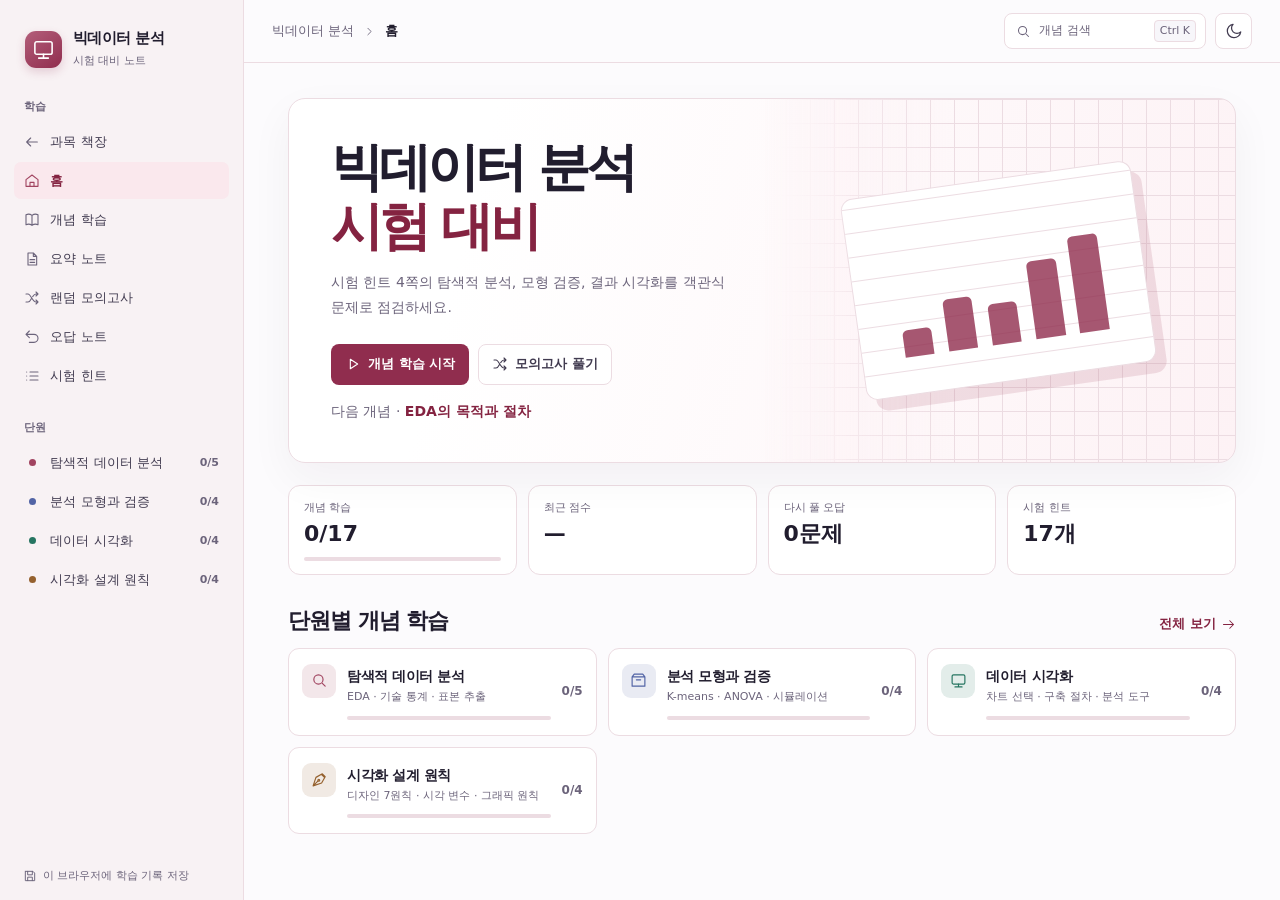
<file: big-data-analysis.html>
<!DOCTYPE html>
<html lang="ko" data-theme="light">
<head>
<meta charset="utf-8">
<meta name="viewport" content="width=device-width, initial-scale=1, viewport-fit=cover">
<meta name="description" content="빅데이터 분석 시험 힌트 요약, 객관식 연습과 모의고사">
<title>빅데이터 분석 시험 대비</title>
<script>
try { document.documentElement.dataset.theme = localStorage.getItem('big-data-exam-theme') === 'dark' ? 'dark' : 'light'; } catch {}
</script>
<link rel="stylesheet" href="study.css">
<style>
:root {
  --accent:#a14460; --accent-strong:#902d4e; --accent-ink:#842341;
  --tint:#fae8ed; --tint-2:#fdf2f5; --side:#f8f2f4; --line:#ecdce2;
}
[data-theme=dark] {
  --accent:#f1acc1; --accent-strong:#efafc4; --accent-ink:#ffd0de;
  --tint:#4c2c39; --tint-2:#392631; --side:#271e26; --bg:#211a21;
  --surface:#2f2430; --soft:#392c3a; --line:#4d3a48; --ink:#f6eef5; --body:#eddae7; --muted:#c5aebf;
}
.brand-mark { background:linear-gradient(145deg,#b35e7a,#902d4e); box-shadow:0 4px 10px #902d4e30 }
.hero-art { display:grid; place-items:center }
.chart-preview {
  width:62%; height:56%; display:flex; align-items:flex-end; gap:7%; padding:12% 9% 8%;
  background:repeating-linear-gradient(0deg,transparent 0 23px,var(--line) 23px 24px) var(--surface);
  border:1px solid var(--line); border-radius:12px;
  box-shadow:9px 12px 0 color-mix(in srgb,var(--accent) 15%,transparent);
  transform:rotate(-8deg);
}
.chart-preview i { flex:1; height:var(--height); border-radius:5px 5px 0 0; background:var(--accent-strong); opacity:.8 }
.hint-table td:nth-child(3) { width:18%; white-space:normal }
@media(max-width:500px) {
  .hero-content { max-width:100% }
  .hero-art { opacity:.24 }
  .chart-preview { width:73% }
}
</style>
</head>
<body>
<a class="skip-link" href="#main">본문으로 건너뛰기</a>
<aside class="sidebar" id="sidebar" aria-label="학습 메뉴"></aside>
<div class="nav-overlay" id="nav-overlay" aria-hidden="true"></div>
<div class="shell" id="shell">
  <header class="topbar">
    <button class="icon-button mobile-menu" id="mobile-menu" type="button" aria-label="메뉴 열기" aria-controls="sidebar" aria-expanded="false"></button>
    <div class="crumb" id="breadcrumb"></div>
    <div class="top-actions">
      <button type="button" class="search-trigger" id="search-trigger"></button>
      <button type="button" class="icon-button" id="theme-toggle"></button>
    </div>
  </header>
  <main class="workspace" id="main" tabindex="-1"></main>
</div>
<dialog id="search-dialog" aria-labelledby="search-title">
  <div class="dialog-inner">
    <div class="dialog-head"><h2 id="search-title">개념 검색</h2><button type="button" class="icon-button close-dialog" aria-label="검색 닫기"></button></div>
    <input class="search-input" id="search-input" type="search" placeholder="예: 층화추출, ANOVA, 시각 변수" aria-label="검색어" autocomplete="off">
    <div class="search-results" id="search-results"></div>
  </div>
</dialog>
<dialog id="submit-dialog" aria-labelledby="submit-title">
  <div class="dialog-inner">
    <h2 id="submit-title">모의고사를 제출할까요?</h2>
    <p class="small" id="submit-message"></p>
    <div class="submit-actions"><button class="button close-dialog" type="button">계속 풀기</button><button class="button primary" type="button" id="confirm-submit">제출하고 채점</button></div>
  </div>
</dialog>
<noscript>퀴즈를 풀려면 브라우저에서 JavaScript를 켜 주세요.</noscript>
<script id="study-data">
const subject = {
  name:'빅데이터 분석', tagline:'시험 대비 노트', icon:'monitor',
  storage:'big-data-exam-study-v1', theme:'big-data-exam-theme',
  heroTitle:'빅데이터 분석<br><span>시험 대비</span>',
  heroArt:'<div class="chart-preview"><i style="--height:25%"></i><i style="--height:48%"></i><i style="--height:38%"></i><i style="--height:73%"></i><i style="--height:90%"></i></div>',
  lede:'시험 힌트 4쪽의 탐색적 분석, 모형 검증, 결과 시각화를 객관식 문제로 점검하세요.',
  flow:'힌트 문제 → 핵심 개념 → 확인 문제',
  introLabel:'힌트 문제', hintLabel:'힌트', hintColumn:'시험 힌트 · 핵심 답',
  hintsDescription:'시험 힌트 4쪽을 주제별로 정리했습니다. 항목을 누르면 개념과 확인 문제를 볼 수 있어요.'
};

const units = [
  {id:'exploration',title:'탐색적 데이터 분석',subtitle:'EDA · 기술 통계 · 표본 추출',icon:'search',color:'#a14460'},
  {id:'models',title:'분석 모형과 검증',subtitle:'K-means · ANOVA · 시뮬레이션',icon:'box',color:'#5264a5'},
  {id:'visualization',title:'데이터 시각화',subtitle:'차트 선택 · 구축 절차 · 분석 도구',icon:'monitor',color:'#267561'},
  {id:'visual-design',title:'시각화 설계 원칙',subtitle:'디자인 7원칙 · 시각 변수 · 그래픽 원칙',icon:'pen',color:'#95612e'}
];
const notes = [];
const hints = [];
const questions = [];

function topic(id, unit, title, pageNumber, sheet, terms, cue, quiz) {
  const page = '힌트지 ' + pageNumber + '쪽';
  notes.push({id,unit,title,page,sheet,terms,cue});
  hints.push([title,page,id,sheet[1]]);
  quiz.forEach(([prompt,correct,distractors,explanation],index) => {
    questions.push({
      id:id + '-' + (index + 1), noteId:id, prompt,
      options:[correct,...distractors], answer:0, explanation, type:'객관식'
    });
  });
}

topic('eda', 'exploration', 'EDA의 목적과 절차', 1,
  ['탐색적 데이터 분석(EDA)의 흐름은?', '데이터 수집 → 시각화 탐색 → 패턴 노출 → 인사이트 발견'], [
    ['탐색적 데이터 분석','시각화와 통계를 이용해 원천 데이터의 구조·특성·패턴을 파악하고, 이상 항목을 찾는다.'],
    ['가설과의 관계','가설 설정 전에 데이터를 이해한다. 탐색으로 결과 해석의 바탕이 되는 가정을 살피고 검토할 수도 있다.']
  ], '수집한 데이터를 시각화해 패턴을 발견하고 의미를 해석한다.', [
    ['가설을 세우기 전에 그래프와 요약 통계로 데이터 구조와 이상 항목을 확인하는 작업은?', '탐색적 데이터 분석', ['시각화 배포','시뮬레이션 타당성 평가','그래픽 디자인'], 'EDA는 시각화와 통계를 활용해 데이터 자체의 성질부터 파악한다.'],
    ['힌트지의 EDA 작업 순서로 알맞은 것은?', '수집 → 시각화 탐색 → 패턴 노출 → 인사이트 발견', ['수집 → 인사이트 발견 → 시각화 탐색 → 패턴 노출','패턴 노출 → 수집 → 인사이트 발견 → 시각화 탐색','시각화 탐색 → 패턴 노출 → 수집 → 인사이트 발견'], '수집한 데이터에서 시각적으로 패턴을 찾아 해석한다.']
  ]);

topic('summary-statistics', 'exploration', '기술 통계', 1,
  ['개수·평균·최댓값·최솟값·중앙값·분산의 영문은?', 'count · mean/average · maximum · minimum · median · variance'], [
    ['기술 통계','관측한 자료의 특징을 수치나 그래프로 요약한다.'],
    ['개수와 범위의 양 끝','count는 개수, maximum은 최댓값, minimum은 최솟값이다.'],
    ['중심과 퍼짐','mean/average는 평균, median은 순서대로 놓았을 때의 중앙값, variance는 퍼짐을 나타내는 분산이다.']
  ], 'mean은 평균, median은 중앙값, variance는 퍼짐.', [
    ['자료를 크기 순으로 정렬했을 때 가운데 위치를 나타내는 통계량은?', 'median', ['mean','minimum','variance'], 'median은 중앙값이다. mean은 평균이다.'],
    ['데이터가 얼마나 퍼져 있는지 나타내는 통계량은?', 'variance', ['count','maximum','average'], 'variance는 분산이다.']
  ]);

topic('data-types', 'exploration', '분석 대상 자료 유형', 1,
  ['우편번호와 학교급(초등 1·중학 2·고등 3·대학 4)은 각각 어떤 자료인가?', '우편번호는 명목자료, 학교급에 부여한 숫자는 순서자료'], [
    ['질적 자료','피부색·혈액형·지역명처럼 범주를 나타낸다. 범주에 숫자를 붙일 수도 있다.'],
    ['양적 자료','환자 수·몸무게·키·시험 성적처럼 숫자의 양이나 크기가 의미 있다.'],
    ['명목자료와 순서자료','명목자료의 숫자는 우편번호처럼 구분용이다. 순서자료의 숫자는 학교급처럼 단계의 순서를 나타낸다.']
  ], '숫자의 역할을 본다. 이름표는 명목, 순위는 순서, 양은 양적 자료.', [
    ['숫자가 양이나 등급을 뜻하지 않고 대상을 구분하는 데만 쓰이는 자료는?', '우편번호', ['키','몸무게','환자 수'], '우편번호는 지역을 구분하는 명목자료다. 숫자 차이에 양적인 뜻이 없다.'],
    ['중학교·고등학교·대학교에 단계 순으로 숫자를 붙인 자료의 유형은?', '순서자료', ['명목자료','양적 자료','분산'], '학교급에 부여한 숫자는 크기 차이보다 정해진 단계의 순서를 뜻한다.']
  ]);

topic('sampling', 'exploration', '표본 추출 방법', 1,
  ['단순 확률·계통·층화·집락 추출의 구별 기준은?', '같은 확률로 무작위 / 일정 간격 / 각 층에서 표본 추출 / 무작위로 고른 군집에서 추출'], [
    ['단순 확률추출','모집단에서 개인이 뽑힐 확률을 같게 두고 무작위로 뽑는다.'],
    ['계통추출','목록에서 일정한 표집 간격마다 뽑는다. 예를 들어 일정 간격이 10이면 10번째마다 한 명을 뽑는다.'],
    ['층화추출','모집단을 특성별 층으로 나눈 뒤 각 층에서 일부를 무작위로 뽑는다.'],
    ['집락추출','모집단이 여러 군집으로 이뤄져 있을 때 무작위로 고른 군집을 대상으로 표본을 뽑는다.']
  ], '층화는 모든 층에서 조금씩, 집락은 먼저 군집을 고른다.', [
    ['1·2·3학년으로 나눈 뒤 모든 학년에서 학생을 무작위로 몇 명씩 뽑았다. 어떤 방법인가?', '층화추출', ['집락추출','계통추출','단순 확률추출'], '모든 층에서 각각 표본을 뽑으므로 층화추출이다.'],
    ['명단에서 한 사람을 뽑고 이후 10번째마다 한 사람씩 뽑는 방법은?', '계통추출', ['단순 확률추출','층화추출','집락추출'], '일정한 표집 간격을 반복해 적용하는 방식이다.']
  ]);

topic('eda-methods', 'exploration', 'EDA 시각화 기법', 2,
  ['일변량·이변량·다변량 시각화에서 각각 무엇을 살피나?', '한 변수의 특성 / 두 변수의 관계 / 여러 변수의 상호작용'], [
    ['일변량 시각화','각 변수의 분포와 요약 특성을 하나씩 본다.'],
    ['이변량 시각화와 요약 통계','두 변수 사이의 관계를 살핀다.'],
    ['다변량 시각화','여러 변수의 관계와 상호작용을 함께 살핀다.'],
    ['클러스터링과 차원 축소','변수가 많은 데이터를 분석하거나 고차원 데이터를 시각적으로 파악할 때 활용한다.']
  ], '한 변수는 분포, 두 변수는 관계, 여러 변수는 상호작용.', [
    ['키와 몸무게 두 변수의 관계를 보려 할 때 적절한 방식은?', '이변량 시각화', ['일변량 시각화','다변량 시각화','공간 시각화'], '두 변수 사이의 관계를 보는 문제다.'],
    ['여러 데이터 열이 함께 어떤 관계를 보이는지 파악하기 위한 시각화는?', '다변량 시각화', ['일변량 시각화','이변량 시각화','시간 시각화'], '다변량 시각화는 여러 요인의 관계를 동시에 살핀다.']
  ]);

topic('clustering-regression', 'models', 'K-means와 선형회귀분석', 2,
  ['K-means와 선형회귀분석은 각각 무엇에 쓰이나?', 'K-means는 거리 기반 군집화, 선형회귀분석은 결과 예측'], [
    ['K-means 클러스터링','정답 그룹을 미리 주지 않고 데이터와 각 그룹 중심 사이의 거리를 이용해 비슷한 데이터끼리 묶는다. 시장 세분화, 패턴 인식, 이미지 압축 등에 쓴다.'],
    ['선형회귀분석','변수 사이의 선형 관계를 이용해 결과를 예측하는 데 사용한다.']
  ], 'K-means는 중심과 거리, 선형회귀는 관계와 예측.', [
    ['각 데이터가 어느 그룹 중심에 가까운지 비교해 군집을 만드는 기법은?', 'K-means 클러스터링', ['선형회귀분석','ANOVA 분석','계통추출'], '그룹 중심과 데이터 사이의 거리가 핵심 단서다.'],
    ['변수 간 선형 관계를 이용하여 결과를 예측하는 기법은?', '선형회귀분석', ['K-means 클러스터링','집락추출','ANOVA 분석'], '선형회귀분석은 선형 관계를 이용한 결과 예측에 쓰인다.']
  ]);

topic('mining-anova', 'models', '데이터 마이닝과 ANOVA', 2,
  ['데이터 마이닝과 ANOVA 분석의 목적은?', '데이터 마이닝은 패턴·규칙 발견, ANOVA는 집단 평균 차이 검정'], [
    ['데이터 마이닝','대량 데이터에서 패턴·관계·규칙을 찾아 유용한 정보를 추출하는 과정이다.'],
    ['ANOVA(분산분석)','집단 평균에 차이가 있는지 검정한다. 집단 안의 변동과 집단 사이의 변동을 비교해 판단한다.']
  ], '마이닝은 규칙 찾기, ANOVA는 분산을 비교해 평균 차이를 판단.', [
    ['대량의 데이터에서 반복되는 패턴과 관계를 찾아 쓸 만한 정보를 추출하는 과정은?', '데이터 마이닝', ['계통추출','시각화 배포','시뮬레이션 타당성 평가'], '데이터 마이닝은 데이터에 숨어 있는 패턴과 규칙을 찾는다.'],
    ['ANOVA가 집단 내 변동과 집단 간 변동을 비교하는 목적은?', '집단 평균의 차이를 검정하려고', ['중앙값을 구하려고','데이터를 일정 간격으로 뽑으려고','데이터를 가까운 중심에 배정하려고'], 'ANOVA는 분산을 이용해 집단 평균의 차이를 검정한다.']
  ]);

topic('fit-errors', 'models', '일반화·훈련 오류와 모형 적합', 2,
  ['오버피팅과 언더피팅의 차이는?', '오버피팅은 훈련 자료에 지나치게 맞춤 / 언더피팅은 훈련 자료의 규칙도 충분히 학습하지 못함'], [
    ['일반화 오류와 오버피팅(과적합)','훈련 자료에 지나치게 맞춘 모형은 훈련 자료에서 잘 맞아도 새 자료에서 성능이 떨어질 수 있다.'],
    ['훈련 오류와 언더피팅(과소적합)','모형이 기본 규칙도 충분히 배우지 못하면 훈련 자료에서도 오차가 클 수 있다.']
  ], '훈련만 잘 맞고 새 자료에서 약하면 과적합, 훈련부터 잘 안 맞으면 과소적합을 의심한다.', [
    ['훈련 데이터는 잘 맞지만 처음 보는 데이터에서 정확도가 크게 떨어졌다. 어떤 현상에 가까운가?', '오버피팅(과적합)', ['언더피팅(과소적합)','계통추출','집락추출'], '훈련 자료의 특성을 지나치게 반영하면 새 데이터로 일반화하기 어렵다.'],
    ['모형이 너무 단순해 훈련 데이터에 있는 기본 규칙도 제대로 찾지 못했다. 어떤 현상인가?', '언더피팅(과소적합)', ['오버피팅(과적합)','일변량 시각화','차원 축소'], '과소적합은 모형이 훈련 자료조차 충분히 설명하지 못하는 상태다.']
  ]);

topic('simulation', 'models', '시뮬레이션과 타당성 평가', 2,
  ['시뮬레이션으로 분석 모형의 타당성을 어떻게 평가하나?', '실제 데이터를 입력하고 모형 결과와 실제 값의 오차를 비교한다.'], [
    ['시뮬레이션','현실 일부를 본뜬 모형으로 가상 실험을 진행해 가능한 상황을 분석하고 예측하는 기법이다.'],
    ['타당성 평가','모형이 현실을 얼마나 잘 재현하는지 확인한다. 모형을 통해 얻은 결과를 실제 값과 비교해 오차가 작으면 더 잘 모사한 것으로 볼 수 있다.']
  ], '현실 모사 → 가상 실험 → 결과와 실제 값의 오차 비교.', [
    ['현실을 모사한 모형에서 여러 상황을 가상 실험하는 기법은?', '시뮬레이션', ['단순 확률추출','데이터 마이닝','시각 변수 선택'], '현실과 비슷한 조건을 모형에 만들어 결과를 살펴보는 방법이다.'],
    ['시뮬레이션으로 모형이 현실을 잘 재현하는지 확인하는 방법은?', '모형 결과와 실제 데이터의 오차를 비교한다.', ['데이터 시각화 도구의 수를 센다.','훈련 자료의 행 수만 비교한다.','그래프의 색상 수를 확인한다.'], '같은 조건에서 모형 결과가 실제 값과 얼마나 가까운지 본다.']
  ]);

topic('visualization-goals', 'visualization', '데이터 시각화의 목적', 3,
  ['데이터 시각화의 주요 목적 세 가지는?', '직관적 요약 / 패턴 발견과 현상 파악 / 미래 예측에 기여'], [
    ['데이터 시각화','차트·그래프·지도·도표 등으로 데이터를 이해하기 쉽게 표현하는 절차나 기술이다.'],
    ['무엇을 돕나','큰 자료를 요약하고 숨어 있는 패턴을 보여 준다. 파악한 정보를 미래의 변화를 예측하는 데 활용할 수 있다.']
  ], '요약해서 이해하고, 패턴을 찾아 예측에 활용한다.', [
    ['여러 해의 판매 자료를 한눈에 이해할 수 있도록 그래프로 표현하는 절차는?', '데이터 시각화', ['집락추출','모형의 타당성 평가','데이터 마이닝'], '데이터 시각화는 차트와 그래프 등으로 정보의 이해를 돕는다.'],
    ['데이터 시각화의 목적으로 알맞은 것은?', '자료를 요약해 숨겨진 패턴과 현상을 파악한다.', ['표본 간격을 반드시 같게 정한다.','정량 자료의 수치 정보를 제거한다.','훈련 자료에서 오차가 없도록 모형을 바꾼다.'], '요약과 패턴 발견은 시각화의 대표 목적이다.']
  ]);

topic('chart-types', 'visualization', '시간·분포·비교·공간 시각화', 3,
  ['시간·분포·비교·공간 시각화의 대표 예는?', '시간은 선그래프 / 분포는 파이 차트 / 비교는 히트맵 / 공간은 카토그램'], [
    ['시간 시각화','시간의 흐름에 따른 변화를 본다. 힌트에는 선·계단식·영역 차트, 산점도, 막대·누적 막대그래프가 나온다.'],
    ['분포 시각화','데이터의 구성과 비중을 살핀다. 도넛·파이 차트, 트리맵, 누적 막대·누적 영역 차트가 예다.'],
    ['비교 시각화','항목 간 차이를 비교한다. 막대그래프, 히트맵, 평행 좌표계가 예다.'],
    ['공간 시각화','지리적 위치나 구역에 데이터를 얹는다. 지도, 등치 지역도, 플롯맵, 카토그램, 등치선도가 예다.']
  ], '같은 그래프도 쓰는 목적에 따라 분류가 겹칠 수 있다.', [
    ['지역별 값을 지도의 구역별 색으로 보여 준 등치 지역도는 어떤 시각화인가?', '공간 시각화', ['시간 시각화','분포 시각화','비교 시각화'], '지도 위에서 지리적 구역에 값을 대응시키는 공간 시각화다.'],
    ['힌트지의 분류에서 도넛 차트·평행 좌표계·선그래프의 대표 용도를 순서대로 고르면?', '분포 → 비교 → 시간', ['시간 → 공간 → 분포','비교 → 분포 → 공간','공간 → 시간 → 비교'], '도넛 차트는 비중, 평행 좌표계는 비교, 선그래프는 시간에 따른 변화에 사용한다.']
  ]);

topic('visualization-workflows', 'visualization', '시각화 개발과 SW 구축 절차', '3–4',
  ['시각화 개발 3단계와 SW 구축 5단계는?', '구조화 → 시각화 → 시각 표현 / 기획 → 모델링 → 디자인 → 구축 → 배포 및 유지보수'], [
    ['구조화 단계','목표를 정하고, 데이터 패턴과 표현 방법을 탐색하고, 요건과 사용자 시나리오·데이터 스토리를 정한다.'],
    ['시각화 단계','도구와 기술을 선택하고 시각화를 구현한다.'],
    ['시각 표현 단계','그래프를 보정하고 중요한 요소를 강조한다. 품질을 높이고 인터랙션을 적용한 뒤 결과를 검증한다.'],
    ['시각화 SW 구축 절차','시각화 기획 → 시각화 모델링 → 시각화 디자인 → 시각화 구축 → 시각화 배포 및 유지보수.']
  ], '도구 선택·구현은 시각화, 보정·강조·검증은 시각 표현.', [
    ['그래프 보정, 전달 요소 강조, 결과 검증이 이뤄지는 개발 단계는?', '시각 표현 단계', ['구조화 단계','시각화 단계','시각화 모델링 단계'], '시각 표현 단계에서는 구현한 그래프를 다듬고 검증한다.'],
    ['시각화 SW 구축 절차의 순서로 알맞은 것은?', '기획 → 모델링 → 디자인 → 구축 → 배포 및 유지보수', ['기획 → 디자인 → 모델링 → 구축 → 배포 및 유지보수','모델링 → 기획 → 구축 → 디자인 → 배포 및 유지보수','기획 → 모델링 → 배포 및 유지보수 → 디자인 → 구축'], '기획 후 모델링과 디자인을 마치고 구축한 결과를 배포한다.']
  ]);

topic('visualization-tools', 'visualization', '시각화 분석 도구', 3,
  ['Matplotlib·Seaborn, ggplot2, D3.js를 각각 어디서 쓰나?', 'Matplotlib·Seaborn은 Python / ggplot2는 R / D3.js는 웹 JavaScript'], [
    ['Tableau·Power BI','Tableau는 사용자 친화적인 대화형 대시보드 도구, Power BI는 기업용 비즈니스 인텔리전스 플랫폼이다.'],
    ['Python·R','Python에서는 Matplotlib과 Seaborn을 사용한다. 통계 분석에 특화된 R의 시각화 패키지로 ggplot2를 사용한다.'],
    ['D3.js','SVG와 HTML을 활용해 웹 시각화와 상호작용을 구현하는 JavaScript 라이브러리다.'],
    ['QlikView/Qlik Sense','데이터를 직접 조작하며 탐색하는 대화형 대시보드와 비즈니스 인텔리전스 기능을 제공한다.']
  ], 'Python은 Matplotlib·Seaborn, R은 ggplot2, 웹은 D3.js.', [
    ['언어와 시각화 라이브러리의 짝이 순서대로 올바른 것은?', 'Python–Seaborn / R–ggplot2', ['Python–ggplot2 / R–Seaborn','Python–D3.js / R–Matplotlib','Python–Power BI / R–D3.js'], 'Seaborn은 Python, ggplot2는 R 생태계의 시각화 도구다.'],
    ['SVG와 HTML을 활용해 브라우저에서 상호작용이 있는 그래프를 만드는 JavaScript 라이브러리는?', 'D3.js', ['Matplotlib','ggplot2','Qlik Sense'], 'D3.js는 웹 기반 시각화를 위한 JavaScript 라이브러리다.']
  ]);

topic('information-design', 'visual-design', '정보 시각화 디자인 7원칙', 4,
  ['힌트지에 나온 정보 시각화 디자인 7원칙은?', '시각적 비교 / 인과 관계 / 다중 변수 / 조화로운 배치 / 질·연관성·진실성 / 공간 순서 / 정량성 유지'], [
    ['비교와 관계','시각적 비교를 강화하고, 인과 관계를 보여 주며, 다중 변수를 표시한다.'],
    ['배치와 신뢰','텍스트·그래픽·데이터를 조화롭게 배치한다. 콘텐츠의 질·연관성·진실성을 분명히 한다.'],
    ['순서와 수치','힌트지의 순서 원칙은 ‘시간 순이 아닌 공간 순으로 나열’이다. 정량적 자료의 정량성은 유지한다.']
  ], '비교·인과·다중 변수, 배치·신뢰, 공간 순서·수치 유지.', [
    ['힌트지의 정보 시각화 디자인 7원칙에 들어가는 것은?', '정량적 자료의 정량성을 유지한다.', ['변수가 많으면 항상 한 변수만 남긴다.','텍스트와 그래픽은 항상 따로 배치한다.','콘텐츠 간 연관성은 숨긴다.'], '수치 자료를 표현할 때 양적 비교에 필요한 정보를 보존한다.'],
    ['다중 변수와 인과 관계를 다루는 방법으로 7원칙에 맞는 것은?', '여러 변수를 표시하고 원인과 결과를 보여 준다.', ['여러 변수를 표시하되 관계는 숨긴다.','변수를 하나만 남기고 모든 인과 관계를 지운다.','꾸밈 요소를 늘려 변수를 알아보기 어렵게 한다.'], '다중 변수를 표시하라는 원칙과 인과 관계를 보여 주라는 원칙이 있다.']
  ]);

topic('visual-elements', 'visual-design', '시각 기호와 시각 변수', 4,
  ['시각 기호와 시각 변수의 예는?', '기호는 선·원·면·입체 / 변수는 크기·모양·질감·색도'], [
    ['시각 기호','데이터를 나타내는 표현 그 자체다. 선, 원, 면, 입체가 예다.'],
    ['시각 변수','기호에서 값을 전달하기 위해 바꾸는 속성이다. 크기, 모양, 질감, 색도가 예다.'],
    ['같은 그림에서 구별하기','판매량이 클수록 원을 크게 그리면, 원은 시각 기호이고 원의 크기는 시각 변수다.']
  ], '기호는 무엇을 그렸는지, 변수는 기호의 무엇을 바꿨는지.', [
    ['원으로 매장을 표시하고, 원이 클수록 매출이 높다고 할 때 시각 변수는?', '원의 크기', ['원 기호 자체','매장 수','매출 데이터의 개수'], '데이터 값에 따라 바꾼 시각적 속성이 크기다.'],
    ['시각 기호와 시각 변수의 짝이 올바른 것은?', '기호는 선 / 변수는 질감', ['기호는 질감 / 변수는 선','기호는 색도 / 변수는 면','기호는 크기 / 변수는 입체'], '선과 면은 기호이며 크기, 질감, 색도는 기호의 속성이다.']
  ]);

topic('visual-properties', 'visual-design', '시각 변수의 성질', 4,
  ['시각 변수 성질 다섯 가지는?', '선택성 · 관련성 · 정량성 · 순서성 · 변종의 수'], [
    ['선택성·관련성','선택성은 특정 기호를 쉽게 골라낼 수 있는 성질이다. 관련성은 다른 표현에서도 같은 집단이나 같은 종류임을 알아볼 수 있는 성질이다.'],
    ['정량성·순서성','정량성은 수치 차이를 읽을 수 있는 성질, 순서성은 어느 쪽이 크거나 작은지 알아볼 수 있는 성질이다.'],
    ['변종의 수','시각 변수가 과제에 필요한 성질을 유지하면서 구별해 표현할 수 있는 변형의 수다.']
  ], '골라내기는 선택성, 같은 그룹은 관련성, 수치 차이는 정량성, 대소는 순서성.', [
    ['정확한 수치를 몰라도 어느 값이 더 큰지 알아볼 수 있게 하는 성질은?', '순서성', ['관련성','선택성','변종의 수'], '순서성의 기준은 어느 값이 더 크거나 작은지 구별하는 것이다.'],
    ['하나의 기호가 다른 기호들 사이에서 쉽게 눈에 띄고 골라지는 성질은?', '선택성', ['정량성','관련성','순서성'], '선택성은 특정 기호를 다른 기호와 빠르게 구별하는 성질이다.']
  ]);

topic('graphic-design', 'visual-design', '시각화를 위한 그래픽 디자인 원칙', 4,
  ['그래픽 디자인 원칙 여섯 가지는?', '단순성 · 목적성 · 일관성 · 가시성 · 용이성 · 간결성'], [
    ['단순성·간결성','단순성은 복잡한 요소를 덜어 핵심을 드러내는 것, 간결성은 필요한 정보에 집중해 짧고 효과적으로 전달하는 것이다.'],
    ['목적성·일관성','목적성은 사용자 요구와 전달 목표에 맞게 디자인하는 것, 일관성은 색·폰트·배치 규칙을 통일하는 것이다.'],
    ['가시성·용이성','가시성은 중요한 데이터와 패턴을 시각적으로 두드러지게 하는 것, 용이성은 쓴 정보가 명확하고 이해하기 쉽게 하는 것이다.']
  ], '목표에 맞게, 표현은 통일하고, 핵심은 잘 보이게 전달한다.', [
    ['여러 그래프에서 같은 범주에 같은 색을 쓰고 글꼴과 레이아웃을 통일하는 원칙은?', '일관성', ['목적성','가시성','정량성'], '표현 규칙을 일관되게 유지하면 사용자가 화면을 바꿔도 같은 의미로 이해한다.'],
    ['중요한 데이터 포인트를 다른 점보다 더 잘 보이도록 시각적으로 강조하는 원칙은?', '가시성', ['목적성','일관성','간결성'], '가시성은 중요한 정보와 패턴이 눈에 잘 들어오게 하는 원칙이다.']
  ]);
</script>
<script id="study-app" src="study-app.js"></script>
</body>
</html>
</file>
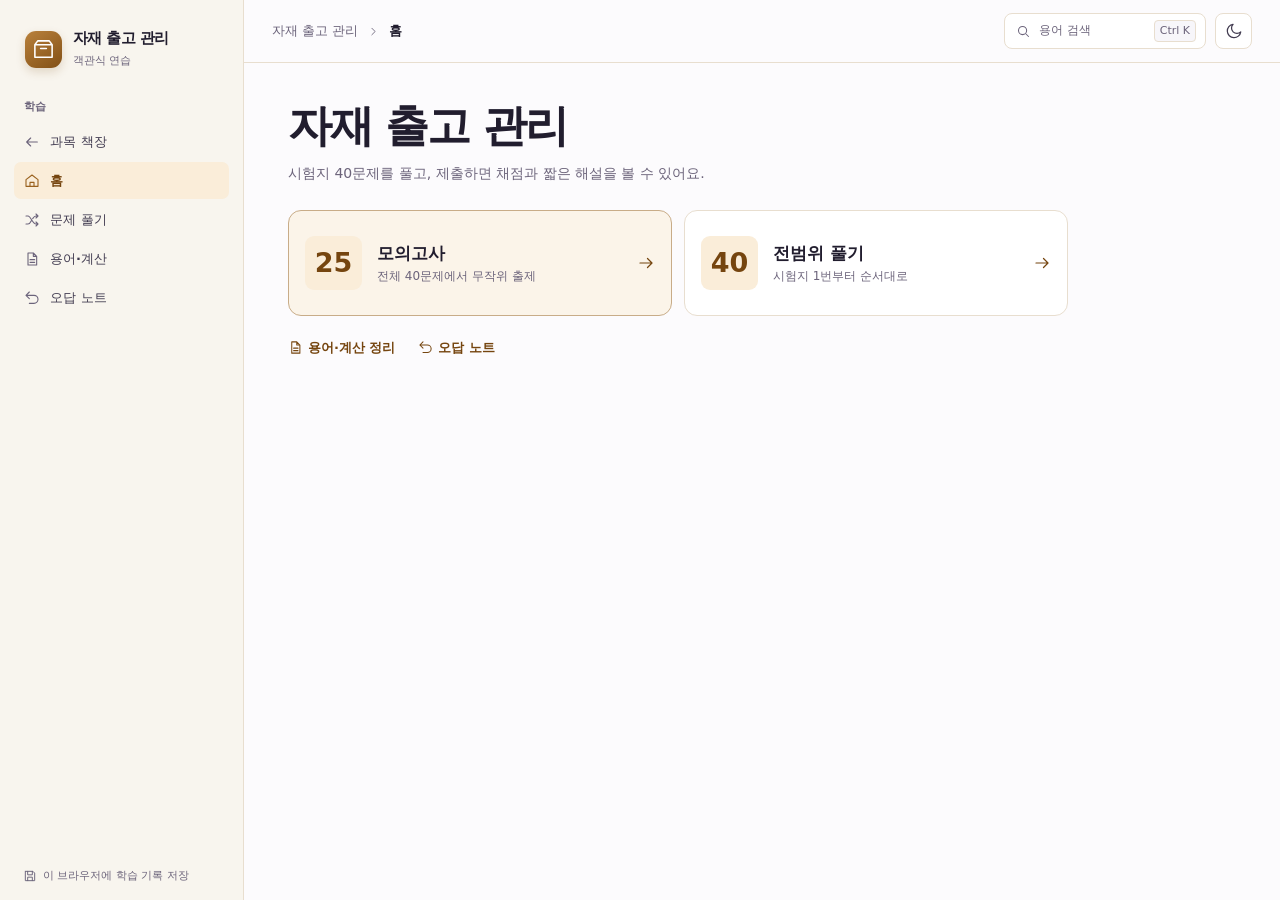
<file: materials-dispatch.html>
<!doctype html>
<html lang="ko">
<head>
<meta charset="utf-8">
<meta name="viewport" content="width=device-width,initial-scale=1">
<meta name="description" content="자재 출고 관리 객관식 40문제, 25문제 모의고사, 용어와 계산 공식">
<title>자재 출고 관리 시험 대비</title>
<script>
try { document.documentElement.dataset.theme = localStorage.getItem('materials-exam-theme') === 'dark' ? 'dark' : 'light'; } catch {}
</script>
<link rel="stylesheet" href="study.css">
<style>
:root {
  --accent:#99611e; --accent-strong:#825016; --accent-ink:#75450f;
  --tint:#faedd9; --tint-2:#fbf4e9; --side:#f8f5ee; --line:#e8decf;
}
[data-theme=dark] {
  --accent:#e3b478; --accent-strong:#e3b478; --accent-ink:#f2c995;
  --tint:#483624; --tint-2:#352a20; --side:#241f1a; --bg:#201b17;
  --surface:#2d251e; --soft:#382d23; --line:#504234; --ink:#f4ede4; --body:#e7d7c6; --muted:#bdad9b;
}
.brand-mark { background:linear-gradient(145deg,#b9813c,#825016); box-shadow:0 4px 10px #82501630 }
.practice-modes { display:grid; grid-template-columns:repeat(2,minmax(0,1fr)); gap:12px; max-width:780px; margin:16px 0 }
.practice-mode {
  display:grid; grid-template-columns:auto minmax(0,1fr) auto; align-items:center; gap:15px;
  min-height:106px; padding:16px; text-align:left; background:var(--surface);
  border:1px solid var(--line); border-radius:13px; transition:border-color .15s,background .15s;
}
.practice-mode:hover { border-color:var(--accent); background:var(--soft) }
.practice-primary { background:var(--tint-2); border-color:color-mix(in srgb,var(--accent) 40%,var(--line)) }
.practice-count {
  display:grid; place-items:center; min-width:57px; height:54px; padding:0 8px; border-radius:9px;
  background:var(--tint); color:var(--accent-ink); font-size:27px; font-weight:800; font-variant-numeric:tabular-nums;
}
.practice-mode strong,.practice-mode small { display:block }
.practice-mode strong { font-size:17px }
.practice-mode small { color:var(--muted); font-size:12px }
.practice-mode > .icon { color:var(--accent-ink) }
.practice-links { display:flex; flex-wrap:wrap; gap:12px 23px; margin-top:21px }
.practice-resume { display:flex; flex-wrap:wrap; align-items:center; justify-content:space-between; gap:14px; max-width:780px }
.practice-resume h2,.practice-glossary h2 { font-size:18px }
.practice-resume p { color:var(--muted); margin-top:4px; font-size:13px }
.practice-glossary { display:grid; gap:12px; max-width:780px; margin-bottom:18px }
.practice-glossary .panel { scroll-margin-top:80px }
.practice-glossary h2 { margin-bottom:10px }
.question-title strong { color:var(--accent-ink); font-weight:850 }
@media(max-width:640px) {
  .practice-modes { grid-template-columns:minmax(0,1fr) }
  .practice-mode { min-height:84px }
}
</style>
</head>
<body>
<a class="skip-link" href="#main">본문으로 건너뛰기</a>
<aside class="sidebar" id="sidebar" aria-label="학습 메뉴"></aside>
<div class="nav-overlay" id="nav-overlay" aria-hidden="true"></div>
<div class="shell" id="shell">
  <header class="topbar">
    <button class="icon-button mobile-menu" id="mobile-menu" type="button" aria-label="메뉴 열기" aria-controls="sidebar" aria-expanded="false"></button>
    <div class="crumb" id="breadcrumb"></div>
    <div class="top-actions">
      <button type="button" class="search-trigger" id="search-trigger"></button>
      <button type="button" class="icon-button" id="theme-toggle"></button>
    </div>
  </header>
  <main class="workspace" id="main" tabindex="-1"></main>
</div>
<dialog id="search-dialog" aria-labelledby="search-title">
  <div class="dialog-inner">
    <div class="dialog-head"><h2 id="search-title">용어 검색</h2><button type="button" class="icon-button close-dialog" aria-label="검색 닫기"></button></div>
    <input class="search-input" id="search-input" type="search" placeholder="예를 들어 상계, 샘플링, 소요량" aria-label="검색어" autocomplete="off">
    <div class="search-results" id="search-results"></div>
  </div>
</dialog>
<dialog id="submit-dialog" aria-labelledby="submit-title">
  <div class="dialog-inner">
    <h2 id="submit-title">답안을 제출할까요?</h2>
    <p class="small" id="submit-message"></p>
    <div class="submit-actions"><button class="button close-dialog" type="button">계속 풀기</button><button class="button primary" type="button" id="confirm-submit">제출하고 채점</button></div>
  </div>
</dialog>
<noscript>문제를 풀려면 브라우저에서 JavaScript를 켜 주세요.</noscript>
<script id="study-data">
const subject = {
  name:'자재 출고 관리', tagline:'객관식 연습', icon:'box',
  storage:'materials-exam-study-v1', theme:'materials-exam-theme',
  lede:'시험지 40문제를 풀고, 제출하면 채점과 짧은 해설을 볼 수 있어요.',
  practice:{
    mockCount:25,
    glossary:[
      {id:'dispatch-terms',title:'출고 용어',terms:[
        ['일괄 출고','여러 부품을 조립에 쓸 수 있게 한꺼번에 내보내는 방식.'],
        ['현물 대체 · 입고 수량 상계','현물 대체는 자재를 다른 실물로 보충하는 것. 상계는 처리할 수량을 입고 수량에서 빼서 맞추는 것. 자재를 돌려보내는지(반품), 폐기하는지(미반품)와 조합해 유형을 구분한다.'],
        ['선입선출','먼저 들어온 자재를 먼저 내보내는 원칙.'],
        ['이상 발생','규격·수량이 요청과 다르거나 파손·불량이 있으면 출고를 보류하고 담당자에게 확인한다. 발견 내용과 처리 과정은 기록한다.']
      ]},
      {id:'inspection-transport',title:'검사·운반 용어',terms:[
        ['치수 검사','길이·두께·지름·높이 같은 크기를 잰다. 동작 여부는 성능을 보는 항목이다.'],
        ['샘플링 검사','전체 자재 중 일부를 표본으로 뽑아 검사하는 방식.'],
        ['계수의 용이성','용기에 담긴 자재의 개수를 쉽게 셀 수 있다는 뜻.'],
        ['운반 합리화 원칙','활성화는 바로 움직일 수 있게 받침대나 대차에 두기, 단위 화물은 운반 도구 하나에 한 종류만 싣기, 재취급 방지는 옮기고 다시 쌓는 일을 줄이기, 트레일러는 적재한 트레일러째 공급하기.']
      ]},
      {id:'calculations',title:'계산 공식',terms:[
        ['자재 소요량','제품 1개당 필요한 자재 수 × 생산할 제품 수. 7번은 3 × 200 = 600개, 25번은 5 × 60 = 300개.'],
        ['부피','가로 × 세로 × 높이. 세 변이 50cm, 50cm, 80cm라면 부피는 200,000cm³.']
      ]}
    ]
  }
};

const units = [
  {id:'plan',title:'출고 계획'},
  {id:'inspection',title:'출고 검사'},
  {id:'exceptions',title:'이상 발생 처리'},
  {id:'amount',title:'공정별 종류·수량'},
  {id:'method',title:'형태별 출고 방법'},
  {id:'size',title:'형상·크기별 출고 방법'}
];
const notes = [];
const hints = [];
const questions = [];

function question(number, unit, prompt, options, answer, explanation, glossary) {
  questions.push({
    id:'materials-' + number, number, unit, prompt, options,
    answer:answer - 1, explanation, glossary, type:'객관식'
  });
}

question(1,'plan','소요 자재 출고 계획을 세우는 주된 목적은?',[
  '자재 구매 가격을 높이기','자재 입고 기록을 최소화하기','자재 종류를 최소화하기','창고 출고량을 최대화하기','생산에 필요한 자재를 필요한 수량만큼 공급하기'
],5,'생산 일정에 맞춰 필요한 자재를 필요한 수량만큼 공급하는 것이 목적이다.');

question(2,'plan','소요 자재 출고 계획을 세울 때 무엇을 고려해야 하나?',[
  '보관 위치와 관계없이 같은 순서로 출고','생산 계획과 관계없이 일괄 출고','가격과 구매처만 고려','창고 공간을 비우기 위해 일정 없이 출고','생산 계획과 자재 소요량'
],5,'생산 계획을 기준으로 언제 어떤 자재가 얼마나 필요한지 파악한다.');

question(3,'plan','생산 계획에 따라 필요한 자재의 종류와 수량을 파악하는 일은?',[
  '자재 폐기','제품 광고','거래처 평가','자재 소요량 산정','판매 가격 결정'
],4,'소요량 산정은 생산에 필요한 자재 종류와 수량을 계산하는 일이다.','calculations');

question(4,'plan','제품 조립에 필요한 여러 부품을 한꺼번에 출고하는 방식은?',[
  '납품용 출고','일괄 출고','개별 출고','부품 출고','현장 출고'
],2,'여러 부품을 모아 한 번에 내보내므로 일괄 출고다.','dispatch-terms');

question(5,'plan','반품의 유형에 해당하지 <strong>않는</strong> 것은?',[
  '반품 후 폐기 대체','반품 후 현물 대체','반품 후 입고 수량 상계','미반품(폐기) 현물 대체','미반품(폐기) 입고 수량 상계'
],1,'반품 여부를 먼저 구분하고, 현물 대체 또는 입고 수량 상계로 처리한다.','dispatch-terms');

question(6,'plan','일반적인 출고 분류에서 기타 출고에 해당하지 <strong>않는</strong> 것은?',[
  '생산 출고','샘플 출고','폐기 출고','시험 출고','서비스 부품 출고'
],1,'업종별 업무 프로세스 표준모델은 샘플·폐기·시험·서비스 부품 출고를 기타 출고로 분류한다. 첨부 사진에는 ③에 표시가 있어 학교 정답표 확인이 필요하다. <a class="text-link" href="https://www.scribd.com/document/616128513/%EC%97%85%EC%A2%85%EB%B3%84-%EC%97%85%EB%AC%B4-%ED%94%84%EB%A1%9C%EC%84%B8%EC%8A%A4-%ED%91%9C%EC%A4%80%EB%AA%A8%EB%8D%B8-%EC%A0%9C1%EC%B0%A8%EA%B8%88%EC%86%8D%EC%82%B0%EC%97%85" target="_blank" rel="noopener noreferrer">표준모델 38쪽</a>');

question(7,'plan','제품 1개에 자재 3개가 든다. 제품 200개를 만들 때 자재는 몇 개 필요한가?',[
  '200개','300개','500개','600개','700개'
],4,'제품당 3개 × 제품 200개 = 자재 600개.','calculations');

question(8,'plan','자재 보관 장소의 관리 방법으로 적절하지 <strong>않은</strong> 것은?',[
  '보관 중 품질을 유지한다','종류와 규격별로 나누어 보관한다','변색 우려가 있는 자재를 햇빛이 잘 드는 곳에 둔다','보관 위치를 쉽게 찾도록 표시한다','먼저 입고된 자재부터 출고한다'
],3,'햇빛에 변색될 수 있는 자재는 직사광선을 피해서 보관한다.','dispatch-terms');

question(9,'plan','출고 계획을 수립할 때 자재의 규격을 확인하는 이유는?',[
  '창고를 최대한 넓히기 위해','생산에 적합한 자재를 공급하기 위해','출고 기록을 생략하기 위해','생산 계획을 바꾸지 않기 위해','자재 가격을 낮추기 위해'
],2,'규격을 확인하면 해당 공정에 맞는 크기와 성능의 자재를 공급할 수 있다.');

question(10,'inspection','자재 출고 검사의 목적은?',[
  '출고 자재가 요구 품질과 규격에 맞는지 확인한다','자재 구매 가격을 결정한다','창고의 전체 재고를 파악한다','자재 구매처를 바꾼다','자재 출고 기록을 확인한다'
],1,'출고 전에 사용할 자재가 정해진 품질과 규격에 적합한지 검사한다.');

question(11,'inspection','출고 검사 기준을 미리 정하는 주된 목적은?',[
  '검사자의 기분에 따라 판단하기','검사 결과를 임의로 바꾸기','검사 결과의 일관성과 객관성을 확보하기','검사 절차를 생략하기','모든 자재를 표본검사로 합격시키기'
],3,'미리 정한 기준을 적용하면 검사자가 달라져도 같은 근거로 판정할 수 있다.');

question(12,'inspection','출고 검사 기준 항목에 해당하지 <strong>않는</strong> 것은?',[
  '외관 검사','성능 검사','유통 검사','포장 검사','식별 검사'
],3,'외관·성능·포장·식별은 출고 자재를 검사하는 항목이다. 이 문항의 유통 검사는 해당 항목에 없다.','inspection-transport');

question(13,'inspection','치수 검사 항목에 해당하지 <strong>않는</strong> 것은?',[
  '동작','길이','두께','지름','높이'
],1,'치수 검사는 길이, 두께, 지름, 높이 같은 크기를 잰다. 동작 여부는 성능 검사에 가깝다.','inspection-transport');

question(14,'inspection','샘플링 검사에 대한 설명으로 알맞은 것은?',[
  '모든 자재를 검사한다','전체에서 일부를 표본으로 뽑아 검사한다','검사 없이 출고한다','구매 방법과 품질을 비교한다','자재를 하나도 빠짐없이 검사한다'
],2,'샘플링은 일부를 대표 표본으로 뽑아 검사하는 방식이다.','inspection-transport');

question(15,'exceptions','출고 중 이상이 발생했을 때의 처리 기준을 세우는 목적은?',[
  '구매 가격을 올리기','자재 종류를 줄이기','비슷한 규격으로 그대로 출고하기','일관되고 신속하게 대응하기','실제 출고 수량에 맞춰 요청서를 고치기'
],4,'미리 처리 기준을 정해 두면 이상이 생겼을 때 같은 절차로 빠르게 대응할 수 있다.');

question(16,'exceptions','출고하려는 자재의 규격이 요청과 다를 때 적절한 조치는?',[
  '비슷하므로 그대로 출고한다','기록 없이 지급한다','규격을 임의로 바꾼다','부족한 수량을 다른 자재로 대체한다','출고를 보류하고 담당자의 지시에 따라 처리한다'
],5,'요청 규격과 다르면 출고를 보류하고 담당자에게 확인한다.','dispatch-terms');

question(17,'exceptions','출고 중 이상 발생 사실을 기록하는 가장 중요한 이유는?',[
  '기록 업무량을 늘리려고','원인과 처리 과정을 추적하려고','자재 구매를 중단하려고','담당자의 책임을 없애려고','공정별 생산 계획과 소요량을 파악하려고'
],2,'발생 시점, 원인, 조치를 남겨야 이후 경위를 확인하고 재발을 막을 수 있다.','dispatch-terms');

question(18,'exceptions','출고 내용과 자재 상태를 확인했을 때 이상이 <strong>없는</strong> 경우는?',[
  '출고 수량이 틀림','자재 규격이 다름','출고 자재가 파손됨','요청과 다르게 작업자 개인 판단으로 출고함','요청서와 실제 출고 내용이 일치함'
],5,'수량·규격 불일치나 자재 파손은 이상에 해당한다. 요청서와 실제 출고 내용이 일치하면 정상이다.');

question(19,'exceptions','자재 출고 중 이상이 생길 수 있는 원인은?',[
  '출고 전 자재명과 규격을 확인함','정해진 출고 절차를 지킴','출고 결과를 정확히 기록함','자재명과 규격을 확인하지 않고 출고함','재고를 정기적으로 확인함'
],4,'자재명과 규격을 확인하지 않으면 다른 자재가 출고될 수 있다.');

question(20,'exceptions','이상 발생 처리 기준을 개선할 때 가장 중요하게 반영할 것은?',[
  '실제 이상 사례와 원인 분석 결과','보고 절차 전체 삭제','기존 기준의 즉시 폐기','이상 기록 삭제','담당자의 개인 선호'
],1,'실제로 어떤 문제가 왜 생겼는지 분석한 뒤 처리 기준을 개선한다.');

question(21,'amount','공정별 출고 자재를 파악하는 주된 목적은?',[
  '구매 단가를 낮추고 거래처를 바꾸기','공정에 필요한 자재 종류와 수량을 확인해 생산 차질을 막기','창고에 있는 재고를 무조건 최소화하기','근무 시간을 확인해 인건비를 절감하기','완제품 판매 가격을 정하기'
],2,'공정마다 필요한 자재를 제때 공급하면 자재 부족으로 생산이 멈추는 일을 줄일 수 있다.');

question(22,'amount','공정별 자재 출고 수량을 정할 때 고려할 사항은?',[
  '자재 구매 가격과 거래처 규모','창고 위치와 작업자 근무 시간','공정별 생산 계획과 자재 소요량','완제품 판매 가격과 소비자 선호','공급업체 홍보와 판매 실적'
],3,'공정별 생산 계획을 기준으로 필요한 자재량을 파악한다.','calculations');

question(23,'amount','공정별 자재 출고 목록을 작성하는 주된 목적은?',[
  '자재 종류와 수량을 공정별로 관리하기','자재 가격을 임의로 바꾸기','품질 검사를 없애기','창고 크기를 늘리기','생산 계획을 취소하기'
],1,'목록으로 공정마다 어떤 자재를 얼마나 출고하는지 확인할 수 있다.');

question(24,'amount','자재가 과잉 출고되는 것을 방지하는 방법은?',[
  '출고 수량을 임의로 정한다','출고 기록을 남기지 않는다','모든 공정에 같은 수량을 지급한다','공정별 소요량과 현재 쓸 수 있는 재고를 확인한다','자재 규격을 확인하지 않는다'
],4,'소요량과 사용 가능한 재고를 대조하면 필요한 양을 넘겨 출고하는 일을 줄일 수 있다.');

question(25,'amount','제품 1개에 자재 A가 5개 필요하다. 제품 60개를 생산할 때 A는 몇 개 필요한가?',[
  '120개','180개','240개','300개','360개'
],4,'제품당 5개 × 제품 60개 = 자재 300개.','calculations');

question(26,'amount','공정별 출고 자재를 잘못 파악하면 어떤 문제가 생길 수 있나?',[
  '필요한 자재가 정확히 공급된다','재고량을 항상 정확히 파악할 수 있다','자재 부족이나 생산 지연이 생길 수 있다','자재 품질이 자동으로 좋아진다','출고 기록이 필요 없어진다'
],3,'필요한 수량보다 적게 공급되면 자재가 부족해져 생산이 늦어질 수 있다.');

question(27,'amount','공정별 출고 자재를 파악할 때 확인 사항으로 적절하지 <strong>않은</strong> 것은?',[
  '자재명','자재 규격','공정별 필요 수량','출고 예정일','경험에 따라 어림잡은 수량'
],5,'필요 수량은 생산 계획과 소요량을 근거로 파악한다.');

question(28,'amount','제품 1개당 필요한 자재량이 같을 때 생산량이 늘면 총 자재 소요량은?',[
  '줄어든다','생산량과 관계없다','늘어난다','별도 계산 없이 자동으로 변경된다','쓸 자재의 양이 줄어든다'
],3,'제품당 소요량에 생산량을 곱하므로 생산량이 늘면 총 소요량도 늘어난다.','calculations');

question(29,'amount','출고 작업을 효율적으로 하면 생산 기간 단축과 무엇에 기여할 수 있나?',[
  '납기 단축','정보 전달','소요 수량 파악','생산 계획 수립','출고 자재의 총수량'
],1,'생산이 빨라지면 납품까지 걸리는 시간도 줄일 수 있다.');

question(30,'amount','공정별 출고 운반의 원칙에 맞지 <strong>않는</strong> 것은?',[
  '총 이동 거리를 파악한다','예상 운반 거리를 계산한다','공정별로 가장 짧은 경로를 정한다','중복 경로와 낭비되는 이동 거리를 줄인다','이동 거리를 고려하지 않고 운반한다'
],5,'운반 경로는 이동 거리를 파악한 뒤 불필요한 경로를 줄여 정한다.');

question(31,'amount','자재 운반을 쉽게 하는 운반 합리화 원칙에 해당하지 <strong>않는</strong> 것은?',[
  '활성화의 원칙','운반 높이의 원칙','단위 화물의 원칙','재취급 방지의 원칙','트레일러의 원칙'
],2,'시험지에 나온 네 가지 원칙은 활성화, 단위 화물, 재취급 방지, 트레일러다.','inspection-transport');

question(32,'method','출고 자재의 형태와 특성에 따라 출고 방법을 다르게 정하는 이유는?',[
  '재고 기록을 생략하기','자재 가격을 올리기','손상과 안전사고를 예방하고 효율적으로 운반하기','모든 자재를 똑같이 포장하기','출고 시간을 늘리기'
],3,'자재에 맞는 포장과 운반 방법을 쓰면 손상과 사고를 줄일 수 있다.');

question(33,'method','액체 자재를 출고할 때 무엇을 확인해야 하나?',[
  '액체의 색상만 확인한다','다른 자재와 섞어 운반한다','용기의 크기만 확인한다','용기를 눕혀서 운반한다','용기의 밀폐 상태와 누출 여부를 확인한다'
],5,'뚜껑과 밀폐 상태를 점검해 운반 중 액체가 새는 것을 막는다.');

question(34,'method','유리처럼 깨지기 쉬운 자재를 출고할 때 적절한 방법은?',[
  '높은 곳에서 아래로 던져 전달한다','충격 방지 포장재를 쓰고 파손 주의 표시를 한다','포장 없이 운반한다','무거운 물건 아래에 적재한다','흔들리도록 느슨하게 포장한다'
],2,'완충재는 충격을 줄이고 주의 표시는 운반 담당자가 조심해서 다루도록 돕는다.');

question(35,'method','자재 형태에 따른 출고 방법을 정할 때 자재 자체의 특성에 해당하지 <strong>않는</strong> 것은?',[
  '자재의 중량','자재의 크기와 형태','자재의 위험성','자재 운송 절차','자재의 파손 가능성'
],4,'중량·형태·위험성·파손 가능성은 자재의 특성이며, 운송 절차는 작업 방법이다.');

question(36,'method','전용 운반 용기를 제작할 때 고려할 기준에 해당하지 <strong>않는</strong> 것은?',[
  '자재의 유용성','운반의 용이성','계수의 용이성','공간의 활용성','취급의 용이성'
],1,'전용 용기는 운반·개수 세기·취급이 쉽고 공간을 잘 쓸 수 있게 설계한다.','inspection-transport');

question(37,'method','자재 형태에 맞는 출고 방법을 표준화하면 어떤 효과가 있나?',[
  '자재 손상과 출고 오류를 줄일 수 있다','모든 자재의 포장 방법이 무조건 같아진다','창고 재고량이 줄어든다','자재 수량을 확인할 필요가 없어진다','출고 기록을 작성하지 않아도 된다'
],1,'같은 형태의 자재에 정해진 방법을 적용하면 작업 편차와 실수가 줄어든다.');

question(38,'size','자재의 형상과 크기에 따라 출고 방법을 다르게 정하는 이유는?',[
  '모든 자재를 같은 상자에 넣기','자재 크기를 임의로 바꾸기','창고 재고량을 늘리기','출고 기록을 생략하기','특성에 맞게 포장·운반해 안전사고를 막기'
],5,'자재마다 모양과 크기가 달라 안정적으로 포장하고 옮기는 방법도 달라진다.');

question(39,'size','출고하려는 자재 크기가 요청서의 규격과 다를 때 적절한 조치는?',[
  '규격 차이를 무시하고 출고한다','출고 요청서를 임의로 삭제한다','담당 부서에 확인한 뒤 처리한다','다른 자재와 섞어서 출고한다','확인 없이 출고 수량만 기록한다'
],3,'규격이 맞는지 담당 부서에 확인한 뒤 지시에 따라 처리한다.','dispatch-terms');

question(40,'size','길이가 서로 다른 목재를 출고할 때 적절한 방법은?',[
  '길이를 구분하지 않고 무작위로 적재한다','수량만 확인하고 길이는 확인하지 않는다','긴 목재를 통로에 둔다','길이와 중량에 따라 구분해 안정적으로 적재한다','목재가 튀어나와도 그대로 둔다'
],4,'길이와 무게를 고려해서 나누어 싣고, 목재가 기울거나 흔들리지 않게 적재한다.');
</script>
<script id="study-app" src="study-app.js"></script>
</body>
</html>
</file>
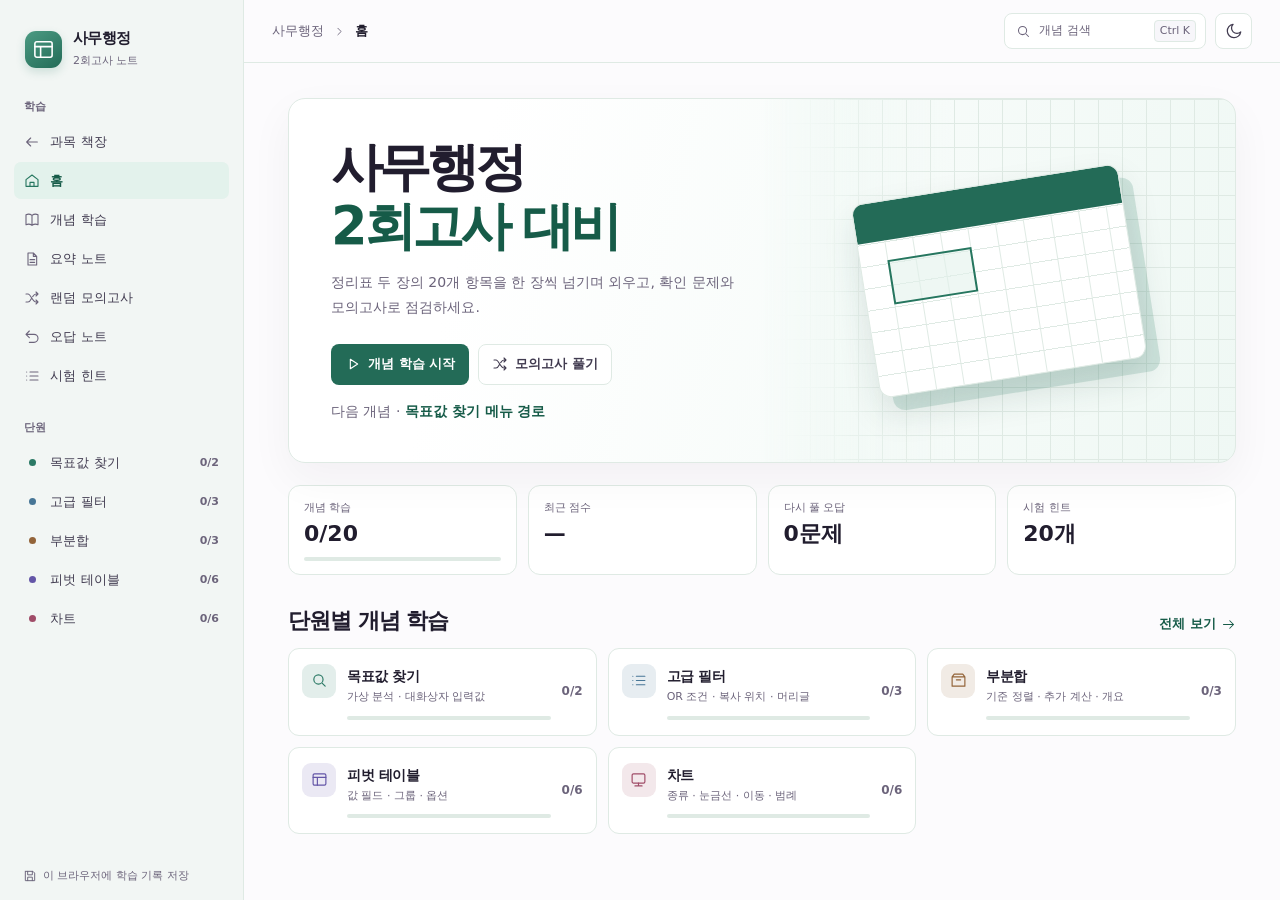
<file: office-administration.html>
<!DOCTYPE html>
<html lang="ko" data-theme="light">
<head>
<meta charset="utf-8">
<meta name="viewport" content="width=device-width, initial-scale=1, viewport-fit=cover">
<meta name="description" content="사무행정 2회고사 Excel 메뉴 정리, 랜덤 모의고사와 오답 노트">
<title>사무행정 2회고사 대비</title>
<script>
try { document.documentElement.dataset.theme = localStorage.getItem('office-exam-theme') === 'dark' ? 'dark' : 'light'; } catch {}
</script>
<link rel="stylesheet" href="study.css">
<style>
:root{--accent:#26765f;--accent-strong:#236b57;--accent-ink:#165b48;--tint:#e3f2ec;--tint-2:#eff8f4;--side:#f2f6f4;--line:#dfeae4}
[data-theme=dark]{--accent:#9bd5bc;--accent-strong:#92cdb4;--accent-ink:#b3e6d1;--tint:#2c463d;--tint-2:#263730;--side:#1b2623;--bg:#17201d;--surface:#202b27;--soft:#293632;--line:#374840;--ink:#ecf5ef;--body:#d4e5dd;--muted:#adc4b8}
.brand-mark{background:linear-gradient(145deg,#4c9b83,#236b57);box-shadow:0 4px 10px #2b7c6330}
.hero-art{display:grid;place-items:center}.sheet-preview{width:57%;height:54%;transform:rotate(-9deg);border:1px solid var(--line);border-radius:12px;overflow:hidden;background:var(--surface);box-shadow:12px 15px 0 color-mix(in srgb,var(--accent) 17%,transparent),0 17px 34px #193e3622}
.sheet-preview-top{height:20%;background:var(--accent-strong)}.sheet-preview-grid{position:relative;height:80%;background:repeating-linear-gradient(90deg,transparent 0 27px,var(--line) 27px 28px),repeating-linear-gradient(0deg,transparent 0 21px,var(--line) 21px 22px)}
.sheet-preview-grid i{position:absolute;left:27px;top:20px;width:85px;height:45px;border:2px solid var(--accent);background:color-mix(in srgb,var(--tint) 60%,transparent)}
.source-line{margin-top:10px}.excel-example{border:1px solid var(--line);border-radius:8px;margin-top:12px;padding:8px 11px;font-size:13px}.excel-example summary{cursor:pointer;font-weight:700}.excel-example figure{margin:9px 0 0}.excel-example img{display:block;max-width:100%;max-height:310px;object-fit:contain}.excel-example figcaption{margin-top:7px}
@media(max-width:500px){.sheet-preview{width:72%}.hero-content{max-width:100%}.hero-art{opacity:.27}}
</style>
</head>
<body>
<a class="skip-link" href="#main">본문으로 건너뛰기</a>
<aside class="sidebar" id="sidebar" aria-label="학습 메뉴"></aside>
<div class="nav-overlay" id="nav-overlay" aria-hidden="true"></div>
<div class="shell" id="shell">
  <header class="topbar">
    <button class="icon-button mobile-menu" id="mobile-menu" type="button" aria-label="메뉴 열기" aria-controls="sidebar" aria-expanded="false"></button>
    <div class="crumb" id="breadcrumb"></div>
    <div class="top-actions">
      <button type="button" class="search-trigger" id="search-trigger"></button>
      <button type="button" class="icon-button" id="theme-toggle"></button>
    </div>
  </header>
  <main class="workspace" id="main" tabindex="-1"></main>
</div>
<dialog id="search-dialog" aria-labelledby="search-title">
  <div class="dialog-inner">
    <div class="dialog-head"><h2 id="search-title">개념 검색</h2><button type="button" class="icon-button close-dialog" aria-label="검색 닫기"></button></div>
    <input class="search-input" id="search-input" type="search" placeholder="예: 가상 분석, 빈 셀, 차트 이동" aria-label="검색어" autocomplete="off">
    <div class="search-results" id="search-results"></div>
  </div>
</dialog>
<dialog id="submit-dialog" aria-labelledby="submit-title">
  <div class="dialog-inner">
    <h2 id="submit-title">모의고사를 제출할까요?</h2>
    <p class="small" id="submit-message"></p>
    <div class="submit-actions"><button class="button close-dialog" type="button">계속 풀기</button><button class="button primary" type="button" id="confirm-submit">제출하고 채점</button></div>
  </div>
</dialog>
<noscript>퀴즈를 풀려면 브라우저에서 JavaScript를 켜 주세요.</noscript>
<script id="study-data">
const subject = {
  name:'사무행정', tagline:'2회고사 노트', icon:'layout',
  storage:'office-exam-study-v1', theme:'office-exam-theme',
  heroTitle:'사무행정<br><span>2회고사 대비</span>',
  heroArt:'<div class="sheet-preview"><div class="sheet-preview-top"></div><div class="sheet-preview-grid"><i></i></div></div>',
  lede:'정리표 두 장의 20개 항목을 한 장씩 넘기며 외우고, 확인 문제와 모의고사로 점검하세요.',
  flow:'정리표 문제 → 자세히 보기 → 확인 문제',
  introLabel:'정리표 문제', hintLabel:'정리표', hintColumn:'정리표 항목 · 정답',
  hintsDescription:'정리표 두 장의 20개 항목과 정답입니다. 항목을 누르면 해당 개념을 단계별로 학습합니다.',
  exampleLabel:'Excel 화면 예시'
};

const support = {
  goal:'https://support.microsoft.com/ko-kr/excel/use-goal-seek-to-find-the-result-you-want-by-adjusting-an-input-value',
  filter:'https://support.microsoft.com/ko-kr/excel/filter-by-using-advanced-criteria',
  pivot:'https://support.microsoft.com/ko-kr/excel/get-started/create-a-pivottable-to-analyze-worksheet-data',
  chart:'https://support.microsoft.com/ko-kr/excel/available-chart-types-in-office'
};

const units = [
  {id:'goal',title:'목표값 찾기',subtitle:'가상 분석 · 대화상자 입력값',icon:'search',color:'#2b7965'},
  {id:'filter',title:'고급 필터',subtitle:'OR 조건 · 복사 위치 · 머리글',icon:'list',color:'#477696'},
  {id:'subtotal',title:'부분합',subtitle:'기준 정렬 · 추가 계산 · 개요',icon:'box',color:'#936439'},
  {id:'pivot',title:'피벗 테이블',subtitle:'값 필드 · 그룹 · 옵션',icon:'layout',color:'#6456a7'},
  {id:'chart',title:'차트',subtitle:'종류 · 눈금선 · 이동 · 범례',icon:'monitor',color:'#a04c68'}
];

const sheet = {
  'goal-menu':['목표값 찾기 메뉴 경로','데이터 → 가상 분석 → 목표값 찾기'],
  'goal-dialog':['목표값 찾기 대화상자 설명','수식 셀: 수식이 들어 있는 셀 / 찾는 값: 수식이 가져야 할 목표 값'],
  'filter-or':['고급 필터 OR(또는) 조건 만드는 방법','서로 다른 행에 입력하기'],
  'filter-copy':["고급 필터에서 '다른 장소에 복사' 할 때 해야할 것",'목록 범위, 조건 범위, 복사 위치 지정하기'],
  'filter-heading':['고급 필터 조건 범위에서 머리글 작성 시 주의할 것','원본에 있는 머리글과 동일하게 입력해야 한다.'],
  'subtotal-sort':['부분합에서 정렬하는 이유','같은 구분 데이터가 연속되어 있어야 그룹별로 계산돼서'],
  'subtotal-add':['부분합을 추가로 만들 때 해야 할 것',"'새로운 값으로 대치' 체크 끄기"],
  'subtotal-outline':['부분합에서 개요 지우는 방법','데이터 → 그룹 해제 → 개요 지우기'],
  'pivot-insert':['피벗 테이블 메뉴 위치','삽입 → 피벗 테이블'],
  'pivot-values':['피벗 테이블 값 내용 바꾸는 메뉴','값 필드 설정'],
  'pivot-group':['피벗 테이블에서 숫자 그룹 만드는 메뉴','숫자 셀 우클릭 → 그룹'],
  'pivot-empty':["빈 셀에 '**' 표시하는 방법",'피벗 테이블 옵션 → 레이아웃 및 서식 → 빈 셀 표시에 ** 입력'],
  'pivot-merge':['피벗 테이블에서 병합 및 가운데 맞춤 하는 방법','피벗 테이블 옵션 → 레이블이 있는 셀 병합 및 가운데 맞춤'],
  'pivot-totals':['피벗 테이블에서 행의 총합계 표시 해제하는 메뉴 위치','요약 및 필터 탭'],
  'chart-type':['이미 만든 차트의 종류를 바꾸는 메뉴 위치','차트 디자인 → 차트 종류 변경'],
  'chart-grid':['차트 눈금선 바꾸는 메뉴 이름','주 눈금선 서식'],
  'chart-move':['차트를 새 시트로 옮기는 방법','차트 디자인 → 차트 이동'],
  'chart-texture':['차트 영역을 질감 - 파랑 박엽지로 채우는 메뉴','그림 또는 질감 채우기'],
  'chart-legend':['범례명 변경하는 메뉴 위치','차트 디자인 → 데이터 선택 → 계열 선택 → 편집'],
  'chart-callout':["차트에 '말풍선: 모서리가 둥근 사각형 설명선' 넣는 방법",'삽입 → 일러스트레이션 → 도형']
};

const notes = [];
const hints = [];
const questions = [];

function topic(id, unit, title, terms, cue, quiz, source = null) {
  const page = hints.length < 12 ? '정리표 1장' : '정리표 2장';
  notes.push({id,unit,title,page,terms,cue,source,sheet:sheet[id]});
  hints.push([sheet[id][0],page,id,sheet[id][1]]);
  quiz.forEach(([prompt,correct,choices,explanation],index) => {
    const isOX = typeof correct === 'boolean';
    questions.push({
      id:id + '-' + (index + 1),noteId:id,prompt,
      options:isOX ? ['O','X'] : [correct,...choices],
      answer:isOX && !correct ? 1 : 0,
      explanation,
      type:isOX ? 'O/X' : '객관식'
    });
  });
}

topic('goal-menu','goal','목표값 찾기 메뉴 경로',[
  ['메뉴 경로','데이터 → 가상 분석 → 목표값 찾기'],
  ['언제 쓰나','수식의 결과가 정해져 있을 때 그 결과를 만드는 입력값을 구한다.']
], '결과를 먼저 정하고 입력값을 찾는다.', [
  ['목표값 찾기를 여는 메뉴 경로는?', '데이터 → 가상 분석 → 목표값 찾기', ['데이터 → 정렬 및 필터 → 고급','삽입 → 피벗 테이블','차트 디자인 → 데이터 선택'], '데이터 탭에서 가상 분석을 열고 목표값 찾기를 선택한다.'],
  ['매출 수식의 결과가 500,000원이 되도록 판매 수량 하나를 구하려고 한다. 어떤 기능을 쓰는가?', '목표값 찾기', ['고급 필터','부분합','피벗 테이블'], '원하는 수식 결과를 만족할 입력값을 역으로 구하는 기능이다.'],
  ['목표값 찾기는 데이터 탭의 가상 분석 메뉴에 있다.', true, null, '정리표의 경로는 데이터 → 가상 분석 → 목표값 찾기다.']
], {url:support.goal,label:'Microsoft 목표값 찾기 도움말'});

topic('goal-dialog','goal','목표값 찾기 대화상자',[
  ['수식 셀','결과를 계산하는 수식이 들어 있는 셀을 지정한다.'],
  ['찾는 값','해당 수식이 가져야 할 목표 결과값을 숫자로 입력한다.']
], '수식 셀 = 계산 위치 · 찾는 값 = 목표 숫자', [
  ['목표값 찾기에서 찾는 값에 입력할 내용은?', '수식의 목표 결과값', ['수식의 셀 주소','값을 바꿀 셀의 주소','현재 계산 결과의 셀 서식'], '찾는 값에는 수식이 도달해야 하는 숫자를 적는다.'],
  ['C2에 수식이 있고, B2를 조정해 C2의 결과를 300으로 만들려고 한다. 수식 셀과 찾는 값은?', '수식 셀 C2, 찾는 값 300', ['수식 셀 B2, 찾는 값 300','수식 셀 C2, 찾는 값 B2','수식 셀 300, 찾는 값 C2'], '수식이 들어 있는 C2를 지정하고 목표 결과 300을 입력한다. B2는 값을 바꿀 셀이다.'],
  ['목표값 찾기의 수식 셀에는 수식이 들어 있는 셀 주소를 지정한다.', true, null, '수식 셀은 결과가 계산되는 위치다.']
], {url:support.goal,label:'Microsoft 목표값 찾기 도움말'});

topic('filter-or','filter','고급 필터 OR 조건 만들기',[
  ['조건 배치','OR(또는)로 묶을 조건은 조건 범위의 서로 다른 행에 입력한다.'],
  ['예시','부서가 영업부이거나 총무부라면 부서 머리글 아래에 영업부, 총무부를 한 행씩 입력한다. 같은 행의 여러 조건은 AND(그리고)로 처리된다.']
], 'OR = 다른 행 · AND = 같은 행', [
  ['고급 필터에서 OR(또는) 조건을 만드는 배치는?', '서로 다른 행에 입력', ['같은 행에 입력','머리글 셀에 입력','복사 위치에 입력'], '조건 범위에서 서로 다른 행에 적은 조건은 OR로 처리된다.'],
  ['영업부이거나 실적이 100 이상인 행을 찾는다. 조건 범위에서 두 조건은 어떻게 배치하는가?', '부서 조건과 실적 조건을 서로 다른 행에 둔다.', ['부서 조건과 실적 조건을 같은 행에 둔다.','두 조건을 하나의 머리글에 합친다.','두 조건을 목록 범위의 제목 행에 쓴다.'], '둘 중 하나만 만족해도 되므로 각 조건을 다른 행에 놓는다.'],
  ['고급 필터의 조건 범위에서 같은 행의 조건들은 OR로 결합된다.', false, null, '같은 행은 AND, 서로 다른 행은 OR다.']
], {url:support.filter,label:'Microsoft 고급 필터 도움말',image:'https://support.microsoft.com/ko-kr/excel/media/sort-and-filter-section.png',alt:'Excel 데이터 탭의 정렬 및 필터 그룹에 있는 고급 명령'});

topic('filter-copy','filter','고급 필터에서 다른 장소에 복사',[
  ['복사 방식','고급 필터 대화상자에서 다른 장소에 복사를 선택한다.'],
  ['지정할 범위','목록 범위는 원본 데이터, 조건 범위는 머리글과 조건, 복사 위치는 결과를 놓을 곳이다.']
], '목록 범위 → 조건 범위 → 복사 위치', [
  ['다른 장소에 복사할 때 지정하는 세 항목은?', '목록 범위, 조건 범위, 복사 위치', ['목록 범위, 수식 셀, 찾는 값','조건 범위, 값 필드, 그룹 간격','복사 위치, 차트 종류, 원본 이름'], '원본, 필터 조건, 결과를 붙여 넣을 위치를 각각 정한다.'],
  ['원본은 A1:D30, 조건은 F1:G3, 결과를 놓을 곳은 I1이다. I1은 어느 항목에 지정하는가?', '복사 위치', ['목록 범위','조건 범위','수식 셀'], '복사 위치는 필터링 결과를 표시할 목적지다.'],
  ['다른 장소에 복사를 선택하면 결과를 표시할 위치를 지정한다.', true, null, '복사 위치를 지정해야 결과가 어느 영역에 들어갈지 결정된다.']
], {url:support.filter,label:'Microsoft 고급 필터 도움말'});

topic('filter-heading','filter','고급 필터 조건 범위의 머리글',[
  ['입력 원칙','일반 조건 범위의 머리글은 원본 목록에 있는 머리글과 동일하게 입력한다.'],
  ['예시','원본 열 이름이 판매 금액이면 조건 범위에도 판매 금액이라고 입력한다.']
], '조건 범위 머리글 = 원본 열 이름', [
  ['일반 고급 필터 조건 범위의 머리글 작성 원칙은?', '원본 머리글과 동일하게 입력한다.', ['원본과 유사한 줄임말로 바꾼다.','모든 머리글을 조건이라고 쓴다.','조건값만 입력하고 머리글을 생략한다.'], 'Excel이 조건을 적용할 원본 열을 찾도록 해당 열 이름을 동일하게 적는다.'],
  ['원본 머리글이 주문 수량이다. 이 열에 숫자 조건을 주려면 조건 범위 머리글은?', '주문 수량', ['주문량','수량 조건','원본 데이터'], '일반 조건의 머리글은 원본의 주문 수량과 일치해야 한다.'],
  ['일반 고급 필터에서 원본 머리글을 비슷한 뜻의 다른 말로 바꿔도 된다.', false, null, '조건 범위의 머리글은 원본에 있는 표현 그대로 적는다.']
]);

topic('subtotal-sort','subtotal','부분합 전에 정렬하는 이유',[
  ['정렬 기준','부분합의 그룹을 나눌 구분 열을 먼저 정렬한다.'],
  ['이유','같은 구분의 행들이 연속되어 있어야 같은 그룹으로 묶여 계산된다.']
], '같은 구분이 연속되어야 그룹별 계산', [
  ['부분합을 만들기 전에 구분 열로 정렬하는 이유는?', '같은 구분의 데이터가 연속되게 하려고', ['빈 셀을 별표로 표시하려고','원본 열의 머리글을 바꾸려고','결과를 새 시트로 옮기려고'], '부분합은 구분 값이 바뀌는 곳을 기준으로 묶으므로 같은 값이 모여 있어야 한다.'],
  ['부서별 부분합을 만들려는데 부서 행이 서로 섞여 있다. 먼저 무엇을 하는가?', '부서 열로 정렬한다.', ['금액 열로 정렬한다.','모든 금액을 같은 값으로 바꾼다.','차트 종류를 변경한다.'], '그룹을 나누는 기준인 부서 열로 정렬한다.'],
  ['부서별 부분합에서는 같은 부서 행들을 연속되게 모아 두는 것이 중요하다.', true, null, '동일한 구분의 데이터가 연속되어야 하나의 그룹으로 계산된다.']
]);

topic('subtotal-add','subtotal','기존 부분합에 계산 추가',[
  ['옵션','부분합 대화상자에서 새로운 값으로 대치의 체크를 끈다.'],
  ['예시','합계를 유지한 채 평균을 추가할 때 체크를 해제하고 평균을 선택한다.']
], '기존 부분합 유지 → 새로운 값으로 대치 해제', [
  ['부분합을 추가하면서 기존 부분합을 유지하려면?', '새로운 값으로 대치 체크를 끈다.', ['새로운 값으로 대치 체크를 켠다.','개요 지우기를 선택한다.','행의 총합계 표시를 끈다.'], '대치 옵션을 끄면 기존 부분합과 새 부분합을 함께 둘 수 있다.'],
  ['지역별 합계를 둔 채 개수도 계산하려고 한다. 개수를 선택하기 전에 어떤 옵션을 확인하는가?', '새로운 값으로 대치가 해제되어 있는지 확인한다.', ['레이블이 있는 셀 병합이 켜져 있는지 확인한다.','다른 장소에 복사가 켜져 있는지 확인한다.','차트 이동에서 새 시트를 지정했는지 확인한다.'], '기존 합계를 남겨야 하므로 부분합의 대치 옵션을 해제한다.'],
  ['기존 부분합에 계산을 추가할 때 새로운 값으로 대치에 체크한다.', false, null, '대치가 켜져 있으면 새 계산이 기존 부분합을 대체한다.']
]);

topic('subtotal-outline','subtotal','부분합에서 개요 지우기',[
  ['메뉴 경로','데이터 → 그룹 해제 → 개요 지우기'],
  ['대상','왼쪽의 그룹 표시와 접기·펼치기에 쓰이는 개요를 지우는 명령이다.']
], '그룹 해제 메뉴에서 개요 지우기', [
  ['정리표에서 부분합의 개요를 지우는 경로는?', '데이터 → 그룹 해제 → 개요 지우기', ['데이터 → 가상 분석 → 목표값 찾기','데이터 → 정렬 및 필터 → 고급','홈 → 지우기 → 모두 지우기'], '데이터 탭의 그룹 해제 메뉴에 있는 개요 지우기를 사용한다.'],
  ['부분합을 만든 뒤 왼쪽의 그룹 수준과 접기 표시를 없애려면?', '개요 지우기', ['새로운 값으로 대치','값 필드 설정','행의 총합계 표시 해제'], '그룹 수준을 표시하는 개요는 개요 지우기로 없앤다.'],
  ['개요 지우기는 데이터 탭에서 그룹 해제 메뉴를 열어 찾는다.', true, null, '정리표의 경로는 데이터 → 그룹 해제 → 개요 지우기다.']
]);

topic('pivot-insert','pivot','피벗 테이블 메뉴 위치',[
  ['메뉴 경로','삽입 → 피벗 테이블'],
  ['작업 순서','요약할 표나 범위를 선택한 뒤 피벗 테이블을 삽입한다.']
], '피벗 테이블 만들기 → 삽입', [
  ['피벗 테이블을 처음 만들 때 어느 탭을 선택하는가?', '삽입', ['데이터','차트 디자인','보기'], '삽입 탭에서 피벗 테이블을 선택한다.'],
  ['원본 거래 목록을 부서와 월별로 요약할 피벗 테이블을 만들려 한다. 사용할 명령은?', '삽입 → 피벗 테이블', ['데이터 → 가상 분석 → 목표값 찾기','차트 디자인 → 차트 이동','데이터 → 그룹 해제 → 개요 지우기'], '원본 표나 범위를 선택하고 피벗 테이블을 삽입한다.'],
  ['새 피벗 테이블을 만드는 명령은 삽입 탭에 있다.', true, null, '삽입 → 피벗 테이블 순서로 실행한다.']
], {url:support.pivot,label:'Microsoft 피벗 테이블 만들기 도움말'});

topic('pivot-values','pivot','피벗 테이블 값 내용 바꾸기',[
  ['명령','값 필드 설정'],
  ['예시','값을 합계로 표시하다가 평균으로 표시하려면 값 필드 설정에서 요약 방법을 바꾼다.']
], '합계·평균·개수 변경 → 값 필드 설정', [
  ['피벗 테이블의 값 요약 방법을 바꾸는 메뉴는?', '값 필드 설정', ['피벗 테이블 옵션','주 눈금선 서식','개요 지우기'], '값 필드 설정에서 합계, 평균, 개수 등의 집계 방법을 고른다.'],
  ['매출 합계 대신 매출 평균을 표시하려고 한다. 어디에서 바꾸는가?', '값 필드 설정', ['숫자 셀의 그룹 메뉴','레이아웃 및 서식의 빈 셀 표시','요약 및 필터의 행 총합계 표시'], '평균은 빈 셀 표시나 그룹화와 별개인 값 요약 방식이다.'],
  ['합계로 집계하던 필드를 개수로 바꿀 때 값 필드 설정을 쓸 수 있다.', true, null, '값 필드 설정에서 집계 함수를 선택한다.']
], {url:support.pivot,label:'Microsoft 값 필드 설정 도움말',image:'https://support.microsoft.com/ko-kr/excel/media/excel-pivottable-valuefieldsettings2.png',alt:'Excel 값 필드 설정 대화상자의 값 요약 기준 목록'});

topic('pivot-group','pivot','피벗 테이블에서 숫자 그룹 만들기',[
  ['메뉴 경로','피벗 테이블에서 숫자 항목 셀을 우클릭 → 그룹'],
  ['예시','연령이나 점수를 일정 간격의 구간으로 묶을 때 사용한다.']
], '숫자 항목 셀 우클릭 → 그룹', [
  ['피벗 테이블의 숫자 항목을 그룹으로 묶는 메뉴는?', '숫자 항목 셀 우클릭 → 그룹', ['숫자 항목 셀 우클릭 → 값 필드 설정','차트 디자인 → 데이터 선택','데이터 → 그룹 해제 → 개요 지우기'], '숫자 항목 셀의 바로 가기 메뉴에서 그룹을 선택한다.'],
  ['피벗 테이블에서 점수 항목을 10점 간격의 구간으로 묶으려면?', '점수 항목 셀을 우클릭한 뒤 그룹을 선택한다.', ['값 필드 설정에서 개수를 선택한다.','행의 총합계 표시를 해제한다.','레이블이 있는 셀 병합을 켠다.'], '숫자 그룹을 만들면 점수를 일정 범위 단위로 묶을 수 있다.'],
  ['숫자 항목 그룹은 값 요약 방법을 합계에서 평균으로 바꾸는 기능이다.', false, null, '그룹은 숫자 항목을 구간으로 묶는다. 평균으로 바꾸는 곳은 값 필드 설정이다.']
]);

topic('pivot-empty','pivot','피벗 테이블의 빈 셀에 ** 표시',[
  ['메뉴 경로','피벗 테이블 옵션 → 레이아웃 및 서식 → 빈 셀 표시'],
  ['입력할 값','빈 셀 표시를 설정하고 입력란에 별표 두 개(**)를 넣는다.']
], '빈 셀 표시 = 레이아웃 및 서식', [
  ['피벗 테이블의 빈 셀을 별표 두 개로 표시하는 옵션이 있는 탭은?', '레이아웃 및 서식', ['요약 및 필터','데이터 선택','차트 디자인'], '피벗 테이블 옵션의 레이아웃 및 서식 탭에서 빈 셀 표시를 설정한다.'],
  ['결과가 비어 있는 셀을 정리표 예시처럼 표시하려면 빈 셀 표시 입력란에 무엇을 적는가?', '**', ['*','0','빈 셀'], '정리표의 지정 표시 문자는 별표 두 개다.'],
  ['피벗 테이블의 빈 셀 표시를 바꾸려면 원본 데이터의 빈 셀을 직접 모두 편집해야 한다.', false, null, '피벗 테이블 옵션에서 보고서의 빈 셀에 표시할 값을 지정할 수 있다.']
]);

topic('pivot-merge','pivot','피벗 테이블의 레이블 병합 및 가운데 맞춤',[
  ['메뉴 경로','피벗 테이블 옵션 → 레이아웃 및 서식'],
  ['설정 이름','레이블이 있는 셀 병합 및 가운데 맞춤을 선택한다.']
], '레이블 병합은 피벗 테이블 옵션에서 설정', [
  ['피벗 테이블에서 레이블이 있는 셀을 병합하고 가운데로 맞추는 방법은?', '피벗 테이블 옵션에서 레이블이 있는 셀 병합 및 가운데 맞춤을 선택한다.', ['값 필드 설정에서 합계를 선택한다.','숫자 항목 셀을 우클릭해 그룹을 선택한다.','요약 및 필터에서 행 총합계를 해제한다.'], '정리표에서 안내하는 설정 이름은 레이블이 있는 셀 병합 및 가운데 맞춤이다.'],
  ['피벗 테이블의 레이블 병합 옵션을 찾는 대화상자는?', '피벗 테이블 옵션', ['차트 이동','목표값 찾기','값 필드 설정'], '피벗 테이블 옵션의 레이아웃 및 서식에서 레이블 배치를 설정한다.'],
  ['레이블이 있는 셀 병합 및 가운데 맞춤은 피벗 테이블의 레이아웃 설정이다.', true, null, '이 옵션은 레이블 셀을 병합하고 가운데에 맞춘다.']
]);

topic('pivot-totals','pivot','피벗 테이블의 행 총합계 표시 해제',[
  ['메뉴 경로','피벗 테이블 옵션 → 요약 및 필터'],
  ['설정','행의 총합계 표시 확인란을 해제한다.']
], '행 총합계 = 요약 및 필터', [
  ['피벗 테이블 옵션에서 행의 총합계 표시를 끄는 탭은?', '요약 및 필터', ['레이아웃 및 서식','차트 디자인','데이터 선택'], '요약 및 필터 탭에서 행의 총합계 표시를 해제한다.'],
  ['행의 총합계만 숨기고 값 필드의 집계 방식은 유지하려고 한다. 무엇을 변경하는가?', '요약 및 필터의 행 총합계 표시', ['값 필드 설정의 값 요약 기준','레이아웃 및 서식의 빈 셀 표시','그룹 해제 메뉴의 개요 지우기'], '총합계 표시 옵션은 값 필드의 계산 방식과 별개다.'],
  ['행의 총합계 표시 옵션은 피벗 테이블 옵션의 요약 및 필터 탭에서 찾는다.', true, null, '행의 총합계를 감추려면 해당 확인란을 해제한다.']
]);

topic('chart-type','chart','이미 만든 차트의 종류 변경',[
  ['메뉴 경로','차트 선택 → 차트 디자인 → 차트 종류 변경'],
  ['예시','기존 세로 막대형 차트를 꺾은선형으로 바꾼다.']
], '기존 차트 선택 → 종류 변경', [
  ['이미 만든 차트의 종류를 바꾸는 메뉴 경로는?', '차트 디자인 → 차트 종류 변경', ['차트 디자인 → 차트 이동','차트 디자인 → 데이터 선택','삽입 → 일러스트레이션 → 도형'], '차트를 먼저 선택하고 차트 디자인 탭에서 차트 종류 변경을 누른다.'],
  ['기존 막대형 차트를 원형으로 바꿀 때 사용해야 하는 명령은?', '차트 종류 변경', ['차트 이동','주 눈금선 서식','그림 또는 질감 채우기'], '차트의 표현 형식을 바꿀 때는 차트 종류 변경을 사용한다.'],
  ['기존 차트를 선택하면 차트 디자인에서 차트 종류 변경을 실행할 수 있다.', true, null, '차트를 선택한 상태에서 나타나는 차트 디자인 탭을 사용한다.']
], {url:support.chart,label:'Microsoft 차트 종류 도움말'});

topic('chart-grid','chart','차트 눈금선 서식 변경',[
  ['명령','주 눈금선 서식'],
  ['대상','차트에 보이는 주 눈금선을 선택하여 선의 색, 굵기 등의 서식을 바꾼다.']
], '선택 대상은 주 눈금선', [
  ['정리표에서 차트의 주 눈금선을 바꾸는 메뉴 이름은?', '주 눈금선 서식', ['축 서식','차트 영역 서식','데이터 계열 서식'], '눈금선 자체를 선택해 주 눈금선 서식을 사용한다.'],
  ['차트 안에서 값의 위치를 읽게 해 주는 가로 주 눈금선의 색만 바꾸려면?', '주 눈금선 서식', ['범례 서식','차트 이동','값 필드 설정'], '서식을 바꿀 대상이 눈금선이므로 주 눈금선 서식을 선택한다.'],
  ['주 눈금선의 색을 변경하려면 차트 종류를 먼저 변경해야 한다.', false, null, '주 눈금선을 선택해 서식을 바로 바꿀 수 있다.']
]);

topic('chart-move','chart','차트를 새 시트로 이동',[
  ['메뉴 경로','차트 선택 → 차트 디자인 → 차트 이동'],
  ['대상 위치','차트 이동 대화상자에서 새 시트를 선택한다.']
], '차트 이동 → 새 시트', [
  ['기존 차트를 새 시트로 보내는 경로는?', '차트 디자인 → 차트 이동 → 새 시트', ['차트 디자인 → 차트 종류 변경 → 새 시트','차트 디자인 → 데이터 선택 → 편집','삽입 → 피벗 테이블 → 새 워크시트'], '차트 이동을 실행하고 대화상자에서 새 시트를 고른다.'],
  ['워크시트 안에 놓인 차트를 차트 전용 시트에 두려면 어떤 명령이 필요한가?', '차트 이동', ['차트 종류 변경','주 눈금선 서식','계열 편집'], '차트의 배치 위치를 바꾸는 명령은 차트 이동이다.'],
  ['차트 이동 대화상자에서 새 시트를 선택해 차트를 옮길 수 있다.', true, null, '기존 워크시트의 개체로 둘지 새 차트 시트에 둘지 선택할 수 있다.']
]);

topic('chart-texture','chart','차트 영역을 파랑 박엽지 질감으로 채우기',[
  ['메뉴 경로','차트 영역 서식 → 채우기 → 그림 또는 질감 채우기'],
  ['선택할 질감','질감 목록에서 파랑 박엽지를 고른다.']
], '차트 영역 → 그림 또는 질감 채우기 → 파랑 박엽지', [
  ['차트 영역에 파랑 박엽지 질감을 넣는 채우기 옵션은?', '그림 또는 질감 채우기', ['단색 채우기','그라데이션 채우기','채우기 없음'], '파랑 박엽지는 그림 또는 질감 채우기 안의 질감 옵션이다.'],
  ['차트 전체 배경에 질감을 주려면 어떤 대상의 서식을 여는가?', '차트 영역', ['주 눈금선','데이터 계열','범례 항목'], '차트 전체 배경은 차트 영역 서식에서 바꾼다.'],
  ['파랑 박엽지를 넣으려면 그림 또는 질감 채우기에서 질감 목록을 확인한다.', true, null, '차트 영역을 선택하고 해당 채우기 옵션에서 질감을 고른다.']
]);

topic('chart-legend','chart','차트 범례명 변경',[
  ['메뉴 경로','차트 디자인 → 데이터 선택 → 계열 선택 → 편집'],
  ['설정할 값','수정할 데이터 계열을 선택한 뒤 계열 이름을 바꾼다.']
], '범례 이름은 해당 계열 이름에서 변경', [
  ['차트의 범례명을 바꾸는 경로는?', '차트 디자인 → 데이터 선택 → 계열 선택 → 편집', ['차트 디자인 → 차트 이동 → 새 시트','삽입 → 일러스트레이션 → 도형','차트 영역 서식 → 그림 또는 질감 채우기'], '데이터 선택 대화상자에서 범례에 해당하는 계열을 골라 이름을 편집한다.'],
  ['범례에 표시된 매출을 월 매출로 바꾸려면 무엇을 편집하는가?', '해당 계열의 이름', ['차트 영역의 채우기','가로축의 주 눈금선','차트 시트의 이름'], '범례에 표시되는 이름은 데이터 계열 이름에서 가져온다.'],
  ['범례의 위치를 바꾸면 계열 이름도 함께 바뀐다.', false, null, '이름을 바꿀 때는 데이터 선택에서 계열을 골라 편집한다.']
]);

topic('chart-callout','chart','차트에 둥근 사각형 설명선 넣기',[
  ['메뉴 경로','삽입 → 일러스트레이션 → 도형'],
  ['선택할 도형','말풍선에서 모서리가 둥근 사각형 설명선을 선택해 차트에 배치한다.']
], '말풍선은 삽입 탭의 도형', [
  ['차트에 모서리가 둥근 사각형 설명선을 넣는 메뉴 경로는?', '삽입 → 일러스트레이션 → 도형', ['차트 디자인 → 데이터 선택 → 편집','차트 디자인 → 차트 종류 변경','데이터 → 그룹 해제 → 개요 지우기'], '삽입 탭에서 도형을 열고 말풍선 종류를 고른다.'],
  ['특정 막대를 가리키며 설명을 넣으려 한다. 정리표에서 지정한 도형은?', '모서리가 둥근 사각형 설명선', ['둥근 모서리 사각형','가로 스크롤','연결선'], '말풍선 분류의 모서리가 둥근 사각형 설명선은 설명을 쓰고 대상을 가리킬 수 있다.'],
  ['정리표의 말풍선 설명선은 삽입 탭의 일러스트레이션 그룹에서 도형을 열어 넣는다.', true, null, '차트에 넣을 설명선은 도형 목록의 말풍선에서 선택한다.']
]);

</script>
<script id="study-app" src="study-app.js"></script>
</body>
</html>
</file>
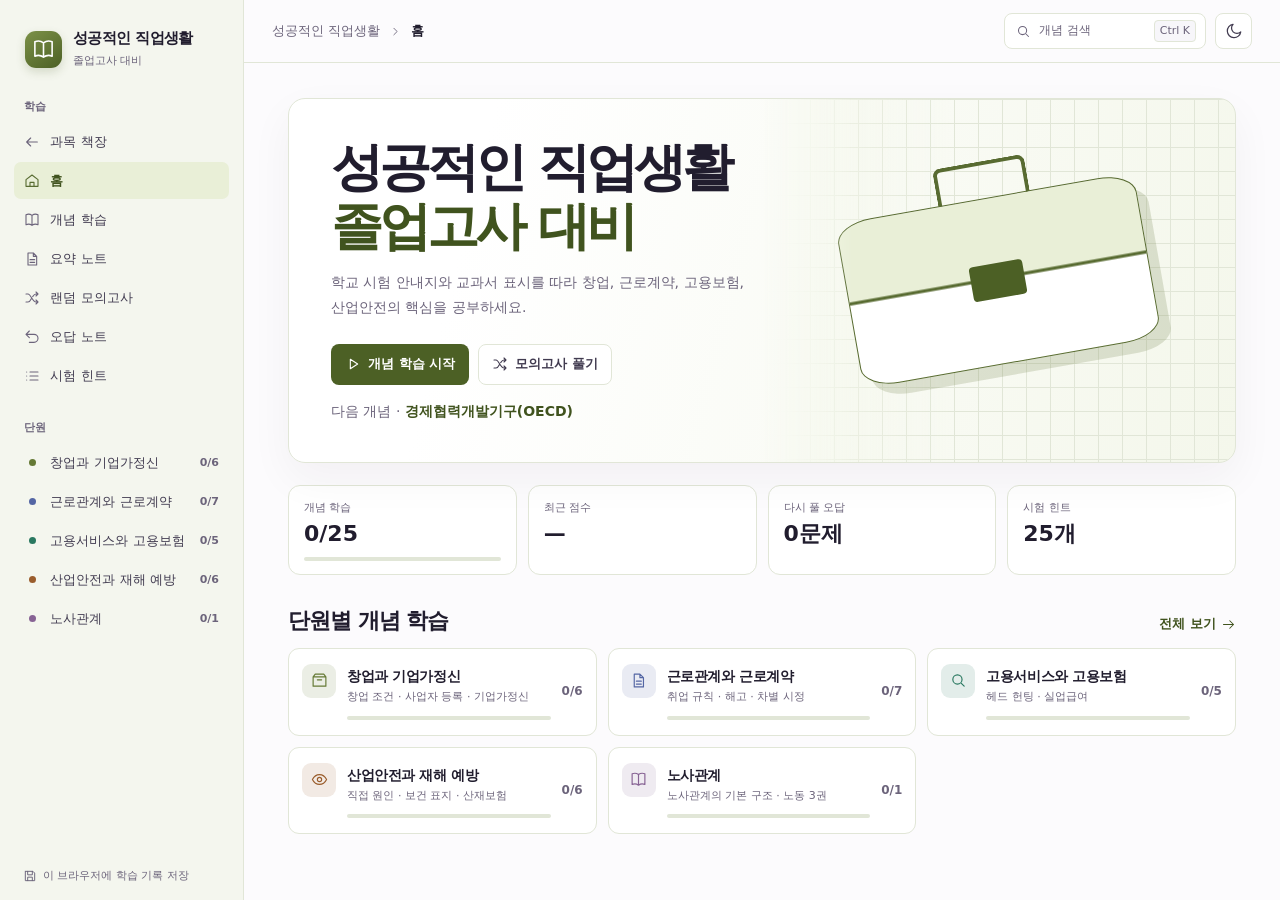
<file: successful-career.html>
<!DOCTYPE html>
<html lang="ko" data-theme="light">
<head>
<meta charset="utf-8">
<meta name="viewport" content="width=device-width, initial-scale=1, viewport-fit=cover">
<meta name="description" content="성공적인 직업생활 시험 힌트 요약, 객관식 연습과 모의고사">
<title>성공적인 직업생활 시험 대비</title>
<script>
try { document.documentElement.dataset.theme = localStorage.getItem('career-exam-theme') === 'dark' ? 'dark' : 'light'; } catch {}
</script>
<link rel="stylesheet" href="study.css">
<style>
:root {
  --accent:#586b31; --accent-strong:#4c6025; --accent-ink:#40531e;
  --tint:#e9efd7; --tint-2:#f4f7eb; --side:#f4f6ee; --line:#e1e6d7;
}
[data-theme=dark] {
  --accent:#c4d995; --accent-strong:#cedf9c; --accent-ink:#e1edc2;
  --tint:#354126; --tint-2:#2a3423; --side:#22291d; --bg:#1a2018;
  --surface:#252e22; --soft:#303b2a; --line:#424e3a; --ink:#f1f5eb; --body:#dee7d7; --muted:#b5c4ac;
}
.brand-mark { background:linear-gradient(145deg,#7c9148,#4c6025); box-shadow:0 4px 10px #4c602530 }
.hero-art { display:grid; place-items:center }
.career-case {
  position:relative; display:grid; place-items:center;
  width:64%; height:46%; border:1px solid var(--accent); border-radius:12%;
  background:linear-gradient(var(--tint) 47%,var(--accent) 48% 49%,var(--surface) 50%);
  box-shadow:10px 12px 0 color-mix(in srgb,var(--accent) 18%,transparent);
  transform:rotate(-10deg);
}
.career-case::before {
  content:''; position:absolute; bottom:100%; width:31%; height:23%;
  border:4px solid var(--accent); border-bottom:0; border-radius:8px 8px 0 0;
}
.career-case::after {
  content:''; width:18%; height:21%; background:var(--accent-strong); border-radius:4px;
}
.safety-sign {
  position:relative; display:inline-grid; place-items:center; flex:none;
  width:42px; height:42px; margin-inline-end:7px; vertical-align:middle;
  color:#161713; line-height:1; font:700 25px/1 'Segoe UI Symbol',sans-serif;
}
.safety-sign.stop { background:#fff; border:4px solid #b2272d; border-radius:50% }
.safety-sign.stop::after {
  content:''; position:absolute; width:100%; height:4px; background:#b2272d; transform:rotate(45deg);
}
.safety-sign.warn {
  background:#161713; height:39px; padding-top:9px;
  clip-path:polygon(50% 0,100% 100%,0 100%);
}
.safety-sign.warn::before {
  content:''; position:absolute; inset:4px 4px 3px; background:#ffd651;
  clip-path:polygon(50% 0,100% 100%,0 100%);
}
.safety-sign > span { position:relative }
.safety-sign .radiation-mark { font-size:17px; margin-top:5px }
.radiation-mark small { position:absolute; inset:auto 0 91%; font-size:9px }
.safety-sign.mandatory { background:#1b458a; color:#fff; border-radius:50% }
.safety-sign .helmet {
  width:25px; height:16px; background:currentColor; border-radius:13px 13px 4px 4px;
}
.safety-sign .helmet::after {
  content:''; position:absolute; width:29px; height:3px; left:-2px; bottom:0; background:currentColor; border-radius:2px;
}
.safety-sign .walker {
  width:17px; height:25px; background:currentColor;
  clip-path:polygon(52% 0,71% 3%,75% 14%,63% 24%,73% 35%,89% 49%,81% 59%,60% 43%,52% 59%,69% 68%,80% 96%,64% 100%,54% 78%,39% 69%,25% 94%,7% 100%,4% 89%,17% 82%,32% 57%,39% 35%,30% 38%,21% 52%,9% 46%,20% 28%,37% 22%,45% 22%,43% 10%);
}
.safety-sign .slip { transform:rotate(-39deg) scale(.82) }
@media(max-width:500px) {
  .hero-content { max-width:100% }
  .hero-art { opacity:.24 }
}
</style>
</head>
<body>
<a class="skip-link" href="#main">본문으로 건너뛰기</a>
<aside class="sidebar" id="sidebar" aria-label="학습 메뉴"></aside>
<div class="nav-overlay" id="nav-overlay" aria-hidden="true"></div>
<div class="shell" id="shell">
  <header class="topbar">
    <button class="icon-button mobile-menu" id="mobile-menu" type="button" aria-label="메뉴 열기" aria-controls="sidebar" aria-expanded="false"></button>
    <div class="crumb" id="breadcrumb"></div>
    <div class="top-actions">
      <button type="button" class="search-trigger" id="search-trigger"></button>
      <button type="button" class="icon-button" id="theme-toggle"></button>
    </div>
  </header>
  <main class="workspace" id="main" tabindex="-1"></main>
</div>
<dialog id="search-dialog" aria-labelledby="search-title">
  <div class="dialog-inner">
    <div class="dialog-head"><h2 id="search-title">개념 검색</h2><button type="button" class="icon-button close-dialog" aria-label="검색 닫기"></button></div>
    <input class="search-input" id="search-input" type="search" placeholder="예: 기업가정신, 해고, 노동 3권" aria-label="검색어" autocomplete="off">
    <div class="search-results" id="search-results"></div>
  </div>
</dialog>
<dialog id="submit-dialog" aria-labelledby="submit-title">
  <div class="dialog-inner">
    <h2 id="submit-title">모의고사를 제출할까요?</h2>
    <p class="small" id="submit-message"></p>
    <div class="submit-actions"><button class="button close-dialog" type="button">계속 풀기</button><button class="button primary" type="button" id="confirm-submit">제출하고 채점</button></div>
  </div>
</dialog>
<noscript>퀴즈를 풀려면 브라우저에서 JavaScript를 켜 주세요.</noscript>
<script id="study-data">
const subject = {
  name:'성공적인 직업생활', tagline:'졸업고사 대비', icon:'book',
  storage:'career-exam-study-v1', theme:'career-exam-theme',
  heroTitle:'성공적인 직업생활<br><span>졸업고사 대비</span>',
  heroArt:'<div class="career-case"></div>',
  lede:'학교 시험 안내지와 교과서 표시를 따라 창업, 근로계약, 고용보험, 산업안전의 핵심을 공부하세요.',
  flow:'시험 힌트 → 핵심 개념 → 확인 문제',
  introLabel:'시험 힌트', hintLabel:'힌트', hintColumn:'시험 힌트 · 핵심 답',
  hintsDescription:'안내지에 나온 교과서 21쪽의 범위를 출제 문항 수에 맞춰 25개로 정리했어요.'
};

const units = [
  {id:'startup',title:'창업과 기업가정신',subtitle:'창업 조건 · 사업자 등록 · 기업가정신',icon:'box',color:'#657935'},
  {id:'labor',title:'근로관계와 근로계약',subtitle:'취업 규칙 · 해고 · 차별 시정',icon:'doc',color:'#5466a4'},
  {id:'employment',title:'고용서비스와 고용보험',subtitle:'헤드 헌팅 · 실업급여',icon:'search',color:'#297860'},
  {id:'safety',title:'산업안전과 재해 예방',subtitle:'직접 원인 · 보건 표지 · 산재보험',icon:'eye',color:'#9a5d2c'},
  {id:'relations',title:'노사관계',subtitle:'노사관계의 기본 구조 · 노동 3권',icon:'book',color:'#876394'}
];
const notes = [];
const hints = [];
const questions = [];

function topic(id, unit, title, pageNumber, sheet, terms, cue, quiz, source) {
  const page = '교과서 ' + pageNumber + '쪽';
  notes.push({id,unit,title,page,sheet,terms,cue,source});
  hints.push([title,page,id,sheet[1]]);
  quiz.forEach(([prompt,correct,distractors,explanation],index) => {
    questions.push({
      id:id + '-' + (index + 1), noteId:id, prompt,
      options:[correct,...distractors], answer:0, explanation, type:'객관식'
    });
  });
}

topic('oecd', 'startup', '경제협력개발기구(OECD)', 149,
  ['창업의 의미 옆에 나오는 정부 간 정책 연구 협력 기구는?', '경제협력개발기구(OECD)'], [
    ['경제협력개발기구','OECD는 회원국이 정책을 조정하고 협력하는 정부 간 정책 연구 협력 기구다.'],
    ['목적','세계 경제의 공동 발전과 성장, 인류의 복지 증진을 도모한다.']
  ], '연구 협력 기구 → OECD → 회원국 정책 조정·협력.', [
    ['회원국의 정책 조정과 협력을 통해 세계 경제의 공동 발전과 인류 복지 증진을 추구하는 기구는?', '경제협력개발기구(OECD)', ['세계무역기구(WTO)','국제통화기금(IMF)','국제노동기구(ILO)'], '교과서의 정부 간 정책 연구 협력 기구는 경제협력개발기구다.'],
    ['경제협력개발기구(OECD)의 역할을 바르게 설명한 것은?', '회원국의 정책 조정과 연구 협력을 통해 공동 발전을 도모한다.', ['국가 간 무역 분쟁을 판정한다.','국제 수지 위기를 겪는 나라에 긴급 자금을 지원한다.','국제 노동 기준을 정하는 것이 주된 역할이다.'], '교과서에서 강조하는 단서는 회원국 간 정책 조정과 협력이다.']
  ]);

topic('startup-conditions', 'startup', '창업의 조건', 150,
  ['창업에 필요한 기본 요소와 성공을 위한 준비는?', '창업자 · 창업 종목 · 창업 자금 / 성공·실패 요인 파악, 사전 준비, 위기 대응'], [
    ['창업의 필수 요소','사업을 이끄는 창업자, 어떤 사업을 할지 정한 창업 종목, 사업을 시작하고 운영하는 데 드는 창업 자금이 필요하다.'],
    ['창업에 성공하려면','성공·실패 요인을 파악해 철저히 준비하고 위기 상황에 즉각 대응한다.'],
    ['자원 및 역량','사람과 시설 등 인적·물적 기반을 마련하고 지도력을 기르는 것은 교과서 표의 창업 성공 요인에 해당한다.']
  ], '누가, 무엇을, 어떤 자금으로 시작하는지 묶어서 기억한다.', [
    ['교과서에서 제시하는 창업의 필수 요소 세 가지는?', '창업자 · 창업 종목 · 창업 자금', ['창업자 · 영업 이익 · 창업 자금','창업 종목 · 판매 실적 · 경영권','거래처 · 판매 전략 · 사업계획서'], '창업의 필수 요소는 창업자, 창업 종목, 창업 자금이다.'],
    ['창업에 성공하기 위한 태도로 교과서 설명에 맞는 것은?', '성공·실패 요인을 살펴 철저히 준비하고 위기에 즉각 대응한다.', ['창업 자금을 확보하면 업종 분석을 생략해도 된다.','운영 기반보다 매출 목표만 먼저 검토한다.','위기 상황에 대한 대응은 상황이 끝난 뒤 시작한다.'], '필수 요소를 갖추고 사전에 준비하며, 위기에는 지체 없이 대응한다.']
  ]);

topic('registration', 'startup', '사업자 등록 방법', 151,
  ['사업자 등록은 언제, 어디에서 신청하는가?', '사업 개시 전 또는 시작한 날부터 20일 이내 / 홈택스 또는 관할 세무서'], [
    ['등록 시기','사업 개시 전에 신청할 수 있고, 사업을 시작했다면 시작한 날부터 20일 이내에 신청한다.'],
    ['등록 경로','교과서 오른쪽 하단은 국세청 홈택스와 사업장 소재지 관할 세무서를 안내한다.']
  ], '개시 전 또는 개시일부터 20일 이내.', [
    ['사업을 이미 시작한 사람이 사업자 등록을 신청해야 하는 기한은?', '사업을 시작한 날부터 20일 이내', ['임대차계약을 맺은 날부터 20일 이내','사업을 시작한 날부터 30일 이내','첫 매출이 발생한 날부터 30일 이내'], '기준일은 사업을 시작한 날이고 기한은 20일 이내다.'],
    ['교과서에 제시된 사업자 등록 방법으로 맞는 것은?', '국세청 홈택스를 이용하거나 사업장 소재지 관할 세무서에 신청한다.', ['워크넷 또는 고용센터에서 등록한다.','노동위원회 홈페이지에 신청한다.','사업 개시 이후에만 관할 세무서에서 신청한다.'], '홈택스와 관할 세무서를 이용할 수 있으며 개시 전에도 신청할 수 있다.']
  ], {url:'https://s.nts.go.kr/nts/cm/cntnts/cntntsView.do?cntntsId=7777&mi=2444',label:'국세청 사업자 등록 신청 안내'});

topic('entrepreneurship', 'startup', '기업가정신의 개념', 154,
  ['기업가정신은 무엇이며, 오늘날 함께 강조하는 요소는?', '위험을 감수하면서 지속적인 변화와 혁신을 추구하는 창조적·조직적 행동 / 사회적 책임'], [
    ['기업가','새 시장을 발굴하고 개척하며 시대 변화에 대응해 창조와 혁신을 추진하는 사람이다.'],
    ['기업가정신','목표를 이루기 위해 위험을 감수하고 변화와 혁신을 계속 추진하는 창조적이고 조직적인 행동이다.'],
    ['그림 속 요소','지속적인 변화와 혁신, 진취성, 자율성, 위험 감수가 맞물린다. 오늘날에는 기업의 사회적 책임도 함께 강조한다.']
  ], '위험을 감수하며 변화·혁신, 여기에 사회적 책임.', [
    ['기업가정신을 가장 잘 보여주는 사례는?', '시장 변화를 살펴 위험을 감수하고 새 서비스 개발을 추진한다.', ['시장 변화가 보여도 기존 상품만 유지한다.','성공이 확실해질 때까지 새 시도를 미룬다.','경쟁사의 제품을 그대로 따라가며 시장 조사를 중단한다.'], '새 기회를 찾고 위험을 감수하며 변화를 실행하는 행동이 기업가정신에 해당한다.'],
    ['교과서 그림에서 진취성, 자율성, 위험 감수, 변화와 혁신에 더해 강조하는 것은?', '사회적 책임', ['규모의 경제','단체교섭','경영권'], '교과서는 기업이 사회에 지는 책임을 미래 지향적 기업가정신과 함께 다룬다.']
  ]);

topic('entrepreneurship-scholars', 'startup', '슘페터와 피터 드러커', 154,
  ['슘페터와 피터 드러커는 기업가를 어떻게 보았는가?', '슘페터는 창조적 파괴자 / 드러커는 변화를 탐구하고 대응해 기회로 이용하는 사람'], [
    ['슘페터','더 나은 내일을 만들기 위해 의도적이고 주체적으로 기존의 안정된 상태를 깨는 창조적 파괴자로 보았다.'],
    ['피터 드러커','변화를 탐구하고 대응하며, 그 변화를 기회로 이용하는 사람으로 보았다.']
  ], '슘페터는 창조적 파괴, 드러커는 변화를 기회로.', [
    ['기업가를 기존의 안정된 상태를 깨고 새로운 것을 만드는 창조적 파괴자로 설명한 학자는?', '슘페터', ['피터 드러커','하인리히','테일러'], '교과서에서 창조적 파괴자를 이야기한 학자는 슘페터다.'],
    ['피터 드러커가 설명한 기업가의 모습으로 알맞은 것은?', '변화를 탐구하고 대응하며 변화에서 기회를 찾는다.', ['안정된 기존 상태를 의도적으로 깨는 창조적 파괴자다.','매출의 정체가 시작되면 새로운 시장 탐색을 중단한다.','경쟁사의 전략이 정착할 때까지 변화를 기다린다.'], '드러커는 변화의 탐구, 대응, 기회 활용을 강조했다. 창조적 파괴자는 슘페터의 표현이다.']
  ]);

topic('growth-curve', 'startup', '기업가정신의 역할과 성장 그래프', 155,
  ['성장의 늪을 만난 기업은 혁신의 변곡점에서 어떻게 갈라지는가?', '재혁신을 하면 재도약할 수 있고, 정체가 이어지면 도태될 수 있다.'], [
    ['그림의 축과 진행','세로축은 매출, 가로축은 기업의 연혁이다. 그림에서는 초기 혁신으로 매출이 성장하다가 12년 무렵부터 정체하고, 20년 지점에서 혁신의 변곡점을 표시한다.'],
    ['혁신의 변곡점','기업가정신을 발휘해 재혁신하면 재도약하는 위쪽 경로로 갈 수 있다. 재혁신에 실패하면 도태되는 아래쪽 경로로 갈 수 있다.']
  ], '혁신·성장 → 정체 → 혁신의 변곡점 → 재도약 또는 도태.', [
    ['교과서의 성장 그래프에서 정체기를 거친 기업이 다시 도약하는 경로의 핵심은?', '기업가정신을 발휘한 재혁신', ['사업을 유지하면서 투자와 혁신을 중단함','성장의 늪에서 매출 정체를 그대로 둠','초기 혁신과 같은 매출 수준을 유지함'], '정체기에도 새로운 변화와 혁신을 추구하면 기업은 다시 성장할 수 있다.'],
    ['기업가정신의 역할을 그린 그래프의 흐름을 바르게 읽은 것은?', '초기 혁신으로 성장 → 성장의 늪에서 정체 → 변곡점 뒤 재도약 또는 도태', ['정체 → 도태 → 성장 → 변곡점','초기 혁신으로 성장 → 도태 → 정체','재도약 → 성장의 늪 → 초기 혁신 → 변곡점'], '초기 성장이 정체로 이어지고, 변곡점 이후 두 경로가 나타난다.']
  ]);

topic('labor-law-types', 'labor', '근로관계 법의 개념과 종류', 167,
  ['개별적 근로관계 법과 집단적 근로관계 법은 어떻게 구분하는가?', '개별은 근로자 개인의 근로조건 보호 / 집단은 노동조합 등 근로자 단체와 사용자의 관계'], [
    ['근로관계 법','근로자와 사용자의 권익을 보호하기 위해 두 당사자의 관계를 규정하는 법을 말한다.'],
    ['개별적 근로관계 법','근로자 개인과 사용자 사이의 관계에서 근로조건 등을 국가가 보호한다. 예로 근로기준법, 최저임금법, 근로복지기본법, 산업재해보상보험법, 고용보험법, 기간제 및 단시간근로자 보호 등에 관한 법률이 있다.'],
    ['집단적 근로관계 법','근로자가 자주적으로 단체를 만들고 사용자와 대등하게 교섭하는 관계를 다룬다. 예로 노동조합 및 노동관계조정법, 노동위원회법, 노사관계 발전 지원에 관한 법률이 있다.']
  ], '개인 근로계약은 개별적, 노동조합과 사용자의 관계는 집단적.', [
    ['노동조합의 활동과 사용자와의 단체교섭을 다루는 법 유형은?', '집단적 근로관계 법', ['개별적 근로관계 법','근로자 개인의 취업 규칙','개인 근로계약'], '노동조합 등 집단과 사용자 사이의 관계를 다룬다.'],
    ['개별적 근로관계 법과 집단적 근로관계 법의 예를 순서대로 맞게 연결한 것은?', '근로기준법 — 노동조합 및 노동관계조정법', ['노동위원회법 — 최저임금법','최저임금법 — 고용보험법','노동조합 및 노동관계조정법 — 근로기준법'], '근로기준법은 개인의 근로조건을, 노동조합 및 노동관계조정법은 집단 관계를 다룬다.']
  ]);

topic('work-rules', 'labor', '취업 규칙', 170,
  ['사용자가 사업장의 근로조건과 복무 규율을 정한 공통 규칙은?', '취업 규칙'], [
    ['취업 규칙','사용자가 사업장에서 공통으로 적용할 근로조건과 복무 규율 등을 정한 규칙이다. 근로자 개인과 사용자의 근로관계에 적용된다.']
  ], '사용자가 정한 사업장 공통 규칙.', [
    ['사업장의 근무 질서와 근로조건을 공통으로 적용하기 위해 사용자가 정하는 것은?', '취업 규칙', ['단체협약','개별 근로계약서','근로자 명부'], '취업 규칙은 사업장의 근로조건과 복무 규율을 정한 공통 규칙이다.'],
    ['취업 규칙의 의미에 가장 가까운 것은?', '사업장 근로자에게 공통으로 적용되는 근로조건과 복무 규율', ['한 근로자가 사용자와 합의한 개인별 계약 조건','노동조합과 사용자가 교섭해 체결한 협약','재취업 희망자가 작성한 구직 신청서'], '개인별 계약이나 단체협약과 구별되는 사업장 공통 기준이다.']
  ]);

topic('contract-checks', 'labor', '근로계약 체결 시 유의할 점', 172,
  ['근로계약을 맺을 때 적어야 할 조건과 금지되는 약정은?', '임금·소정근로시간·휴일·연차 명시 및 서면 교부 / 위약금 예정·전차금 상계·강제 저축 금지'], [
    ['작성·교부와 기준','근로계약서에 임금, 소정근로시간, 휴일, 연차 유급휴가 등 근로조건을 명시하고 근로자에게 교부한다. 법이 정한 최저기준을 지킨다.'],
    ['위약금 또는 손해배상액 예정 금지','계약을 지키지 못했을 때 낼 위약금이나 손해배상액을 미리 정할 수 없다.'],
    ['전차금 상계·강제 저축 금지','근로를 조건으로 빌려준 돈 등을 임금에서 상계할 수 없다. 근로계약에 강제 저축을 묶을 수 없다.']
  ], '근로조건은 문서로 명시하고, 위약금 예정·전차금 상계·강제 저축은 금지.', [
    ['근로계약 체결 시 교과서의 유의 사항을 지킨 사례는?', '임금·소정근로시간·휴일·연차 유급휴가를 명시해 근로자에게 교부했다.', ['퇴사 시 납부할 위약금을 미리 정했다.','근로를 조건으로 빌려준 돈을 임금에서 빼기로 했다.','일정액을 매월 강제로 저축하도록 계약했다.'], '근로조건을 명시해 교부하고, 위약금 예정·전차금 상계·강제 저축 조항은 두지 않는다.'],
    ['계약 기간을 채우지 못하면 100만 원을 내도록 미리 약정한 것은 무엇에 해당하는가?', '위약금 예정', ['서류의 보존','전차금 상계','법정 근로조건 명시'], '근로계약 불이행 때 낼 금액을 사전에 정하는 위약금 예정이다.']
  ], {url:'https://www.law.go.kr/lsInfoP.do?joNo=001500&lsId=001872',label:'근로기준법 제15조·제17조·제20~22조'});

topic('annual-leave', 'labor', '연차 유급휴가', 172,
  ['그림에서 1년간 80% 이상 출근하면 연차 유급휴가는 며칠인가?', '15일'], [
    ['출근 기준과 일수','1년 동안 출근율이 80% 이상인 근로자에게 연차 유급휴가 15일이 주어진다. 교과서 175쪽의 설명과 함께 기억한다.']
  ], '1년 · 80% 이상 출근 · 15일.', [
    ['1년간 80% 이상 출근한 근로자의 기본 연차 유급휴가 일수는?', '15일', ['10일','20일','25일'], '시험 그림에서 연결해야 하는 숫자는 출근율 80% 이상과 연차 15일이다.'],
    ['1년간 출근율을 기준으로 연차 유급휴가 15일이 주어지는 조건은?', '출근율이 80% 이상일 때', ['출근율이 60% 이상일 때','출근율이 70% 이상일 때','출근율이 반드시 100%일 때'], '1년간 80% 이상 출근이 15일의 기준이므로 정확히 80%도 포함한다.']
  ], {url:'https://www.law.go.kr/LSW/lsInfoP.do?ancYnChk=0&chrClsCd=010202&efYd=20261008&joNo=0060&lsiSeq=285279&urlMode=lsInfoP',label:'근로기준법 제60조'});

topic('contract-records', 'labor', '근로계약서 작성과 서류 보존', 174,
  ['근로계약서는 누구에게 주고, 관련 서류는 몇 년 보존하는가?', '근로자에게 교부 / 근로자 명부와 주요 계약 서류는 3년 보존'], [
    ['근로계약서 작성','사용자가 근로계약서를 작성하고 근로자에게 교부한다.'],
    ['서류의 보존','사용자가 근로자 명부, 근로계약서, 임금대장 등 주요 서류를 3년간 보존한다.']
  ], '작성·교부는 근로계약서, 3년 보존은 사용자.', [
    ['근로자 명부와 근로계약서·임금대장 등 주요 서류의 보존 기간으로 맞는 것은?', '3년', ['1년','2년','5년'], '교과서는 사용자가 주요 계약 서류를 3년 동안 보존해야 한다고 설명한다.'],
    ['근로계약서 작성 및 보존에 관한 설명으로 알맞은 것은?', '사용자가 근로계약서를 작성하고 근로자에게 교부한다.', ['계약서를 구두로 설명하면 사용자만 보관해도 된다.','근로자가 임금대장과 근로자 명부를 보존한다.','근로계약이 끝나는 날 근로계약서를 바로 폐기한다.'], '계약서를 작성하고 교부하는 일과 주요 계약 서류를 보존하는 일은 사용자 의무다.']
  ]);

topic('dismissal', 'labor', '해고와 예고', 175,
  ['교과서에서 해고 시 알려야 하는 내용과 예고 기한은?', '정당한 해고 사유와 시기 서면 통지 / 적어도 30일 전에 예고, 미예고 시 30일분 통상임금'], [
    ['해고','사용자가 근로자의 의사와 관계없이 근로관계를 종료하는 것을 말한다.'],
    ['교과서 문장','정당한 해고 사유와 시기를 서면으로 알리고, 적어도 30일 전에 예고하지 않으면 30일분의 통상임금을 지급한다고 설명한다.'],
    ['해고 예고와 서면 통지','근로기준법 제26조의 예고 기준은 30일 전 또는 통상임금 30일분 이상 지급이다. 제27조는 해고 사유와 시기를 서면으로 알리도록 규정한다.']
  ], '서면에 사유·시기. 예고는 30일 전. 미예고 시 30일분 통상임금.', [
    ['해고를 서면으로 통지할 때 교과서에서 명시하라고 한 사항은?', '해고 사유와 해고 시기', ['최근 임금과 근속연수','상시 근로자 수와 휴일 수','취업 규칙과 연차 사용 내역'], '해고 사유와 해고 날짜를 서면에 명시한다.'],
    ['교과서가 설명하는 해고 예고의 원칙으로 맞는 것은?', '적어도 30일 전에 예고하고, 기한을 지키지 않으면 30일분의 통상임금을 지급한다.', ['7일 전에 예고하고, 기한을 지키지 않으면 7일분의 통상임금을 지급한다.','30일 전에 예고하고, 기한을 지키지 않으면 15일분의 통상임금을 지급한다.','해고 당일 사유를 말로 알리면 예고를 한 것으로 본다.'], '시험에서 잡을 숫자는 30일 전 예고와 30일분 통상임금이다.']
  ], {url:'https://www.law.go.kr/lsInfoP.do?joNo=001500&lsId=001872',label:'근로기준법 제23조·제26조·제27조'});

topic('discrimination', 'labor', '차별 시정 제도의 뜻', 176,
  ['기간제·단시간·파견 근로자가 부당한 차별을 받았다면 어떤 제도를 이용하는가?', '차별 시정 제도 / 합리적 이유 없는 불리한 처우를 노동위원회에서 시정'], [
    ['차별적 처우','비교할 수 있는 근로자에 비해 임금, 근로조건, 복리후생 등에서 합리적 이유 없이 불리하게 대우하는 것이다.'],
    ['차별 시정 대상과 신청','기간제·단시간·파견 근로자는 노동위원회에 시정을 신청할 수 있다. 차별이 있은 날, 계속된 차별이라면 끝난 날부터 6개월 이내다.'],
    ['판단 기준','비교 대상과 업무 내용, 권한, 책임 등이 어떻게 다른지 살펴 불리한 처우에 합리적 이유가 있는지 판단한다.']
  ], '합리적 이유 없는 불리한 처우 → 노동위원회에 시정 신청.', [
    ['차별 시정 제도가 다루는 차별적 처우의 사례는?', '비교 가능한 근로자가 같은 일을 하는데 합리적 이유 없이 기간제 근로자의 수당을 낮췄다.', ['업무와 책임이 실제로 다른 점을 반영해 직책 수당을 정했다.','같은 업무를 맡은 근로자에게 같은 기준으로 성과급을 줬다.','같은 근로시간을 일한 근로자에게 같은 수당을 지급했다.'], '비교 대상에 비해 합리적 이유 없이 불리한 처우를 했는지가 핵심이다.'],
    ['기간제·단시간·파견 근로자가 합리적 이유 없는 차별을 받은 경우 시정을 신청하는 곳은?', '노동위원회', ['국세청','고용보험심사위원회','근로복지공단'], '교과서의 차별 시정 제도에서는 노동위원회에 시정을 신청한다.']
  ], {url:'https://www.law.go.kr/LSW/admRulInfoP.do?admRulSeq=2100000211116&chrClsCd=010201',label:'노동위원회규칙 제102조'});

topic('employment-services', 'employment', '고용서비스의 의미', 181,
  ['고용서비스는 구직자와 기업에 무엇을 제공하는가?', '구인·구직 정보, 직업 소개와 지도 등을 제공해 일자리와 인재를 연결한다.'], [
    ['고용서비스','공공 또는 민간 기관이 구인·구직 정보를 제공하고 직업을 소개하거나 진로·취업을 지도하는 서비스다.'],
    ['역할','일자리와 인재 정보의 격차를 줄인다. 개인의 평생 직업 활동과 기업의 인재 확보를 돕고 국가 인적 자원의 활용에도 기여한다.'],
    ['제공 형태','직업 정보 제공, 헤드 헌팅, 직업 소개, 근로자 공급·파견 등이 있다.']
  ], '구직자는 일자리, 기업은 인재를 찾도록 돕는다.', [
    ['직업 상담을 하고 구인 기업의 정보를 제공하면서 구직자를 기업에 소개하는 서비스는?', '고용서비스', ['근로감독','단체교섭','재해 보상'], '구인·구직 정보 제공, 직업 소개, 직업 지도는 고용서비스에 해당한다.'],
    ['고용서비스가 노동시장에서 하는 역할은?', '일자리와 구직자에 관한 정보 격차를 줄여 적합한 연결을 돕는다.', ['기업의 모든 채용 조건을 동일하게 정한다.','근로자와 사용자 대신 근로계약을 체결한다.','정부가 모든 구직자의 고용을 보장한다.'], '고용서비스는 구직자와 기업이 서로 필요한 정보를 얻고 만날 수 있게 돕는다.']
  ]);

topic('headhunting', 'employment', '헤드 헌팅', 181,
  ['기업이 원하는 고급 전문 인력을 찾아 추천하거나 영입을 돕는 서비스는?', '헤드 헌팅'], [
    ['헤드 헌팅','기업이 필요로 하는 경력자나 고급 전문 인력을 찾아 추천하고 영입을 돕는 고용서비스다.'],
    ['핵심 단서','적합한 전문 인재를 직접 발굴한다. 기업에는 인재를, 해당 인재에게는 이직·재취업 기회를 연결한다.']
  ], '고급 전문 인력을 찾아 추천·영입 → 헤드 헌팅.', [
    ['기업의 의뢰를 받은 업체가 특정 분야 경험을 갖춘 임원 후보를 찾아 추천했다. 어떤 서비스인가?', '헤드 헌팅', ['공개 채용 공고 게시','구직 등록 안내','고용보험 수급자격 심사'], '후보자의 경력과 전문성을 살펴 기업이 원하는 인재를 직접 찾는 서비스다.'],
    ['헤드 헌팅을 설명한 것은?', '기업이 구하는 고급 전문 인력을 발굴하고 적합한 인재를 추천한다.', ['채용 담당자가 모든 지원자의 서류를 접수할 양식을 만든다.','실직 상태인 사람이 매주 구직활동을 했는지 확인한다.','직업을 처음 선택하는 학생에게 일반 적성 검사를 실시한다.'], '기업 수요에 맞춘 전문 인재의 발굴과 추천이 핵심이다.']
  ]);

topic('job-seeking-benefits', 'employment', '구직급여와 연장급여', 185,
  ['구직급여와 연장급여는 어떻게 다른가?', '구직급여는 실직 후 생활과 구직을 지원 / 연장급여는 훈련·취업 곤란 등 요건에 따라 구직급여 기간을 연장'], [
    ['구직급여','고용보험 가입 근로자가 실직하여 수급 요건을 충족한 경우 생활 안정을 돕고 구직 활동에 전념할 수 있도록 지급한다.'],
    ['연장급여','재취업을 위한 직업능력개발훈련, 취업과 생활의 어려움, 고용 상황 악화 등 사유에 따라 구직급여를 연장해 지급한다.']
  ], '기본적인 실직·구직 지원은 구직급여, 구직급여를 늘려 주면 연장급여.', [
    ['실직 후 생활 안정을 돕고 구직활동에 전념할 수 있도록 지급하는 교과서의 기본 급여는?', '구직급여', ['연장급여','상병급여','장해급여'], '구직급여의 기본 목적은 실직 기간의 생활 안정과 적극적인 구직 지원이다.'],
    ['취업이 특히 곤란하거나 재취업 훈련이 필요한 경우 일정 요건에 따라 구직급여를 더 지급한다. 이에 해당하는 것은?', '연장급여', ['유족급여','취업 촉진 수당','상병급여'], '연장급여는 정해진 사유가 있을 때 구직급여 지급을 연장한다.']
  ], {url:'https://ei.work24.go.kr/ei/eim/eg/ei/eiEminsr/retrievePb0201Info.do',label:'고용24 실업급여 안내'});

topic('employment-and-sickness-benefits', 'employment', '취업 촉진 수당과 상병급여', 185,
  ['취업 촉진 수당과 상병급여는 각각 무엇을 지원하는가?', '취업 촉진 수당은 재취업 촉진 / 상병급여는 질병·부상으로 구직 활동이 어려울 때 생활 안정'], [
    ['취업 촉진 수당','구직급여를 받는 근로자의 재취업을 촉진하기 위한 수당이다.'],
    ['상병급여','교과서는 구직급여를 받는 근로자가 질병이나 부상으로 7일 이상 구직활동을 할 수 없는 경우 생활 안정을 위해 지급한다고 설명한다.']
  ], '재취업을 돕는 수당은 취업 촉진, 아프거나 다쳐 구직을 멈추면 상병.', [
    ['구직급여 수급자의 재취업을 촉진하기 위해 지급하는 것은?', '취업 촉진 수당', ['상병급여','연장급여','요양급여'], '취업 촉진 수당은 구직급여 수급자의 재취업을 촉진하는 데 목적이 있다.'],
    ['교과서의 실업급여 종류에서 질병이나 부상으로 7일 이상 구직활동을 할 수 없는 경우에 해당하는 급여는?', '상병급여', ['연장급여','취업 촉진 수당','장해급여'], '질병·부상으로 구직활동을 못할 때 생활 안정을 위해 지급하는 급여다.']
  ], {url:'https://ei.work24.go.kr/ei/eim/eg/ei/eiEminsr/retrievePb0201Info.do',label:'고용24 실업급여 안내'});

topic('unemployment-appeal', 'employment', '실업급여 수급자격과 심사 절차', 187,
  ['수급자격이 불인정되면 어떻게 되며, 불복 절차의 기한은?', '실업급여 신청 불가 / 심사·재심사 청구는 각각 90일 이내'], [
    ['인정·불인정','수급자격 인정 신청 후 인정되면 구직급여 신청 절차로 이어지고, 불인정되면 실업급여를 신청할 수 없다.'],
    ['심사와 재심사','처분을 알게 된 날부터 90일 이내에 심사를 청구할 수 있다. 그 심사 결정에도 이의가 있다면 결정을 알게 된 날부터 90일 이내에 재심사를 청구할 수 있다.']
  ], '불인정 → 신청 불가 → 심사·재심사 각 90일.', [
    ['실업급여 수급자격을 신청했으나 불인정 통지를 받았다. 교과서의 흐름도에서 이어지는 내용은?', '실업급여를 신청할 수 없고 처분에 이의가 있으면 심사를 청구할 수 있다.', ['인정 여부와 관계없이 구직급여가 자동 지급된다.','구직급여를 먼저 받은 뒤에 수급자격을 재검토한다.','근로복지공단에 요양급여를 신청하면 수급자격이 자동 인정된다.'], '수급자격 불인정은 신청 불가로 이어지며, 결정에 다툼이 있으면 심사를 청구할 수 있다.'],
    ['실업급여 관련 심사·재심사 청구 기한을 교과서에 맞게 연결한 것은?', '심사 90일 이내, 재심사 90일 이내', ['심사 30일 이내, 재심사 30일 이내','심사 90일 이내, 재심사 30일 이내','심사 20일 이내, 재심사 90일 이내'], '심사는 처분을 안 날부터, 재심사는 심사 결정을 안 날부터 각각 90일 이내다.']
  ], {url:'https://www.law.go.kr/LSW/LsiJoLinkP.do?docType=&joNo=&languageType=KO&lsNm=%EA%B3%A0%EC%9A%A9%EB%B3%B4%ED%97%98%EB%B2%95&paras=1',label:'고용보험법 제87조'});

topic('accident-causes', 'safety', '사고 발생의 직접 원인', 192,
  ['사고의 직접 원인인 불안전한 상태와 불안전한 행동의 차이는?', '상태는 설비·방호장치·작업 환경 등의 결함 / 행동은 보호구 미착용 등 위험한 행동'], [
    ['불안전한 상태','설비, 방호장치, 복장·보호구, 작업장소·환경, 생산공정, 물체에 결함이 있는 상태다.'],
    ['불안전한 행동','위험 장소 접근, 안전장치 기능 제거, 보호구 미착용·오사용, 운전 중 정비, 위험물 취급 부주의, 불안전한 상태 방치 등이 해당한다.']
  ], '안전장치가 고장 난 것은 상태, 작동 중 안전장치를 꺼 버린 것은 행동.', [
    ['사고의 직접 원인 중 불안전한 상태에 해당하는 것은?', '설비의 방호장치가 파손되어 있다.', ['작업자가 적합한 보호구를 착용하지 않는다.','작업자가 운전 중인 기계를 정비한다.','작업자가 제한된 위험 장소에 들어간다.'], '방호장치의 결함은 불안전한 상태, 작업자가 취한 행위는 불안전한 행동이다.'],
    ['불안전한 행동을 먼저, 불안전한 상태를 나중에 제시한 것은?', '보호구 미착용 — 작업장 조명 불량', ['작업장 조명 불량 — 보호구 미착용','방호장치 결함 — 작업장 조명 불량','운전 중 정비 — 보호구 미착용'], '미착용은 작업자의 행동이고 조명 불량은 작업 환경의 상태다.']
  ]);

topic('personal-accidents', 'safety', '인적 사고의 형태', 193,
  ['교과서에서 제시한 인적 사고의 대표 형태는?', '떨어짐 · 넘어짐 · 끼임 · 충돌 · 날아옴 · 감전'], [
    ['떨어짐과 넘어짐','떨어짐(추락)은 높은 곳에서 아래로 떨어지는 사고다. 넘어짐(전도)은 바닥에서 균형을 잃고 미끄러지거나 걸려 넘어지는 사고다.'],
    ['끼임과 충돌','끼임(협착)은 기계의 운동부나 고정부 사이에 신체가 끼이는 사고다. 충돌은 사람이 정지물에 부딪히는 사고다.'],
    ['날아옴과 감전','날아옴(비래)은 날아오는 물체에 맞는 사고다. 감전은 몸에 전류가 흘러 발생하는 사고다. 교과서는 화재와 폭발을 물적 사고로 분류한다.'],
    ['그림의 안전 대책 예','떨어짐은 난간이나 보호망, 넘어짐은 정리·청소와 안전 통로, 끼임은 급정지 장치, 충돌은 안전 표지판, 날아옴은 안전 덮개, 감전은 누전 차단기와 연결한다.']
  ], '사람이 정지물에 부딪히면 충돌, 날아오는 물체에 맞으면 비래.', [
    ['작업 중 기계에서 튄 파편이 근로자에게 날아와 맞았다. 교과서의 사고 형태는?', '날아옴(비래)', ['충돌','끼임(협착)','감전'], '물체가 날아와 사람을 때리는 상황은 날아옴, 즉 비래다.'],
    ['젖은 바닥에서 균형을 잃고 넘어지는 사고와 높은 작업대에서 아래로 떨어지는 사고를 순서대로 연결한 것은?', '넘어짐(전도) — 떨어짐(추락)', ['떨어짐(추락) — 넘어짐(전도)','충돌 — 끼임(협착)','날아옴(비래) — 감전'], '미끄러져 바닥에서 넘어지면 전도, 높이 차가 있는 곳에서 떨어지면 추락이다.']
  ]);

const signs = {
  entrance:'<span class="safety-sign stop" role="img" aria-label="빨간 원과 사선 안에 위쪽 화살표"><span aria-hidden="true">⬆︎</span></span>',
  walk:'<span class="safety-sign stop" role="img" aria-label="빨간 원과 사선 안에 걷는 사람"><span class="walker" aria-hidden="true"></span></span>',
  balance:'<span class="safety-sign warn" role="img" aria-label="노란 삼각형 안에 균형을 잃은 사람"><span class="walker slip" aria-hidden="true"></span></span>',
  radiation:'<span class="safety-sign warn" role="img" aria-label="노란 삼각형 안에 해골과 방사선 기호"><span class="radiation-mark" aria-hidden="true"><small>☠︎</small>☢︎</span></span>',
  helmet:'<span class="safety-sign mandatory" role="img" aria-label="파란 원 안에 흰 안전모"><span class="helmet" aria-hidden="true"></span></span>'
};

topic('safety-signs', 'safety', '산업안전 보건 표지', 195,
  ['활동 1의 표지 다섯 가지는 각각 무슨 뜻인가?', '출입 금지 · 보행 금지 · 몸균형 상실 경고 · 방사성물질 경고 · 안전모 착용'], [
    ['금지 표지',signs.entrance + '위쪽 화살표는 출입 금지. ' + signs.walk + '걷는 사람은 보행 금지.'],
    ['경고 표지',signs.balance + '균형을 잃은 사람은 몸균형 상실 경고. ' + signs.radiation + '방사선 기호는 방사성물질 경고.'],
    ['지시 표지',signs.helmet + '파란 원 안의 안전모는 안전모 착용 지시.']
  ], '빨간 사선 원은 금지, 노란 삼각형은 경고, 파란 원은 지시.', [
    ['왼쪽부터 이 세 표지의 뜻은?<br>' + signs.entrance + signs.walk + signs.helmet, '출입 금지 → 보행 금지 → 안전모 착용', ['보행 금지 → 출입 금지 → 안전모 착용','출입 금지 → 차량통행 금지 → 보안경 착용','위험장소 경고 → 보행 금지 → 안전화 착용'], '금지 표지에서 화살표는 출입, 사람은 보행을 뜻한다. 파란 원 안의 안전모는 착용 지시다.'],
    ['왼쪽부터 이 두 경고 표지의 뜻은?<br>' + signs.balance + signs.radiation, '몸균형 상실 경고 → 방사성물질 경고', ['방사성물질 경고 → 몸균형 상실 경고','낙하물 경고 → 고압전기 경고','위험장소 경고 → 급성독성물질 경고'], '노란 삼각형의 넘어질 듯한 사람은 몸균형 상실, 방사선 기호는 방사성물질을 경고한다.']
  ], {url:'https://law.go.kr/lbook/lbFileDownload.do?flExt=pdf&lbookConflSeq=100139&lbookSeq=100665',label:'안전보건표지의 종류와 형태(시행규칙 별표 6)'});

topic('heinrich', 'safety', '하인리히의 도미노 이론', 196,
  ['재해 과정을 도미노에 비유한 사람과 끊어야 할 단계는?', '하인리히 / 세 번째 단계인 불안전한 상태 및 행동'], [
    ['하인리히의 도미노 5단계','사회적 환경 및 유전적 요소 → 개인적 결함 → 불안전한 상태 및 행동 → 사고 → 재해.'],
    ['연쇄 끊기','앞 단계가 다음 단계로 이어진다. 세 번째 도미노인 불안전한 상태와 행동을 제거해 사고와 재해로 이어지는 연쇄를 막는다.'],
    ['교과서에 나오는 주장','하인리히는 사고의 98%는 예방할 수 있고 피할 수 없는 사고는 2%라고 보았다.']
  ], '하인리히 → 도미노 → 세 번째를 제거해 사고와 재해 예방.', [
    ['하인리히의 도미노 이론에서 제거를 강조한 세 번째 도미노는?', '불안전한 상태 및 행동', ['개인적 결함','사고','재해'], '세 번째 단계의 불안전한 상태와 행동을 줄여 사고와 재해로 이어지는 연쇄를 끊는다.'],
    ['도미노 이론의 5단계를 순서대로 나열한 것은?', '사회적 환경 및 유전적 요소 → 개인적 결함 → 불안전한 상태 및 행동 → 사고 → 재해', ['개인적 결함 → 사고 → 사회적 환경 및 유전적 요소 → 재해 → 불안전한 상태 및 행동','불안전한 상태 및 행동 → 사회적 환경 및 유전적 요소 → 개인적 결함 → 재해 → 사고','사회적 환경 및 유전적 요소 → 불안전한 상태 및 행동 → 개인적 결함 → 재해 → 사고'], '교과서 그림에서 세 번째는 불안전한 상태 및 행동, 네 번째는 사고, 다섯 번째는 재해다.']
  ]);

topic('prevention-principles', 'safety', '재해 예방의 네 가지 원칙', 197,
  ['손실 우연과 원인 계기의 원칙은 각각 무엇을 뜻하는가?', '손실의 크기는 사고 조건에 따라 달라진다 / 사고는 필연적으로 원인이 있어 발생한다.'], [
    ['예방 가능의 원칙','자연재해를 제외한 인재는 예방할 수 있다고 본다. 사고가 발생하기 전에 예방한다.'],
    ['손실 우연의 원칙','사고가 비슷해도 발생 조건에 따라 손실의 정도는 다를 수 있다. 손실이 작더라도 사고 자체를 예방한다.'],
    ['원인 계기의 원칙','손실의 정도에는 우연이 작용할 수 있지만, 사고 자체에는 원인이 있다.'],
    ['대책 선정의 원칙','기술적 대책(Engineering), 교육적 대책(Education), 관리적 대책(Enforcement)의 3E를 함께 적용한다.']
  ], '사고에는 원인, 피해 크기에는 우연. 대책은 기술·교육·관리 3E.', [
    ['비슷한 사고가 두 번 발생했으나 한 번은 부상이 없었고 다른 한 번은 큰 부상이 있었다. 결과의 차이를 설명하는 원칙은?', '손실 우연의 원칙', ['원인 계기의 원칙','대책 선정의 원칙','예방 가능의 원칙'], '사고 결과의 손실 정도는 발생 당시 조건에 따라 달라질 수 있다.'],
    ['사고는 원인 없이 일어나지 않으므로 사고가 난 이유를 찾아야 한다는 원칙은?', '원인 계기의 원칙', ['손실 우연의 원칙','예방 가능의 원칙','대책 선정의 원칙'], '손실 크기의 우연성과 별개로 사고 발생의 원인은 존재한다.']
  ]);

topic('industrial-insurance', 'safety', '산업재해보상보험의 보험급여', 202,
  ['교과서가 표시한 네 가지 산재보험 급여는 무엇을 보상하는가?', '요양은 치료 / 휴업은 치료로 취업하지 못한 기간 / 장해는 치유 후 남은 장해 / 유족은 업무상 사망'], [
    ['요양급여','업무상 부상 또는 질병을 치료하는 데 필요한 급여다.'],
    ['휴업급여','업무상 부상이나 질병을 요양하느라 취업하지 못한 기간에 대한 급여다.'],
    ['장해급여','업무상 부상이나 질병이 치유된 후에도 장해가 남은 경우 지급한다.'],
    ['유족급여','근로자가 업무상 사유로 사망한 경우 유족에게 지급한다.']
  ], '치료 중 일하지 못하면 휴업, 치료가 끝난 뒤 장해가 남으면 장해.', [
    ['업무상 부상으로 치료받느라 일을 하지 못한 기간을 보상하는 산재보험 급여는?', '휴업급여', ['요양급여','장해급여','유족급여'], '요양급여는 치료를 위한 급여이고, 휴업급여는 요양 기간 중 일하지 못한 기간을 보상한다.'],
    ['산재보험 급여의 연결이 바른 것은?', '장해급여 — 치유 뒤 장해가 남은 경우 / 유족급여 — 업무상 사망에 따른 유족 지원', ['요양급여 — 취업하지 못한 기간 / 휴업급여 — 업무상 부상 치료','장해급여 — 업무상 사망에 따른 유족 지원 / 유족급여 — 치유 뒤 장해가 남은 경우','요양급여 — 치유 뒤 장해가 남은 경우 / 유족급여 — 업무상 부상 치료'], '치유 후 장해는 장해급여, 근로자가 업무상 사망하면 유족에게 유족급여를 지급한다.']
  ], {url:'https://www.law.go.kr/LSW/lsLinkCommonInfo.do?chrClsCd=010202&lsJoLnkSeq=1026601025',label:'산업재해보상보험법 제36조'});

topic('labor-rights', 'relations', '노사관계의 기본 구조와 노동 3권', 206,
  ['노사관계의 기본 구조에서 근로자의 노동 3권과 사용자의 권리는?', '근로자는 단결권·단체교섭권·단체행동권 / 사용자는 경영권'], [
    ['노사관계 기본 구조','근로자는 근로를 제공하고 기업의 성장을 위해 협력한다. 사용자는 임금을 지급하고 근로조건을 유지·개선한다. 그림에서 근로자의 노동 3권과 사용자의 경영권이 대응한다.'],
    ['단결권','근로조건을 유지·개선하기 위해 근로자가 단체를 결성하거나 가입할 수 있는 권리다.'],
    ['단체교섭권','노동조합 대표가 근로조건이나 단체협약 체결에 관해 사용자와 교섭할 수 있는 권리다.'],
    ['단체행동권','근로조건을 유지·개선하기 위해 근로자가 함께 단체행동을 할 수 있는 권리다.']
  ], '결성·가입은 단결권, 조건 협상은 단체교섭권, 집단행동은 단체행동권.', [
    ['노동조합 결성, 근로조건 협상, 근로조건 개선을 위한 집단행동에 해당하는 권리를 순서대로 나열한 것은?', '단결권 → 단체교섭권 → 단체행동권', ['단결권 → 단체행동권 → 단체교섭권','단체교섭권 → 단결권 → 단체행동권','단체행동권 → 단체교섭권 → 단결권'], '단체를 결성하는 것은 단결권, 대표가 근로조건을 협상하는 것은 단체교섭권, 함께 행동하는 것은 단체행동권이다.'],
    ['노사관계 기본 구조를 옳게 설명한 것은?', '근로자는 근로를 제공하고 노동 3권을 가진다. 사용자는 임금을 지급하고 경영권을 가진다.', ['근로자는 경영권을 가지고 사용자는 단체행동권을 행사한다.','근로자가 임금을 지급하고 사용자가 근로를 제공한다.','사용자가 노동조합을 결성하고 근로자는 회사의 근로조건만 결정한다.'], '기본 구조 그림에서 근로 제공과 노동 3권은 근로자 쪽이며, 임금 제공과 경영권은 사용자 쪽이다.']
  ], {url:'https://www.law.go.kr/lsLinkCommonInfo.do?lsJoLnkSeq=1011505399',label:'대한민국헌법 제33조'});
</script>
<script id="study-app" src="study-app.js"></script>
</body>
</html>
</file>
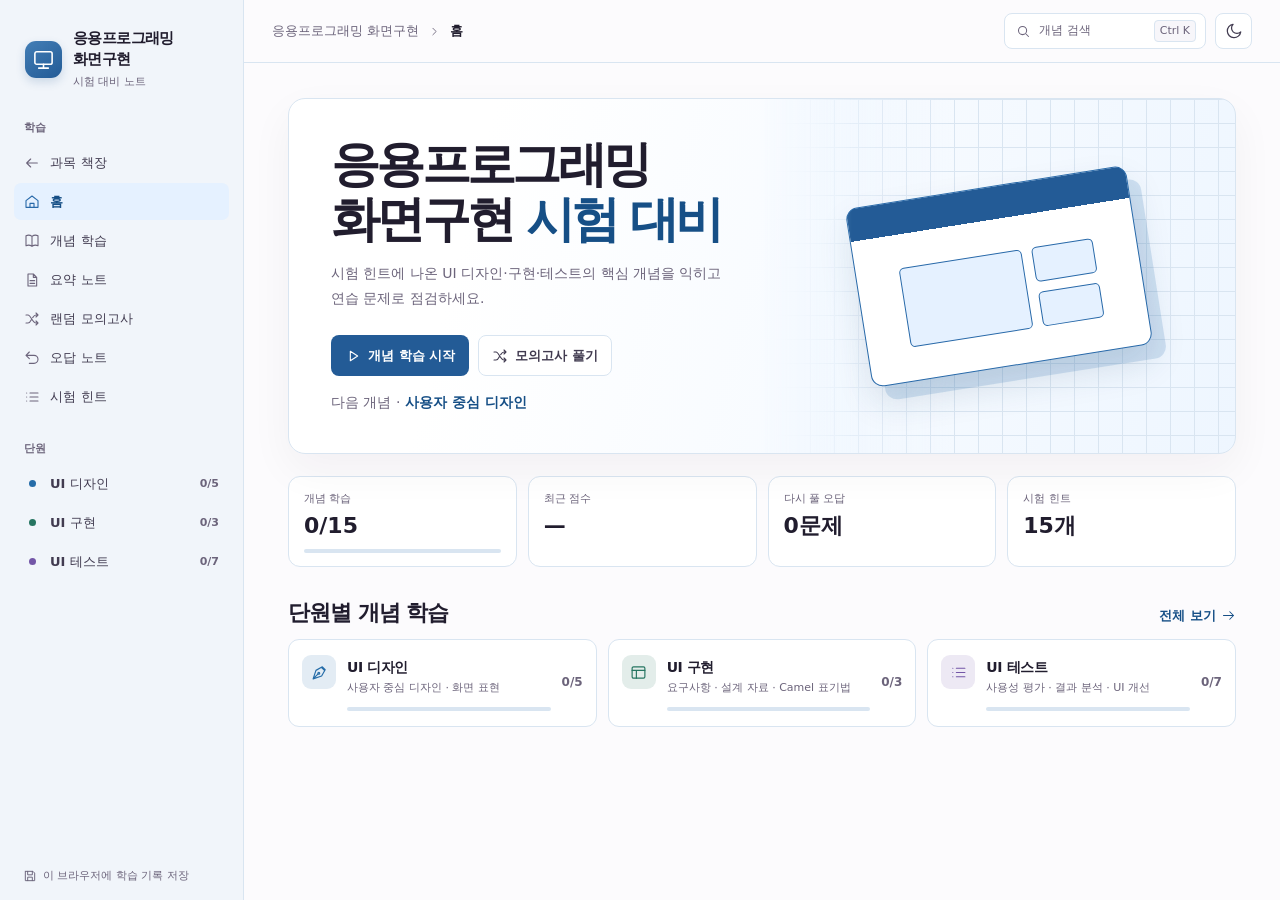
<file: ui-implementation.html>
<!DOCTYPE html>
<html lang="ko" data-theme="light">
<head>
<meta charset="utf-8">
<meta name="viewport" content="width=device-width, initial-scale=1, viewport-fit=cover">
<meta name="description" content="응용프로그래밍 화면구현 시험 힌트, UI 디자인·구현·테스트 요약과 모의고사">
<title>응용프로그래밍 화면구현 시험 대비</title>
<script>
try { document.documentElement.dataset.theme = localStorage.getItem('ui-exam-theme') === 'dark' ? 'dark' : 'light'; } catch {}
</script>
<link rel="stylesheet" href="study.css">
<style>
:root {
  --accent:#2869a9; --accent-strong:#235b96; --accent-ink:#164f86;
  --tint:#e5f1ff; --tint-2:#eef6ff; --side:#f1f5fa; --line:#d9e5f1;
}
[data-theme=dark] {
  --accent:#9ec9f7; --accent-strong:#a2cbf7; --accent-ink:#c2dfff;
  --tint:#233c59; --tint-2:#233346; --side:#1b2532; --bg:#17212c;
  --surface:#1d2a39; --soft:#26374a; --line:#34485f; --ink:#ecf4fc; --body:#dae6f3; --muted:#adbed1;
}
.brand-mark { background:linear-gradient(145deg,#437eb6,#235b96); box-shadow:0 4px 10px #235b9630 }
.hero-art { display:grid; place-items:center }
.wireframe-preview {
  width:60%; height:51%; transform:rotate(-9deg); border:1px solid var(--accent); border-radius:12px;
  box-shadow:12px 15px 0 color-mix(in srgb,var(--accent) 17%,transparent),0 17px 34px #173d6522;
  background:linear-gradient(var(--accent-strong) 0 18%,transparent 18%) var(--surface);
  display:grid; grid-template-columns:2fr 1fr; gap:10px; padding:14% 9% 7%;
}
.wireframe-preview i { min-width:0; border:1px solid var(--accent); border-radius:5px; background:var(--tint) }
.wireframe-preview i:first-child { grid-row:span 2 }
.hero-title { font-size:clamp(30px,3.8vw,53px) }
.hint-table td:nth-child(3) { width:22%; white-space:normal }
@media(max-width:500px) {
  .wireframe-preview { width:72% }
  .hero-content { max-width:100% }
  .hero-art { opacity:.27 }
}
</style>
</head>
<body>
<a class="skip-link" href="#main">본문으로 건너뛰기</a>
<aside class="sidebar" id="sidebar" aria-label="학습 메뉴"></aside>
<div class="nav-overlay" id="nav-overlay" aria-hidden="true"></div>
<div class="shell" id="shell">
  <header class="topbar">
    <button class="icon-button mobile-menu" id="mobile-menu" type="button" aria-label="메뉴 열기" aria-controls="sidebar" aria-expanded="false"></button>
    <div class="crumb" id="breadcrumb"></div>
    <div class="top-actions">
      <button type="button" class="search-trigger" id="search-trigger"></button>
      <button type="button" class="icon-button" id="theme-toggle"></button>
    </div>
  </header>
  <main class="workspace" id="main" tabindex="-1"></main>
</div>
<dialog id="search-dialog" aria-labelledby="search-title">
  <div class="dialog-inner">
    <div class="dialog-head"><h2 id="search-title">개념 검색</h2><button type="button" class="icon-button close-dialog" aria-label="검색 닫기"></button></div>
    <input class="search-input" id="search-input" type="search" placeholder="예: 페르소나, 와이어 프레임, NEM" aria-label="검색어" autocomplete="off">
    <div class="search-results" id="search-results"></div>
  </div>
</dialog>
<dialog id="submit-dialog" aria-labelledby="submit-title">
  <div class="dialog-inner">
    <h2 id="submit-title">모의고사를 제출할까요?</h2>
    <p class="small" id="submit-message"></p>
    <div class="submit-actions"><button class="button close-dialog" type="button">계속 풀기</button><button class="button primary" type="button" id="confirm-submit">제출하고 채점</button></div>
  </div>
</dialog>
<noscript>퀴즈를 풀려면 브라우저에서 JavaScript를 켜 주세요.</noscript>
<script id="study-data">
const subject = {
  name:'응용프로그래밍 화면구현', tagline:'시험 대비 노트', icon:'monitor',
  storage:'ui-exam-study-v1', theme:'ui-exam-theme',
  heroTitle:'응용프로그래밍<br>화면구현 <span>시험 대비</span>',
  heroArt:'<div class="wireframe-preview"><i></i><i></i><i></i></div>',
  lede:'시험 힌트에 나온 UI 디자인·구현·테스트의 핵심 개념을 익히고 연습 문제로 점검하세요.',
  flow:'힌트 문제 → 자세히 보기 → 확인 문제',
  introLabel:'힌트 문제', hintLabel:'힌트', hintColumn:'시험 힌트 · 핵심 답',
  hintsDescription:'사진에 나온 15개 주제와 교재 쪽수입니다. 주제를 누르면 해당 개념을 단계별로 학습합니다.'
};

const units = [
  {id:'design',title:'UI 디자인',subtitle:'사용자 중심 디자인 · 화면 표현',icon:'pen',color:'#256ca8'},
  {id:'implementation',title:'UI 구현',subtitle:'요구사항 · 설계 자료 · Camel 표기법',icon:'layout',color:'#267561'},
  {id:'testing',title:'UI 테스트',subtitle:'사용성 평가 · 결과 분석 · UI 개선',icon:'list',color:'#7356a7'}
];
const unitTitles = new Map(units.map(({id,title}) => [id,title]));
const notes = [];
const hints = [];
const questions = [];

function topic(id, unit, title, pages, sheet, terms, cue, quiz) {
  const page = unitTitles.get(unit) + ' ' + pages + '쪽';
  notes.push({id,unit,title,page,sheet,terms,cue});
  hints.push([title,page,id,sheet[1]]);
  quiz.forEach(([prompt,correct,distractors,explanation],index) => {
    const isOX = typeof correct === 'boolean';
    questions.push({
      id:id + '-' + (index + 1),noteId:id,prompt,
      options:isOX ? ['O','X'] : [correct,...distractors],
      answer:isOX && !correct ? 1 : 0,
      explanation,
      type:isOX ? 'O/X' : '객관식'
    });
  });
}

topic('user-centered', 'design', '사용자 중심 디자인', '3·7',
  ['사용자 중심 디자인의 근거는?', '실제 사용자의 경험을 조사해 니즈를 파악하고 디자인에 반영한다.'], [
    ['사용자 경험 조사','실제 사용자가 어떤 상황에서 무엇을 경험하는지 조사하고 그 결과를 설계에 활용한다.'],
    ['사용자 니즈','사용자가 필요로 하거나 원하는 것이다. 사용자를 이해할 때 중점적으로 파악한다.']
  ], '경험을 조사해서 니즈를 찾는다.', [
    ['사용자 중심 디자인에 가장 가까운 사례는?', '실제 이용자가 겪는 불편을 조사해 화면을 설계한다.', ['전문가 한 사람이 선호하는 화면을 그대로 채택한다.','화면을 완성하고 나서 사용자 경험을 고려하겠다고 선언한다.','개발자가 가장 만들기 쉬운 화면으로 결정한다.'], '실제 사용자의 경험을 조사하고 그 결과를 설계에 반영한다.'],
    ['사용자 니즈는 사용자가 필요로 하거나 원하는 것을 뜻한다.', true, null, '사용자 조사에서 니즈를 파악해 설계에 활용한다.']
  ]);

topic('design-documents', 'design', '디자인 기획 문서', '7',
  ['페르소나, 비주얼 무드보드, 콘셉트 기획서의 관계는?', '사용자 조사 → 페르소나 → 비주얼 무드보드 → 콘셉트 기획서'], [
    ['페르소나','사용자 조사로 설정한 대표 사용자상이다. 행동 특성, 취미, 니즈, 라이프스타일 등을 반영한다.'],
    ['비주얼 무드보드','페르소나의 라이프스타일을 반영해 정리한 이미지, 색 등 시각 자료다.'],
    ['콘셉트 기획서','무드보드를 바탕으로 GUI 상세 디자인의 방향을 정리한 문서다.']
  ], '사람 → 시각 자료 → 상세 디자인 방향.', [
    ['사용자 조사를 바탕으로 설정한 대표 사용자상은?', '페르소나', ['비주얼 무드보드','콘셉트 기획서','와이어 프레임'], '페르소나의 특성을 바탕으로 사용자에게 어울리는 시각 방향을 정한다.'],
    ['비주얼 무드보드를 바탕으로 GUI 상세 디자인의 방향을 문서로 정리한 것은?', '콘셉트 기획서', ['페르소나','플로우차트','와이어 프레임'], '무드보드가 시각 자료를 모은 것이라면 콘셉트 기획서는 그 자료로 상세 디자인 방향을 정리한 문서다.']
  ]);

topic('spacing', 'design', '화면의 여백과 간격', '18·23',
  ['Margin, Padding, 레이아웃의 차이는?', 'Margin은 요소 바깥 여백, Padding은 테두리와 콘텐츠 사이 안쪽 간격, 레이아웃은 화면 요소의 배치다.'], [
    ['Margin','요소의 테두리 바깥 여백이다. 카드 두 개가 너무 붙어 있을 때 바깥 여백을 조절할 수 있다.'],
    ['Padding','요소의 테두리와 콘텐츠 사이 간격이다. 버튼의 글자 주변 안쪽 공간이 예다.'],
    ['레이아웃','정보, 버튼, 이미지 등을 화면 어디에 어떻게 놓을지 정한 구성이다.']
  ], '바깥에서 안쪽으로 Margin → 테두리 → Padding → 콘텐츠.', [
    ['버튼 테두리와 버튼 안 글자 사이의 공간을 넓힐 때 조절하는 것은?', 'Padding', ['Margin','메타포','현재 상태 표시'], '테두리와 콘텐츠 사이의 안쪽 간격은 Padding이다.'],
    ['화면의 정보, 버튼, 이미지 배치를 정한 구성을 레이아웃이라고 한다.', true, null, '레이아웃은 화면 전체에서 요소의 위치와 구성을 뜻한다.']
  ]);

topic('icons', 'design', '아이콘과 의미 전달', '19',
  ['아이콘의 뜻이 모호할 때 어떻게 보완하나?', '텍스트로 바꾸거나 함께 보여 주고, 버튼과 링크에는 결과를 예상할 단서를 준다.'], [
    ['아이콘','기능이나 대상을 작은 그림으로 표현한다. 사용자가 의미를 쉽게 알아볼 수 있어야 한다.'],
    ['텍스트 병행','그림만으로 의미가 모호하면 텍스트로 바꾸거나 함께 표시한다. 예를 들어 그림 버튼에 ‘저장’을 붙인다.'],
    ['버튼·링크의 단서','버튼을 누르거나 링크를 클릭하면 어떤 정보가 나올지 예상할 수 있게 이름이나 표시를 정한다.']
  ], '모호한 아이콘에는 뜻을 알려 주는 글자를 붙인다.', [
    ['그림만으로 뜻을 알기 어려운 저장 버튼을 어떻게 바꾸는 것이 적절한가?', '그림과 함께 ‘저장’이라는 글자를 표시한다.', ['그림만 유지하고 글자는 숨긴다.','기능과 관계없는 그림을 하나 더 표시한다.','저장 버튼 이름을 ‘기타’로 바꾼다.'], '아이콘으로 충분히 전달되지 않는 뜻은 텍스트로 보완한다.'],
    ['‘상세 정보 보기’라는 링크 문구는 클릭 후 나올 정보를 예상하는 단서가 된다.', true, null, '버튼과 링크에는 사용자가 다음 결과를 예상할 수 있는 단서를 준다.']
  ]);

topic('clear-ui', 'design', '이해하기 쉬운 화면 표현', '19',
  ['메타포, 친숙한 용어, 현재 상태 표시의 예는?', '휴지통으로 삭제 표현 / 쉬운 말로 기능 안내 / 저장 완료 표시'], [
    ['메타포','실제 사물의 모양, 색, 움직임, 기능을 빌려 화면에서 뜻을 전달한다. 예를 들어 휴지통으로 삭제를 표현한다.'],
    ['친숙한 용어','사용자가 이미 아는 말로 기능을 표현한다. 예를 들어 ‘패스워드 변경’을 ‘비밀번호 변경’으로 쓴다.'],
    ['현재 상태 표시','사용자의 상황이나 제품이 현재 어떤 상태인지 보여 준다. 예를 들어 ‘저장 완료’라고 표시한다.']
  ], '실제 사물을 빌리면 메타포, 처리 결과를 알리면 상태 표시.', [
    ['휴지통 그림으로 삭제 기능을 나타낸 사례에 해당하는 것은?', '메타포', ['친숙한 용어','현재 상태 표시','와이어 프레임'], '실제 사물의 모양과 기능을 빌려 화면의 기능을 전달했다.'],
    ['파일을 저장한 뒤 ‘저장 완료’를 보여 주는 것은?', '현재 상태 표시', ['메타포','페르소나','플로우차트'], '사용자에게 방금 수행한 작업의 결과와 현재 상태를 알려 준다.']
  ]);

topic('requirements', 'implementation', '요구사항의 구분', '30–31',
  ['기능적, 비기능적, 품질 요구사항을 어떻게 구분하나?', '무엇을 하는지 / 성능·보안 등 제약과 조건 / 사용자가 얼마나 쉽게 쓰고 배우고 이해하는지'], [
    ['기능적 요구사항','UI가 수행할 입력·출력 동작, 기능, 수행 후 상태를 정의한다. 예를 들어 검색 결과를 화면에 표시한다.'],
    ['비기능적 요구사항','기능을 수행할 때 충족할 조건을 정의한다. 예를 들어 반응·출력 속도, 보안 규약, 호환성이다.'],
    ['품질 요구사항','사용자 관점에서 쉽게 사용할 수 있는지(사용성), 배울 수 있는지(학습성), 이해할 수 있는지(이해성)를 확인한다.']
  ], '출력 동작은 기능, 출력 속도는 비기능, 쉬운 사용은 품질.', [
    ['“검색 결과를 출력한다 / 결과를 1초 안에 출력한다”의 분류로 알맞은 것은?', '기능적 / 비기능적', ['비기능적 / 기능적','품질 / 기능적','기능적 / 품질'], '출력 자체는 동작이고, 1초 제한은 성능 조건이다.'],
    ['“처음 쓰는 사람도 메뉴를 쉽게 배울 수 있어야 한다”가 해당하는 분류는?', '품질 요구사항', ['기능적 요구사항','비기능적 요구사항의 성능 조건','비기능적 요구사항의 보안 조건'], '교재는 사용자가 쉽게 배울 수 있는지 보는 학습성을 사용자 관점의 품질 요구사항으로 분류한다.']
  ]);

topic('design-artifacts', 'implementation', '화면 설계를 표현하는 자료', '38',
  ['스토리보드, 플로우차트, 와이어 프레임의 차이는?', '전체 UI 정책과 콘텐츠를 담은 문서 / 기능 흐름을 그린 도식 / 화면별 배치 스케치'], [
    ['스토리보드','전체 UI의 정책과 흐름, 디자인 콘셉트에 따른 콘텐츠 구성 등을 정리한 문서다.'],
    ['플로우차트','기능 간 관계와 진행 흐름을 도식화한다. 스토리보드의 전체 기능 흐름을 표현할 때 쓸 수 있다.'],
    ['와이어 프레임','화면 한 장의 UI 요소 배치를 그린 스케치다. 초기 레이아웃을 협의할 때 활용한다.']
  ], '전체 문서 → 스토리보드, 기능 흐름 → 플로우차트, 화면 배치 → 와이어 프레임.', [
    ['서비스 전체의 UI 정책, 흐름, 콘텐츠 구성을 정리한 문서는?', '스토리보드', ['플로우차트','와이어 프레임','비주얼 무드보드'], '스토리보드는 전체 UI를 설명하는 문서이며 기능 흐름은 플로우차트로 도식화할 수 있다.'],
    ['화면 한 장의 메뉴·이미지·버튼 위치를 스케치한 것은?', '와이어 프레임', ['스토리보드','플로우차트','콘셉트 기획서'], '와이어 프레임은 화면 단위의 레이아웃을 보여 준다.']
  ]);

topic('camel-case', 'implementation', 'Camel 표기법', '45',
  ['student + name을 Camel 표기법으로 쓰면?', 'studentName'], [
    ['Camel 표기법','단어를 공백이나 기호 없이 붙인다. 전체 첫 문자는 소문자로 쓰고 두 번째 단어부터 첫 문자를 대문자로 쓴다.'],
    ['예','student + name → studentName / book + title → bookTitle']
  ], '맨 앞은 소문자, 뒤 단어의 첫 글자만 대문자.', [
    ['book + title을 Camel 표기법으로 올바르게 적은 것은?', 'bookTitle', ['BookTitle','book_title','booktitle'], '전체 첫 문자는 소문자, 두 번째 단어의 첫 문자는 대문자다.'],
    ['Camel 표기법에서 전체 이름의 맨 앞 글자는 대문자로 쓴다.', false, null, '힌트에 나온 Camel 표기법은 맨 앞을 소문자로 쓴다.']
  ]);

topic('usability-evaluation', 'testing', '사용성 평가 방법', '3–5',
  ['휴리스틱, 선호도, 성능 평가는 무엇을 보나?', '전문가 기준 준수 여부 / 사용자 선호와 그 이유 / 실제 과제 수행 성능'], [
    ['휴리스틱 평가','전문가가 이론과 경험에 근거한 규칙을 세우고 대상이 규칙을 얼마나 잘 지키는지 확인한다.'],
    ['선호도 평가','“A가 B보다 좋다”처럼 사용자의 선호에 영향을 주는 속성을 파악한다.'],
    ['성능 평가','사용자가 실제 제품으로 과제를 수행하면서 학습성, 효율성, 기억 용이성, 오류, 만족도 등을 평가한다.']
  ], '전문가 규칙, 사용자 선호, 실제 수행으로 구분한다.', [
    ['전문가가 경험과 이론을 바탕으로 만든 규칙에 따라 UI를 점검했다. 어떤 평가인가?', '휴리스틱 평가', ['선호도 평가','성능 평가','파일럿 테스트'], '휴리스틱 평가는 전문가가 정한 사용성 규칙의 준수 여부를 확인한다.'],
    ['실제 사용자가 과제를 해 보고 과제별 효율성·오류·만족도를 평가한다. 어떤 평가인가?', '성능 평가', ['선호도 평가','휴리스틱 평가','파일럿 테스트'], '실제 제품을 써 보며 과제별 수행 성과를 평가하는 방법이다.']
  ]);

topic('pilot-test', 'testing', '사전 점검과 본 사용성 테스트', '37·40·43',
  ['파일럿 테스트와 본 사용성 테스트에서 하는 일은?', '파일럿에서 절차·시간을 미리 점검하고, 본 테스트에서는 참여자가 과제를 하고 진행자와 기록자가 이를 돕고 기록한다.'], [
    ['파일럿 테스트','본 테스트 전에 절차상의 오류와 문제점을 찾고 예상 소요 시간을 확인한다.'],
    ['본 사용성 테스트','참여자가 정해진 과제를 차례대로 수행한다. 진행자는 절차를 이끌고 기록자는 테스트 내용과 문제점을 남긴다.']
  ], '사전 점검은 파일럿, 과제 수행과 관찰 기록은 본 테스트.', [
    ['본 테스트에 앞서 진행 절차의 문제와 예상 소요 시간을 확인하는 것은?', '파일럿 테스트', ['본 사용성 테스트','태스크 성공 매트릭스','카드소팅'], '파일럿에서 발견한 문제와 예상 소요 시간을 본 테스트 계획에 반영한다.'],
    ['본 사용성 테스트에서 참여자가 겪은 문제를 기록하는 담당자는?', '기록자', ['참여자','진행자','개발자'], '진행자는 과제 절차를 이끌고 기록자는 진행 내용과 문제를 기록한다.']
  ]);

topic('test-metrics', 'testing', '사용성 결과 분석 기법', '45–47·50',
  ['NEM, 에러 매트릭스, 태스크 성공 매트릭스에서 비교하는 것은?', '초심자·숙련자의 수행 시간 / 사용자의 오류 / 과제 성공·실패와 빈도'], [
    ['태스크','사용자에게 주어지는 과제다. 예를 들어 “원하는 도서를 검색하기”다.'],
    ['NEM 기법','제품을 처음 써 보는 초심자와 설계·개발에 참여한 숙련자가 같은 과제를 할 때 걸리는 시간을 비교한다.'],
    ['에러 매트릭스','과제 중 나온 실수의 횟수와 종류, 발생 위치 등을 모아 분석한다.'],
    ['태스크 성공 매트릭스','과제별 성공 또는 실패를 기록하고 빈도를 분석한다. UI 개선 전후 성공 여부를 비교할 수 있다.']
  ], 'NEM은 시간 차이, 에러는 실수, 태스크 성공은 성공·실패.', [
    ['초심자와 숙련자가 같은 과제를 끝내는 데 걸린 시간을 비교하는 기법은?', 'NEM 기법', ['에러 매트릭스','태스크 성공 매트릭스','선호도 평가'], '두 집단의 수행 시간 차이로 화면의 문제를 살핀다.'],
    ['과제별 성공·실패 기록과 실수 횟수·종류·위치 기록에 각각 알맞은 것은?', '태스크 성공 매트릭스 / 에러 매트릭스', ['에러 매트릭스 / 태스크 성공 매트릭스','NEM 기법 / 태스크 성공 매트릭스','태스크 성공 매트릭스 / NEM 기법'], '성공 매트릭스는 과제 달성 여부, 에러 매트릭스는 수행 중 실수를 분석한다.']
  ]);

topic('analyze-results', 'testing', '테스트 결과 분석 시 유의점', '48',
  ['결과는 언제, 누가, 어떻게 분석하나?', '테스트 직후 진행자와 기록자가 문제를 분석해 문서화하고, 진행 과정과 절차의 문제도 확인한다.'], [
    ['분석 시점','진행 상황과 발견한 문제를 생생하게 기억하는 테스트 직후에 분석한다.'],
    ['분석과 문서화','진행자와 기록자 등이 결과와 문제를 분석하고 내용을 문서로 남긴다.'],
    ['신뢰성 점검','테스트 진행 과정과 절차를 확인한다. 절차에 문제가 생기면 측정이나 결과의 신뢰성이 떨어질 수 있다.']
  ], '직후 분석 → 문서화, 절차도 점검.', [
    ['사용성 테스트 결과를 분석하기에 적절한 시점은?', '테스트 직후', ['테스트 전에','관찰 기록을 모두 지운 뒤','UI 수정이 모두 끝난 뒤'], '진행 상황과 발견한 문제가 기억에 남아 있을 때 분석한다.'],
    ['테스트 결과를 분석할 때 진행 과정과 절차에 문제가 있었는지 확인한다.', true, null, '절차상의 문제는 결과의 신뢰성에 영향을 준다.']
  ]);

topic('organizing-ideas', 'testing', '아이디어와 정보를 구조화하는 방법', '60',
  ['컨셉모델, 멘탈모델, 카드소팅을 어떻게 구분하나?', '개념 사이의 관계 도식 / 사용자 행동·사고 패턴 이해 / 카드 분류로 정보 구조화'], [
    ['컨셉모델(개념모델)','추상적인 개념이나 아이디어들 사이의 관계를 다이어그램으로 시각화한다.'],
    ['멘탈모델','사용자 자료에서 의미가 비슷한 것을 묶어 행동 패턴, 동기와 사고 과정을 파악한다.'],
    ['카드소팅','카드에 아이디어나 정보를 적고 사용자가 분류·정렬하게 해 정보 구조를 파악한다.']
  ], '개념 간 관계는 컨셉, 사람의 사고는 멘탈, 카드 분류는 소팅.', [
    ['사용자 관찰 자료를 비슷한 의미끼리 묶어 행동 패턴과 동기를 살핀 방법은?', '멘탈모델', ['컨셉모델','카드소팅','NEM 기법'], '멘탈모델은 사람들이 어떻게 생각하고 행동하는지 이해하는 데 쓴다.'],
    ['개념 간의 관계를 도식화하는 방법과 사용자에게 정보 카드를 분류하게 하는 방법은?', '컨셉모델 / 카드소팅', ['카드소팅 / 컨셉모델','멘탈모델 / 카드소팅','컨셉모델 / 멘탈모델'], '컨셉모델은 개념을 연결하고 카드소팅은 카드 그룹을 통해 정보 구조를 살핀다.']
  ]);

topic('ui-improvement', 'testing', 'UI 개선 절차', '62–63',
  ['UI 개선의 네 단계 순서는?', '이슈 이해 → 목적·참여 인원 정리 → UI 개선 방안 수립 → 수정 계획 수립'], [
    ['이슈 이해','문제의 근본 원인과 관련 자료를 파악하고, 이슈들이 서로 영향을 주는지 확인한다.'],
    ['목적·참여 인원 정리','개선 배경과 목적을 정의하고 평가 진행자, 관찰자, 개발자 등 참여 인원을 구성한다.'],
    ['UI 개선 방안 수립','개선이 필요한 수준과 범위를 정하고 비용, 일정, 투입 인력을 검토한다.'],
    ['수정 계획 수립','개선 방안을 토대로 계획을 세운다. 관련 자료를 정리해 개선방안 보고서를 작성하고 검토한다.']
  ], '이슈 → 목적·인원 → 개선 방안 → 수정 계획.', [
    ['UI 개선 절차의 순서로 알맞은 것은?', '이슈 이해 → 목적·인원 정리 → 개선 방안 수립 → 수정 계획 수립', ['이슈 이해 → 개선 방안 수립 → 수정 계획 수립 → 목적·인원 정리','목적·인원 정리 → 수정 계획 수립 → 이슈 이해 → 개선 방안 수립','수정 계획 수립 → 개선 방안 수립 → 목적·인원 정리 → 이슈 이해'], '이슈를 파악한 뒤 목적과 참여자를 정하고, 개선 방안을 마련해 수정 계획에 반영한다.'],
    ['이슈의 근본 원인과 이슈 사이에 서로 영향을 주는 관계가 있는지 파악하는 단계는?', '이슈 이해', ['목적·참여 인원 정리','UI 개선 방안 수립','수정 계획 수립'], '첫 단계에서 근본 원인과 관련 자료를 살펴보고 이슈 간 연관성을 확인한다.']
  ]);

topic('quality', 'testing', '품질특성과 대표 품질부특성', '66',
  ['시험 힌트에 나온 ISO/IEC 9126 품질특성 다섯 가지는?', '사용성 · 신뢰성 · 효율성 · 이식성 · 유지보수성'], [
    ['사용성','사용자가 이해하고 배우고 사용하고 선호할 수 있는 능력이다. 대표 부특성은 이해성·학습성·운용성·친밀성·준수성이다.'],
    ['신뢰성','정해진 조건에서 성능을 유지하는 능력이다. 대표 부특성은 성숙성·결함 허용성·회복성이다.'],
    ['효율성','사용하는 자원에 맞춰 요구 성능을 제공하는 능력이다. 대표 부특성은 시간반응성·자원 효율성이다.'],
    ['이식성','한 환경에서 다른 환경으로 옮겨 사용할 수 있는 능력이다. 대표 부특성은 적응성·설치성·공존성·대체성이다.'],
    ['유지보수성','제품을 수정·개선·변경할 수 있는 능력이다. 대표 부특성은 분석성·변경성·안정성·시험성이다.']
  ], '성능 유지 → 신뢰성, 자원 대비 성능 → 효율성, 환경 이동 → 이식성, 제품 변경 → 유지보수성.', [
    ['품질특성과 대표 부특성의 연결이 올바른 것은?', '신뢰성 — 결함 허용성·회복성', ['사용성 — 설치성·공존성','효율성 — 이해성·학습성','이식성 — 분석성·변경성'], '설치성·공존성은 이식성, 이해성·학습성은 사용성, 분석성·변경성은 유지보수성에 속한다.'],
    ['“다른 환경으로 옮겨 쓸 수 있다 / 제품을 수정·변경할 수 있다”의 품질특성은?', '이식성 / 유지보수성', ['신뢰성 / 효율성','유지보수성 / 이식성','사용성 / 신뢰성'], '이식성은 환경 간 이동, 유지보수성은 제품 자체를 수정할 수 있는 능력이다.']
  ]);
</script>
<script id="study-app" src="study-app.js"></script>
</body>
</html>
</file>
<file: study.css>
:root{color-scheme:light;--bg:#fcfbfd;--surface:#fff;--side:#f5f4f8;--soft:#f7f6fa;--line:#e8e5ee;--ink:#211d2e;--body:#413b50;--muted:#6c647b;--accent:#6346b7;--accent-strong:#5d41ae;--accent-ink:#5638a2;--tint:#eee8fa;--tint-2:#f6f1fd;--good:#23684d;--good-bg:#eaf6ef;--bad:#9b3c43;--bad-bg:#fceff0;--shadow:0 16px 44px #2116350c;--rail:244px;font-family:'Inter','Malgun Gothic','Apple SD Gothic Neo',system-ui,sans-serif}
[data-theme=dark]{color-scheme:dark;--bg:#19171e;--surface:#201d27;--side:#1d1a24;--soft:#27232f;--line:#373143;--ink:#f1ecf7;--body:#dbd2e6;--muted:#ada2be;--accent:#bfa6fa;--accent-strong:#a587ed;--accent-ink:#d2bcff;--tint:#382c4f;--tint-2:#2c233a;--good:#a0dfbc;--good-bg:#263c32;--bad:#ffb1b7;--bad-bg:#452a34;--shadow:0 16px 44px #09060f40}
*,*::before,*::after{box-sizing:border-box} body{margin:0;background:var(--bg);color:var(--ink);font-size:15px;line-height:1.65;word-break:keep-all;overflow-wrap:anywhere}
button,input,select{font:inherit;color:inherit} a{color:inherit;text-decoration:none} button{cursor:pointer} a,button,input,select,summary{ -webkit-tap-highlight-color:transparent } :focus-visible{outline:2px solid var(--accent);outline-offset:3px} [hidden]{display:none!important}
h1,h2,h3,h4,p{margin:0} h1,h2,h3,h4{line-height:1.25;letter-spacing:-.045em} p,dd{color:var(--body)} .muted{color:var(--muted)} .small{font-size:13px} .tabular{font-variant-numeric:tabular-nums} .icon{width:18px;height:18px;display:inline-block;vertical-align:middle;flex:none}
.skip-link{position:fixed;left:12px;top:-80px;background:var(--surface);z-index:10;padding:10px 16px}.skip-link:focus{top:12px}
.sidebar{width:var(--rail);position:fixed;inset:0 auto 0 0;z-index:4;display:flex;flex-direction:column;background:var(--side);border-right:1px solid var(--line);padding:25px 14px 15px;overflow:auto}
.brand{display:flex;align-items:center;gap:11px;margin:0 5px 25px;padding:3px 6px;border-radius:8px;line-height:1.4}.brand strong{display:block;font-size:15px;letter-spacing:-.04em}.brand small{color:var(--muted);font-size:11px}.brand-mark{display:grid;place-items:center;flex:none;width:37px;height:37px;border-radius:11px;color:#fff;background:linear-gradient(145deg,#8b6cda,#593aa9);box-shadow:0 4px 10px #6944ba30}.brand-mark .icon{width:23px;height:23px}
.side-label{padding:0 10px;margin:0 0 7px;color:var(--muted);font-size:11px;font-weight:750;letter-spacing:.03em}.side-nav{display:grid;gap:2px}.side-nav + .side-label{margin-top:25px}.side-link{height:37px;padding:0 10px;display:flex;align-items:center;gap:10px;border-radius:7px;color:var(--body);font-size:13px;font-weight:550}.side-link:hover,.brand:hover{background:var(--line)}.side-link[aria-current=page]{color:var(--accent-ink);background:var(--tint);font-weight:750}.side-link .icon{width:16px;height:16px;color:var(--muted)}.side-link[aria-current=page] .icon{color:var(--accent)}.topic-dot{width:7px;height:7px;margin:0 4px 0 5px;border-radius:50%;background:var(--unit);flex:none}.side-foot{margin-top:auto;padding:21px 9px 0;color:var(--muted);font-size:11px;display:flex;gap:6px;align-items:center}.side-foot .icon{width:14px;height:14px}
.shell{margin-left:var(--rail);min-width:0}.topbar{position:sticky;top:0;z-index:3;background:var(--bg);height:63px;border-bottom:1px solid var(--line);display:flex;align-items:center;justify-content:space-between;padding:0 28px;gap:12px}.crumb{display:flex;align-items:center;gap:9px;color:var(--muted);font-size:13px;min-width:0}.crumb b{color:var(--ink);font-weight:650;white-space:nowrap;overflow:hidden;text-overflow:ellipsis}.crumb .icon{width:13px;height:13px}.top-actions{display:flex;align-items:center;gap:9px}.icon-button,.search-trigger{height:36px;border:1px solid var(--line);background:var(--surface);border-radius:8px;display:inline-flex;align-items:center;justify-content:center;gap:8px;color:var(--body)}.icon-button{width:37px;padding:0}.icon-button:hover,.search-trigger:hover{background:var(--soft);border-color:var(--accent)}.search-trigger{justify-content:flex-start;padding:0 9px 0 11px;min-width:202px;font-size:12px;color:var(--muted)}.search-trigger kbd{margin-left:auto}.search-trigger .icon{width:15px;height:15px}kbd{font:inherit;font-size:11px;padding:1px 5px;border:1px solid var(--line);border-radius:4px;background:var(--soft);white-space:nowrap}.mobile-menu{display:none}
.workspace{width:min(100%,1300px);margin:0 auto;padding:35px 44px 60px}.hero{position:relative;isolation:isolate;overflow:hidden;min-height:326px;padding:38px 42px;background:linear-gradient(104deg,var(--surface) 20%,var(--tint-2) 100%);border:1px solid var(--line);border-radius:17px;box-shadow:var(--shadow);display:flex;align-items:center}.hero-art{position:absolute;z-index:-1;inset:0 0 0 auto;width:50%;background-image:linear-gradient(90deg,var(--tint-2),transparent 40%),linear-gradient(var(--line) 1px,transparent 1px),linear-gradient(90deg,var(--line) 1px,transparent 1px);background-size:100% 100%,24px 24px,24px 24px;mask-image:linear-gradient(90deg,transparent,black 19%)}.hero-art canvas{height:100%;width:100%;display:block}.hero-content{position:relative;max-width:62%}.hero-title{font-size:clamp(39px,4.1vw,63px);font-weight:830;line-height:1.13;letter-spacing:-.075em;margin:0 0 14px}.hero-title span{color:var(--accent-ink)}.hero-content p{color:var(--muted);font-size:14px;line-height:1.8;max-width:420px}.actions{display:flex;gap:9px;align-items:center;flex-wrap:wrap}.hero .actions{margin-top:24px}.button{display:inline-flex;align-items:center;justify-content:center;gap:7px;min-height:41px;border-radius:8px;padding:8px 13px;border:1px solid var(--line);background:var(--surface);color:var(--body);font-size:13px;font-weight:700;text-align:center;line-height:1.4}.button .icon{width:16px;height:16px}.button:hover{border-color:var(--accent);color:var(--accent-ink)}.button.primary{color:white;background:var(--accent-strong);border-color:transparent}.button.primary:hover{filter:brightness(1.1)}[data-theme=dark] .button.primary{color:#1e1331}.button:disabled{opacity:.45;cursor:default}.text-link{color:var(--accent-ink);font-weight:700;font-size:13px;display:inline-flex;align-items:center;gap:5px}.text-link:hover{text-decoration:underline}.text-link .icon{width:15px;height:15px}
.overview{display:grid;grid-template-columns:minmax(0,1fr) minmax(240px, .46fr);gap:28px;margin-top:30px}.section-head{display:flex;justify-content:space-between;align-items:baseline;gap:8px;margin-bottom:13px}.section-head h2{font-size:22px}.unit-grid{display:grid;grid-template-columns:repeat(2,minmax(0,1fr));gap:11px}.unit-card{display:flex;gap:11px;align-items:flex-start;min-width:0;padding:15px 13px;min-height:87px;background:var(--surface);border:1px solid var(--line);border-radius:11px;transition:border-color .15s,background .15s}.unit-card:hover{border-color:var(--unit);background:var(--soft)}.unit-card strong{font-size:14px;display:block;line-height:1.45;margin:2px 0 3px;letter-spacing:-.03em}.unit-card small{display:block;font-size:11px;color:var(--muted);line-height:1.5}.unit-icon{color:var(--unit);background:color-mix(in srgb,var(--unit) 13%,var(--surface));width:34px;height:34px;display:grid;place-items:center;border-radius:9px;flex:none}.unit-icon .icon{width:17px;height:17px}.unit-arrow{color:var(--muted);margin-left:auto;align-self:center;width:14px;height:14px}
.panel{background:var(--surface);border:1px solid var(--line);border-radius:12px;padding:19px}.hint-panel{padding:14px 15px}.hint-line{display:flex;align-items:center;gap:9px;font-size:13px;color:var(--body);padding:9px 0}.hint-line+.hint-line{border-top:1px solid var(--line)}.hint-line:hover{color:var(--accent-ink)}.hint-no{width:28px;height:24px;border-radius:5px;display:inline-grid;place-items:center;background:var(--tint);color:var(--accent-ink);font-size:11px;font-weight:750;flex:none}.hint-line span:last-child{margin-left:auto;color:var(--muted);font-size:11px;white-space:nowrap}.study-stats{margin-top:11px;display:grid;grid-template-columns:1fr 1fr;gap:10px}.stat-card{border:1px solid var(--line);border-radius:10px;background:var(--surface);padding:9px 11px}.stat-card span{display:block;color:var(--muted);font-size:11px}.stat-card strong{display:block;font-size:20px;line-height:1.5;font-variant-numeric:tabular-nums}.stat-card:hover{border-color:var(--accent)}
.page-head{margin-bottom:25px}.page-head h1{font-size:clamp(31px,4vw,44px);margin-bottom:9px}.page-head p{font-size:14px;color:var(--muted)}.pills{display:flex;flex-wrap:wrap;gap:7px;margin:0 0 23px}.pill{display:inline-flex;align-items:center;min-height:33px;padding:4px 10px;border-radius:7px;border:1px solid var(--line);font-size:12px;background:var(--surface);color:var(--body)}.pill:hover,.pill[aria-current]{background:var(--tint);color:var(--accent-ink);border-color:transparent}.concept-group{margin:0 0 30px}.group-head{display:flex;align-items:center;gap:9px;margin:0 0 11px}.group-head h2{font-size:22px}.note{scroll-margin-top:82px;border:1px solid var(--line);border-radius:10px;background:var(--surface);margin-top:8px}.note summary{display:flex;align-items:center;cursor:pointer;gap:10px;padding:13px 15px;list-style:none}.note summary::-webkit-details-marker{display:none}.note summary:hover{background:var(--soft);border-radius:10px}.note-title{font-weight:750;letter-spacing:-.025em}.note-page{margin-left:auto;font-size:11px;color:var(--muted);flex:none}.note summary .icon{width:15px;height:15px;color:var(--muted)}.note[open] summary .icon{transform:rotate(90deg)}.note-body{padding:0 16px 16px}.terms{margin:0}.term{display:grid;grid-template-columns:minmax(130px, .28fr) 1fr;gap:12px;border-top:1px solid var(--line);padding:9px 1px;font-size:14px}.term dt{font-weight:700}.term dd{margin:0}.callout{margin:12px 0 0;padding:11px 13px;background:var(--tint-2);border-left:3px solid var(--accent);border-radius:4px 8px 8px 4px;color:var(--body);font-size:13px}.callout strong{color:var(--accent-ink);margin-right:6px}.note-actions{display:flex;gap:12px;flex-wrap:wrap;margin-top:12px}
.hint-table{width:100%;border-spacing:0;border:1px solid var(--line);border-radius:12px;background:var(--surface);overflow:hidden}.hint-table th,.hint-table td{text-align:left;padding:11px 13px;border-bottom:1px solid var(--line);font-size:13px;vertical-align:top}.hint-table th{background:var(--soft);color:var(--muted);font-size:11px}.hint-table tr:last-child td{border-bottom:0}.hint-table td:first-child,.hint-table td:nth-child(3){width:1%;white-space:nowrap;color:var(--muted);font-variant-numeric:tabular-nums}.hint-table td small{display:block;color:var(--muted);margin-top:3px;font-size:11px}.hint-table a{font-weight:650;color:var(--accent-ink)}.hint-table a:hover{text-decoration:underline}
.exam-config{max-width:770px}.form-grid{display:grid;grid-template-columns:1fr 1fr;gap:15px;margin-bottom:13px}.form-grid label{display:grid;gap:5px;font-size:13px;font-weight:700}.form-grid select{width:100%;padding:9px 10px;background:var(--surface);border:1px solid var(--line);border-radius:7px;min-height:41px;font-size:14px}.exam-config .actions{margin-top:18px}.exam-config .callout{margin:0 0 13px}.exam-grid{display:grid;grid-template-columns:minmax(0,1fr) 234px;gap:16px;align-items:start}.exam-grid .panel{padding:18px}.exam-top{margin-bottom:15px}.exam-status{display:flex;gap:12px;justify-content:space-between;align-items:center;font-size:13px;color:var(--muted);margin-bottom:6px}.progress-track{height:6px;border-radius:4px;background:var(--line);overflow:hidden}.progress-track span{display:block;background:var(--accent);height:100%;border-radius:4px}.question-meta{display:flex;gap:7px;align-items:center;color:var(--muted);font-size:12px;margin-bottom:9px}.question-meta b{color:var(--accent-ink);background:var(--tint);border-radius:5px;padding:3px 7px;font-size:11px}.question-title{font-size:clamp(18px,2.3vw,25px);line-height:1.45;margin:0 0 15px}.choices{display:grid;gap:7px;margin:0 0 16px}.choice{position:relative;display:flex;align-items:center;gap:11px;padding:10px 12px;min-height:45px;cursor:pointer;border:1px solid var(--line);border-radius:8px;color:var(--body);font-size:14px}.choice:hover{background:var(--soft);border-color:var(--accent)}.choice:has(input:checked){background:var(--tint-2);border-color:var(--accent);color:var(--ink)}.choice input{position:absolute;opacity:0;width:1px;height:1px}.choice:has(input:focus-visible){outline:2px solid var(--accent);outline-offset:2px}.choice-key{background:var(--soft);border:1px solid var(--line);border-radius:5px;display:grid;place-items:center;width:26px;height:26px;flex:none;font-size:12px;font-weight:750;color:var(--muted)}.choice:has(input:checked) .choice-key{background:var(--accent-strong);color:#fff;border-color:transparent}[data-theme=dark] .choice:has(input:checked) .choice-key{color:#191521}.exam-nav{justify-content:space-between}.sheet{position:sticky;top:80px}.sheet h2{font-size:17px;margin-bottom:10px}.sheet-grid{display:grid;grid-template-columns:repeat(5,minmax(0,1fr));gap:5px;margin-bottom:13px}.sheet-grid button{height:31px;font-size:11px;font-weight:750;padding:0;border-radius:5px;color:var(--muted);border:1px solid var(--line);background:var(--surface)}.sheet-grid .answered{background:var(--tint);color:var(--accent-ink)}.sheet-grid [aria-current]{border-color:var(--accent);outline:1px solid var(--accent)}.sheet-grid button:hover{border-color:var(--accent)}.sheet .button{width:100%}.sheet .small{margin-bottom:10px}.submit-actions{display:flex;gap:8px;justify-content:flex-end;margin-top:16px}
.score-banner{display:flex;align-items:center;justify-content:space-between;flex-wrap:wrap;gap:13px;padding:19px 23px;margin-bottom:20px;background:var(--tint-2);border:1px solid var(--line);border-radius:12px}.score-banner h2{font-size:clamp(32px,5vw,47px);color:var(--accent-ink);font-variant-numeric:tabular-nums}.score-banner p{font-size:13px;color:var(--muted);margin-top:4px}.review-list{display:grid;gap:9px}.review-item{border:1px solid var(--line);background:var(--surface);border-radius:10px;padding:12px 14px}.review-item summary{cursor:pointer;font-size:14px;font-weight:700}.review-item summary:hover{color:var(--accent-ink)}.review-body{border-top:1px solid var(--line);padding-top:10px;margin-top:9px;font-size:13px}.review-body p{margin-bottom:5px}.review-answer{font-weight:750}.review-title{margin:0 0 12px}.result-tag{display:inline-flex;padding:1px 6px;border-radius:4px;margin:0 6px 0 4px;font-size:11px;font-weight:750}.result-tag.good{background:var(--good-bg);color:var(--good)}.result-tag.bad{background:var(--bad-bg);color:var(--bad)}.empty{text-align:center;padding:36px 16px}.empty .icon{width:29px;height:29px;color:var(--accent);margin-bottom:10px}.empty h2{margin-bottom:6px;font-size:20px}.empty .button{margin-top:15px}
dialog{padding:0;border:1px solid var(--line);border-radius:13px;width:min(540px,calc(100% - 30px));max-height:80vh;background:var(--surface);color:var(--ink);box-shadow:var(--shadow)}dialog::backdrop{background:#20183270}.dialog-inner{padding:18px}.dialog-head{display:flex;justify-content:space-between;align-items:center;margin-bottom:9px}.dialog-head h2{font-size:19px}.search-input{width:100%;padding:10px 11px;border-radius:7px;border:1px solid var(--line);background:var(--bg)}.search-results{max-height:48vh;overflow:auto;margin-top:9px}.search-result{display:flex;gap:8px;justify-content:space-between;padding:9px 6px;border-bottom:1px solid var(--line);font-size:13px}.search-result:hover{color:var(--accent-ink);background:var(--soft)}.search-result small{color:var(--muted);flex:none}.nav-overlay{display:none}
@media(max-width:1110px){:root{--rail:210px}.workspace{padding:29px 29px 50px}.hero{padding:30px 32px}.overview{gap:18px}.unit-card{padding:12px 10px}.unit-arrow{display:none}}
@media (max-width: 900px) {
  .overview { grid-template-columns: minmax(0, 1fr); }
  .overview-side { display: grid; grid-template-columns: 1fr 1fr; gap: 12px; }
  .overview-side .section-head { grid-column: 1 / -1; margin-bottom: 0; }
  .study-stats { align-self: start; margin: 0; }
  .exam-grid { grid-template-columns: minmax(0, 1fr); }
  .sheet { position: static; }
  .sheet-grid { grid-template-columns: repeat(auto-fill, minmax(44px, 1fr)); gap: 7px; }
  .sheet-grid button { height: 44px; font-size: 13px; }
}

.drawer-close, .mobile-sheet { display: none; }
.sidebar-head { display: flex; align-items: center; justify-content: space-between; }
.sidebar-head .brand { min-width: 0; }
#question-heading { scroll-margin-top: 82px; }
.sheet-header { display: flex; align-items: center; justify-content: space-between; gap: 10px; margin-bottom: 10px; }
.sheet-header h2 { font-size: 17px; margin: 0; }
.sheet-actions { display: grid; gap: 7px; }
.sheet-actions .button { width: 100%; }
.sheet-legend { margin-bottom: 10px; }
#sheet-dialog .sheet-grid { grid-template-columns: repeat(auto-fill, minmax(44px, 1fr)); gap: 7px; }
#sheet-dialog .sheet-grid button { height: 44px; font-size: 13px; }
#sheet-dialog .sheet-grid { max-height: 40dvh; overflow: auto; overscroll-behavior: contain; padding: 3px; }
dialog { max-height: min(85dvh, calc(100dvh - 30px)); }

@media (max-width: 768px) {
  #main:focus, #question-heading:focus { outline: none; }
  body.menu-open { overflow: hidden; }
  .sidebar {
    width: min(304px, calc(100% - 48px));
    transform: translateX(-100%);
    transition: transform .2s;
    z-index: 6;
    padding: max(14px, env(safe-area-inset-top)) 12px max(14px, env(safe-area-inset-bottom)) max(12px, env(safe-area-inset-left));
    overscroll-behavior: contain;
  }
  .sidebar.open { transform: none; box-shadow: 8px 0 32px #20183228; }
  .sidebar-head { gap: 8px; margin: 0 0 18px; }
  .sidebar-head .brand { margin: 0; }
  .sidebar .side-link { min-height: 44px; height: auto; font-size: 14px; }
  .side-nav + .side-label { margin-top: 18px; }
  .drawer-close, .mobile-menu { display: inline-flex; }
  .nav-overlay.open { display: block; position: fixed; inset: 0; z-index: 5; background: #20183266; border: 0; }
  .shell { margin-left: 0; }
  .topbar {
    height: calc(60px + env(safe-area-inset-top));
    padding: env(safe-area-inset-top) max(12px, env(safe-area-inset-right)) 0 max(12px, env(safe-area-inset-left));
    gap: 9px;
  }
  .crumb { flex: 1; }
  .crumb > span, .crumb > .icon { display: none; }
  .top-actions { gap: 6px; }
  .icon-button, .search-trigger { flex: none; width: 44px; min-width: 44px; height: 44px; padding: 0; justify-content: center; }
  .search-trigger span, .search-trigger kbd { display: none; }
  .workspace {
    padding: 18px max(14px, env(safe-area-inset-right)) calc(34px + env(safe-area-inset-bottom)) max(14px, env(safe-area-inset-left));
  }
  .hero { padding: 22px 18px; min-height: 236px; }
  .hero-content { max-width: 100%; }
  .hero-title { font-size: clamp(31px, 7.5vw, 49px); }
  .hero-art { width: 56%; opacity: .24; }
  .hero .actions { margin-top: 16px; }
  .overview { margin-top: 21px; }
  .unit-card { min-height: 69px; align-items: center; }
  .unit-card small { font-size: 12px; }
  .button, .pill, .hint-line { min-height: 44px; }
  .page-head { margin-bottom: 16px; }
  .page-head h1 { font-size: clamp(27px, 6vw, 38px); }
  .pills { margin-bottom: 18px; }
  .term { grid-template-columns: minmax(0, 1fr); gap: 3px; font-size: 15px; }
  .note, #question-heading { scroll-margin-top: calc(72px + env(safe-area-inset-top)); }
  .note summary { gap: 8px; min-height: 48px; padding: 10px 12px; }
  .note-body { padding: 0 12px 12px; }
  .note-actions { gap: 4px 14px; }
  .note-actions .text-link { min-height: 44px; }
  .hint-table { table-layout: fixed; }
  .hint-table th, .hint-table td { padding: 9px 7px; }
  .hint-table th:first-child, .hint-table td:first-child { width: 39px; }
  .hint-table th:last-child, .hint-table td:last-child { width: 70px; }
  .hint-table td a { display: inline-flex; align-items: center; min-height: 44px; }
  .form-grid { grid-template-columns: minmax(0, 1fr); gap: 11px; }
  .form-grid select, .search-input { min-height: 44px; font-size: 16px; }
  .search-result { min-height: 44px; align-items: center; }
  .exam-grid .panel { min-width: 0; padding: 14px; }
  .exam-grid .sheet { display: none; }
  .choice { min-height: 48px; font-size: 15px; }
  .mobile-sheet { display: inline-flex; }
  .workspace:has(.exam-grid) { padding-bottom: calc(82px + env(safe-area-inset-bottom)); }
  .exam-nav {
    display: grid;
    grid-template-columns: repeat(3, minmax(0, 1fr));
    position: fixed;
    z-index: 2;
    inset: auto 0 0;
    padding: 8px max(12px, env(safe-area-inset-right)) calc(8px + env(safe-area-inset-bottom)) max(12px, env(safe-area-inset-left));
    border-top: 1px solid var(--line);
    background: var(--surface);
    gap: 7px;
  }
  .exam-nav .button { padding: 6px 4px; gap: 4px; }
  .exam-nav .button .icon { width: 14px; height: 14px; }
  #sheet-dialog {
    width: 100%;
    max-width: 100%;
    margin: auto 0 0;
    border-radius: 15px 15px 0 0;
  }
  #sheet-dialog .dialog-inner { padding-bottom: max(16px, env(safe-area-inset-bottom)); }
  .score-banner { padding: 15px; }
  .review-body { font-size: 14px; }
}

@media (max-width: 480px) {
  .unit-grid, .overview-side { grid-template-columns: minmax(0, 1fr); }
  .unit-card { gap: 10px; }
  .unit-card strong { font-size: 15px; }
  .unit-arrow { display: block; }
  .exam-config .actions > .primary { width: 100%; }
  .review-title { align-items: center; flex-wrap: wrap; }
  .review-title label { display: inline-flex; align-items: center; gap: 5px; min-height: 44px; }
}
.sr-only{position:absolute;width:1px;height:1px;padding:0;margin:-1px;overflow:hidden;clip:rect(0 0 0 0);white-space:nowrap;border:0}
.progress-line{display:block;height:5px;border-radius:99px;background:var(--line);overflow:hidden}.progress-line i{display:block;height:100%;border-radius:inherit;background:var(--unit,var(--accent));transition:width .4s ease}
.hero-next{margin-top:14px;font-size:13px;color:var(--muted)}.hero-next a{color:var(--accent-ink);font-weight:700}.hero-next a:hover{text-decoration:underline}
.home-stats{display:grid;grid-template-columns:repeat(4,minmax(0,1fr));gap:11px;margin:22px 0 32px}.home-stats .stat-card{padding:13px 15px;border-radius:12px;transition:border-color .15s}.home-stats .stat-card strong{font-size:22px}.home-stats .progress-line{margin-top:7px;height:4px}
.home-unit-grid{grid-template-columns:repeat(3,minmax(0,1fr))}.unit-card-text{flex:1;min-width:0}.unit-card .progress-line{margin-top:10px;height:4px}.unit-count{align-self:center;flex:none;font-size:12px;font-weight:700;color:var(--muted);font-variant-numeric:tabular-nums}
.course-banner{display:flex;align-items:center;gap:20px;padding:20px 22px;margin:0 0 32px;background:linear-gradient(104deg,var(--surface) 30%,var(--tint-2));border:1px solid var(--line);border-radius:16px;box-shadow:var(--shadow)}
.ring{--p:0;flex:none;width:76px;height:76px;border-radius:50%;display:grid;place-items:center;background:conic-gradient(var(--accent) calc(var(--p) * 1%),var(--line) 0)}.ring span{width:62px;height:62px;border-radius:50%;background:var(--surface);display:flex;align-items:center;justify-content:center;gap:1px;font-variant-numeric:tabular-nums}.ring b{font-size:21px;font-weight:800;letter-spacing:-.04em}.ring small{font-size:11px;color:var(--muted);font-weight:650;margin-top:5px}
.course-copy{flex:1;min-width:0;display:grid;gap:3px}.course-copy strong{font-size:18px;letter-spacing:-.04em;line-height:1.4}
.course-units{display:grid;grid-template-columns:repeat(2,minmax(0,1fr));gap:11px}
.course-unit{display:flex;align-items:center;gap:13px;padding:16px;background:var(--surface);border:1px solid var(--line);border-radius:14px;transition:border-color .15s,transform .2s,box-shadow .2s}.course-unit:hover{border-color:var(--unit);transform:translateY(-2px);box-shadow:var(--shadow)}
.course-unit-text{flex:1;min-width:0}.course-unit-text strong{display:block;font-size:15px;letter-spacing:-.03em;line-height:1.45}.course-unit-text small{display:block;color:var(--muted);font-size:12px;margin-bottom:10px}.course-unit-count{flex:none;font-size:13px;font-weight:750;color:var(--muted);font-variant-numeric:tabular-nums}
.lesson-back{display:inline-flex;align-items:center;gap:5px;min-height:32px;margin-bottom:8px;color:var(--muted);font-size:13px;font-weight:650}.lesson-back:hover{color:var(--accent-ink)}.lesson-back .icon{width:15px;height:15px}
.unit-head{max-width:760px;margin-bottom:22px}.unit-head-row{display:flex;align-items:center;gap:14px;margin-bottom:16px}.unit-head-row .unit-icon{width:50px;height:50px;border-radius:14px}.unit-head-row .unit-icon .icon{width:25px;height:25px}.unit-head h1{font-size:clamp(28px,3.6vw,40px)}.unit-head-row p{color:var(--muted);font-size:13px;margin-top:4px}
.unit-progress{display:flex;align-items:center;gap:12px;margin-bottom:18px;font-size:12px;color:var(--muted);font-weight:650}.unit-progress .progress-line{flex:1;max-width:320px}
.lesson-list{list-style:none;margin:0 0 18px;padding:0;max-width:760px;display:grid;gap:8px}
.lesson-row{display:flex;align-items:center;gap:14px;min-height:66px;padding:12px 16px;background:var(--surface);border:1px solid var(--line);border-radius:14px;transition:border-color .15s,background .15s}.lesson-row:hover{border-color:var(--unit,var(--accent));background:var(--soft)}.lesson-row > .icon{width:16px;height:16px;color:var(--muted)}
.lesson-index{flex:none;width:32px;height:32px;border-radius:50%;display:grid;place-items:center;font-size:13px;font-weight:750;color:var(--muted);border:1.5px solid var(--line);font-variant-numeric:tabular-nums}.lesson-index .icon{width:16px;height:16px;stroke-width:2.4}
.lesson-row.done .lesson-index{background:var(--good-bg);border-color:transparent;color:var(--good)}.lesson-row[data-next] .lesson-index{border-color:var(--accent);color:var(--accent-ink)}.lesson-row[data-next]{border-color:color-mix(in srgb,var(--accent) 45%,var(--line))}
.lesson-row-text{flex:1;min-width:0}.lesson-row-text strong{display:block;font-size:15px;letter-spacing:-.03em;line-height:1.45}.lesson-row-text small{display:block;color:var(--muted);font-size:12px;margin-top:2px}
.lesson-badge{flex:none;font-size:11px;font-weight:750;padding:3px 9px;border-radius:99px;background:var(--tint);color:var(--accent-ink)}
.note-text{flex:1;min-width:0}.note-sub{display:block;font-size:12px;color:var(--muted);font-weight:500;margin-top:1px;overflow:hidden;text-overflow:ellipsis;white-space:nowrap}.note-resources{margin-top:12px;display:grid;gap:6px;font-size:13px}
.lesson{max-width:760px;margin:0 auto}.lesson-head{scroll-margin-top:80px;margin-bottom:14px}
.lesson-title{font-size:clamp(25px,3.2vw,34px);letter-spacing:-.055em;line-height:1.3}.lesson-sub{font-size:12px;color:var(--muted);margin:5px 0 16px}
.step-bar{display:flex;gap:4px}.step-bar button{flex:1;min-width:0;height:22px;padding:0;border:0;background:none;display:flex;align-items:center;border-radius:4px}.step-bar button span{display:block;width:100%;height:5px;border-radius:99px;background:var(--line);transition:background .25s,transform .25s}.step-bar button.seen span{background:color-mix(in srgb,var(--accent) 40%,var(--line))}.step-bar button.good span{background:var(--good)}.step-bar button.bad span{background:var(--bad)}.step-bar button[aria-current] span{background:var(--accent);transform:scaleY(1.6)}.step-bar button:hover span{background:color-mix(in srgb,var(--accent) 70%,var(--line))}
.step-label{display:flex;align-items:center;justify-content:space-between;gap:10px;margin-top:8px;font-size:13px;color:var(--accent-ink)}.step-label b{font-weight:750}
.recall-toggle{flex:none;display:inline-flex;align-items:center;gap:6px;min-height:34px;padding:5px 12px;border-radius:99px;border:1px solid var(--line);background:var(--surface);color:var(--muted);font-size:12px;font-weight:700}.recall-toggle:hover{border-color:var(--accent);color:var(--accent-ink)}.recall-toggle[aria-pressed=true]{background:var(--accent-strong);color:#fff;border-color:transparent}[data-theme=dark] .recall-toggle[aria-pressed=true]{color:var(--bg)}.recall-toggle .icon{width:15px;height:15px}
.lesson-viewport{overflow-x:clip;margin:0 -12px;padding:4px 12px 24px}#main:focus{outline:none}
.step-card{position:relative;min-height:340px;padding:34px 34px 30px;background:var(--surface);border:1px solid var(--line);border-radius:20px;box-shadow:0 1px 2px #21163508,0 12px 28px -18px #21163540;touch-action:pan-y;user-select:text}.step-card:focus{outline:none}
.step-kicker{font-size:12px;font-weight:750;color:var(--accent-ink);margin-bottom:8px}.step-title{font-size:clamp(22px,2.8vw,28px);line-height:1.4;margin-bottom:18px}.step-lead{font-size:14px;color:var(--muted);margin:0 0 14px}
.q-mark{display:inline-grid;place-items:center;width:30px;height:30px;margin-right:9px;border-radius:9px;background:var(--accent-strong);color:#fff;font-size:15px;vertical-align:3px}[data-theme=dark] .q-mark{color:var(--bg)}
.keyword-chips{list-style:none;margin:0 0 22px;padding:0;display:flex;flex-wrap:wrap;gap:8px}.keyword-chips li{padding:7px 14px;border-radius:99px;background:var(--tint-2);border:1px solid var(--line);color:var(--ink);font-size:14px;font-weight:650;line-height:1.45}
.fact-list{margin:0;border-top:1px solid var(--line)}.fact-list div{display:grid;grid-template-columns:92px minmax(0,1fr);gap:12px;padding:12px 0;border-bottom:1px solid var(--line);font-size:14px}.fact-list dt{color:var(--muted);font-weight:650}.fact-list dd{margin:0;color:var(--ink)}.fact-list small{display:block;color:var(--muted);font-size:12px;margin-top:2px}
.lesson-terms{margin:0;display:grid;gap:24px}.lesson-term + .lesson-term{padding-top:24px;border-top:1px solid var(--line)}.term-name{font-size:24px;font-weight:800;letter-spacing:-.05em;line-height:1.35;color:var(--ink);margin-bottom:8px}.term-def{margin:0;font-size:17px;line-height:1.85;color:var(--body)}.term-def:focus{outline:none}
.reveal{display:inline-flex;align-items:center;gap:7px;min-height:44px;padding:8px 16px;border-radius:12px;border:1.5px dashed color-mix(in srgb,var(--accent) 55%,var(--line));background:var(--tint-2);color:var(--accent-ink);font-size:14px;font-weight:700}.reveal:hover{border-style:solid}.reveal .icon{width:16px;height:16px}
.answer-box{margin:0 0 16px;padding:18px 20px;border-radius:14px;background:var(--tint-2);border:1px solid color-mix(in srgb,var(--accent) 25%,var(--line))}.answer-box:focus{outline:none}.answer-label{display:block;font-size:11px;font-weight:800;color:var(--accent-ink);letter-spacing:.08em;margin-bottom:6px}.answer-box p{color:var(--ink);font-size:19px;font-weight:750;letter-spacing:-.035em;line-height:1.6}.answer-box p span{display:block}
.cue-line{font-size:clamp(18px,2.3vw,22px);font-weight:750;line-height:1.65;letter-spacing:-.04em;color:var(--ink);padding:16px 20px;border-radius:14px;background:var(--tint-2);border-left:4px solid var(--accent);margin-bottom:20px}
.resources{margin-top:24px;padding-top:16px;border-top:1px solid var(--line);display:grid;gap:8px;font-size:13px}.resources .source-line,.note-resources .source-line,.resources .excel-example,.note-resources .excel-example{margin:0}
.quiz-prompt{font-size:clamp(19px,2.4vw,23px);line-height:1.55;letter-spacing:-.04em;margin-bottom:20px}.quiz-choices{display:grid;gap:9px}
.quiz-choice{display:flex;align-items:center;gap:12px;width:100%;min-height:54px;padding:11px 14px;text-align:left;border:1.5px solid var(--line);border-radius:13px;background:var(--surface);color:var(--body);font-size:15px;line-height:1.5;transition:border-color .15s,background .15s,transform .1s,opacity .2s}.quiz-choice:hover:not([aria-disabled=true]){border-color:var(--accent);background:var(--soft)}.quiz-choice:active:not([aria-disabled=true]){transform:scale(.985)}.quiz-choice[aria-disabled=true]{cursor:default}
.choice-text{flex:1;min-width:0}.quiz-choice > .icon{width:19px;height:19px;stroke-width:2.3}
.quiz-choice.correct{border-color:var(--good);background:var(--good-bg);color:var(--ink)}.quiz-choice.correct > .icon{color:var(--good)}.quiz-choice.correct .choice-key{background:var(--good);color:var(--surface);border-color:transparent}
.quiz-choice.wrong{border-color:var(--bad);background:var(--bad-bg);color:var(--ink)}.quiz-choice.wrong > .icon{color:var(--bad)}.quiz-choice.wrong .choice-key{background:var(--bad);color:var(--surface);border-color:transparent}.quiz-choice.dim{opacity:.5}
.feedback{margin-top:16px;padding:15px 17px;border-radius:13px;font-size:14px;line-height:1.75}.feedback:empty{display:none}.feedback:focus{outline:none}.feedback.good{background:var(--good-bg)}.feedback.bad{background:var(--bad-bg)}.feedback strong{display:flex;align-items:center;gap:6px;font-size:15px;margin-bottom:3px}.feedback strong .icon{stroke-width:2.4}.feedback.good strong{color:var(--good)}.feedback.bad strong{color:var(--bad)}.feedback .small{margin-top:4px}
.done-mark{width:64px;height:64px;border-radius:50%;display:grid;place-items:center;margin:2px 0 16px;background:var(--good-bg);color:var(--good)}.done-mark .icon{width:32px;height:32px;stroke-width:2.4}.done-score{font-size:15px;margin:-6px 0 8px}.done-score b{color:var(--ink)}
.next-card{display:flex;align-items:center;gap:12px;margin:20px 0 16px;padding:16px 18px;border-radius:14px;border:1px solid var(--line);background:var(--soft);transition:border-color .15s,transform .2s}.next-card:hover{border-color:var(--accent);transform:translateX(2px)}.next-card span{flex:1;min-width:0}.next-card small{display:block;font-size:12px;color:var(--muted);font-weight:650}.next-card strong{display:block;font-size:16px;letter-spacing:-.03em;line-height:1.45}.next-card > .icon{color:var(--accent)}
.lesson-nav{position:sticky;bottom:0;z-index:2;display:grid;grid-template-columns:1fr auto 1fr;align-items:center;gap:10px;padding:10px 0 14px;background:linear-gradient(to bottom,transparent,var(--bg) 35%)}.lesson-nav .button{min-height:46px;padding:10px 18px;border-radius:12px;font-size:14px}#lesson-prev{justify-self:start}#lesson-next{justify-self:end;min-width:132px}
.lesson-pos{font-size:13px;color:var(--muted);font-weight:700;font-variant-numeric:tabular-nums;text-align:center}.lesson-tip{text-align:center;font-size:12px;color:var(--muted)}.lesson-tip .touch{display:none}
@media (pointer:coarse){.lesson-tip .keys{display:none}.lesson-tip .touch{display:inline}}
.side-text{flex:1;min-width:0;overflow:hidden;text-overflow:ellipsis;white-space:nowrap}.side-count{font-size:11px;color:var(--muted);font-weight:600;font-variant-numeric:tabular-nums}.side-link[aria-current=true]{color:var(--accent-ink);font-weight:750}
.side-lessons{display:grid;gap:1px;margin:2px 0 8px 15px;padding-left:8px;border-left:1px solid var(--line)}.side-lesson{display:flex;align-items:center;gap:8px;min-height:32px;padding:5px 8px;border-radius:7px;font-size:12px;color:var(--muted);line-height:1.4}.side-lesson:hover{background:var(--line);color:var(--ink)}.side-lesson[aria-current=page]{background:var(--tint);color:var(--accent-ink);font-weight:700}
.side-check{flex:none;width:15px;height:15px;border-radius:50%;border:1.5px solid var(--line);display:grid;place-items:center}.side-lesson.done .side-check{background:var(--good);border-color:transparent;color:var(--surface)}.side-check .icon{width:10px;height:10px;stroke-width:3}
@media (max-width:1110px){.home-unit-grid{grid-template-columns:repeat(2,minmax(0,1fr))}.home-stats{grid-template-columns:repeat(2,minmax(0,1fr))}}
@media (max-width:768px){
  .home-stats{margin:16px 0 24px;gap:9px}
  .course-banner{flex-wrap:wrap;padding:16px;gap:14px;margin-bottom:24px}.course-banner .button{width:100%}
  .course-units{grid-template-columns:minmax(0,1fr)}
  .unit-head-row .unit-icon{width:44px;height:44px}
  .lesson-row{min-height:62px;padding:11px 13px;gap:12px}
  .lesson-sub{margin-bottom:12px}
  .step-bar button{height:26px}
  .recall-toggle{min-height:40px}
  .lesson-viewport{margin:0 -8px;padding:4px 8px 12px}
  .step-card{min-height:0;padding:24px 19px 22px;border-radius:18px}
  .term-name{font-size:21px}.term-def{font-size:16px;line-height:1.8}
  .lesson-terms{gap:20px}.lesson-term + .lesson-term{padding-top:20px}
  .fact-list div{grid-template-columns:76px minmax(0,1fr)}
  .answer-box p{font-size:17px}
  .quiz-choice{min-height:52px}
  .lesson-nav{position:fixed;inset:auto 0 0;padding:8px max(12px,env(safe-area-inset-right)) calc(8px + env(safe-area-inset-bottom)) max(12px,env(safe-area-inset-left));background:var(--surface);border-top:1px solid var(--line)}
  #lesson-next{min-width:120px}
  .workspace:has(.lesson){padding-bottom:calc(84px + env(safe-area-inset-bottom))}
  .lesson-tip{display:none}
  .side-lesson{min-height:40px;font-size:13px}
}
@media (max-width:480px){.home-unit-grid{grid-template-columns:minmax(0,1fr)}.lesson-nav .button{padding:10px 14px}#lesson-next{min-width:108px}.step-label{font-size:12px}}
@media(prefers-reduced-motion:reduce){*,*::after,*::before{transition:none!important;scroll-behavior:auto!important}}
</file>
